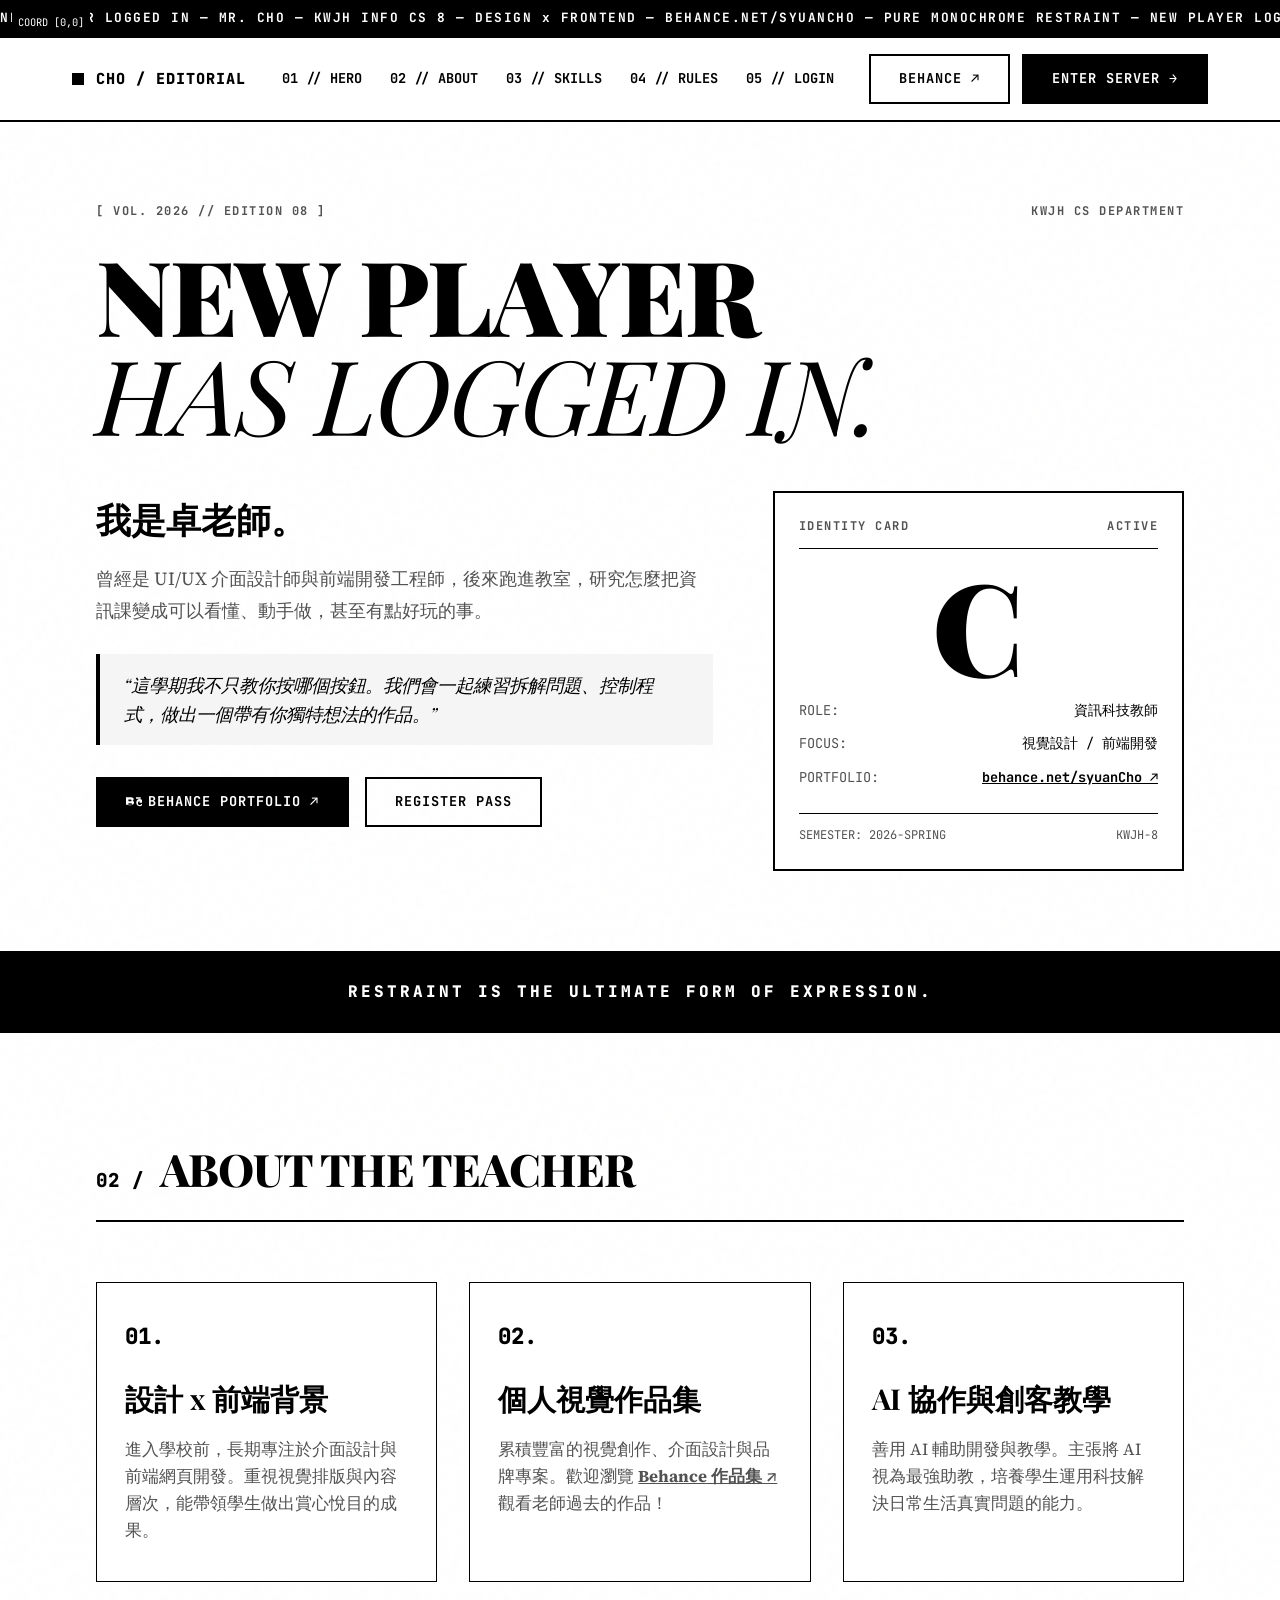
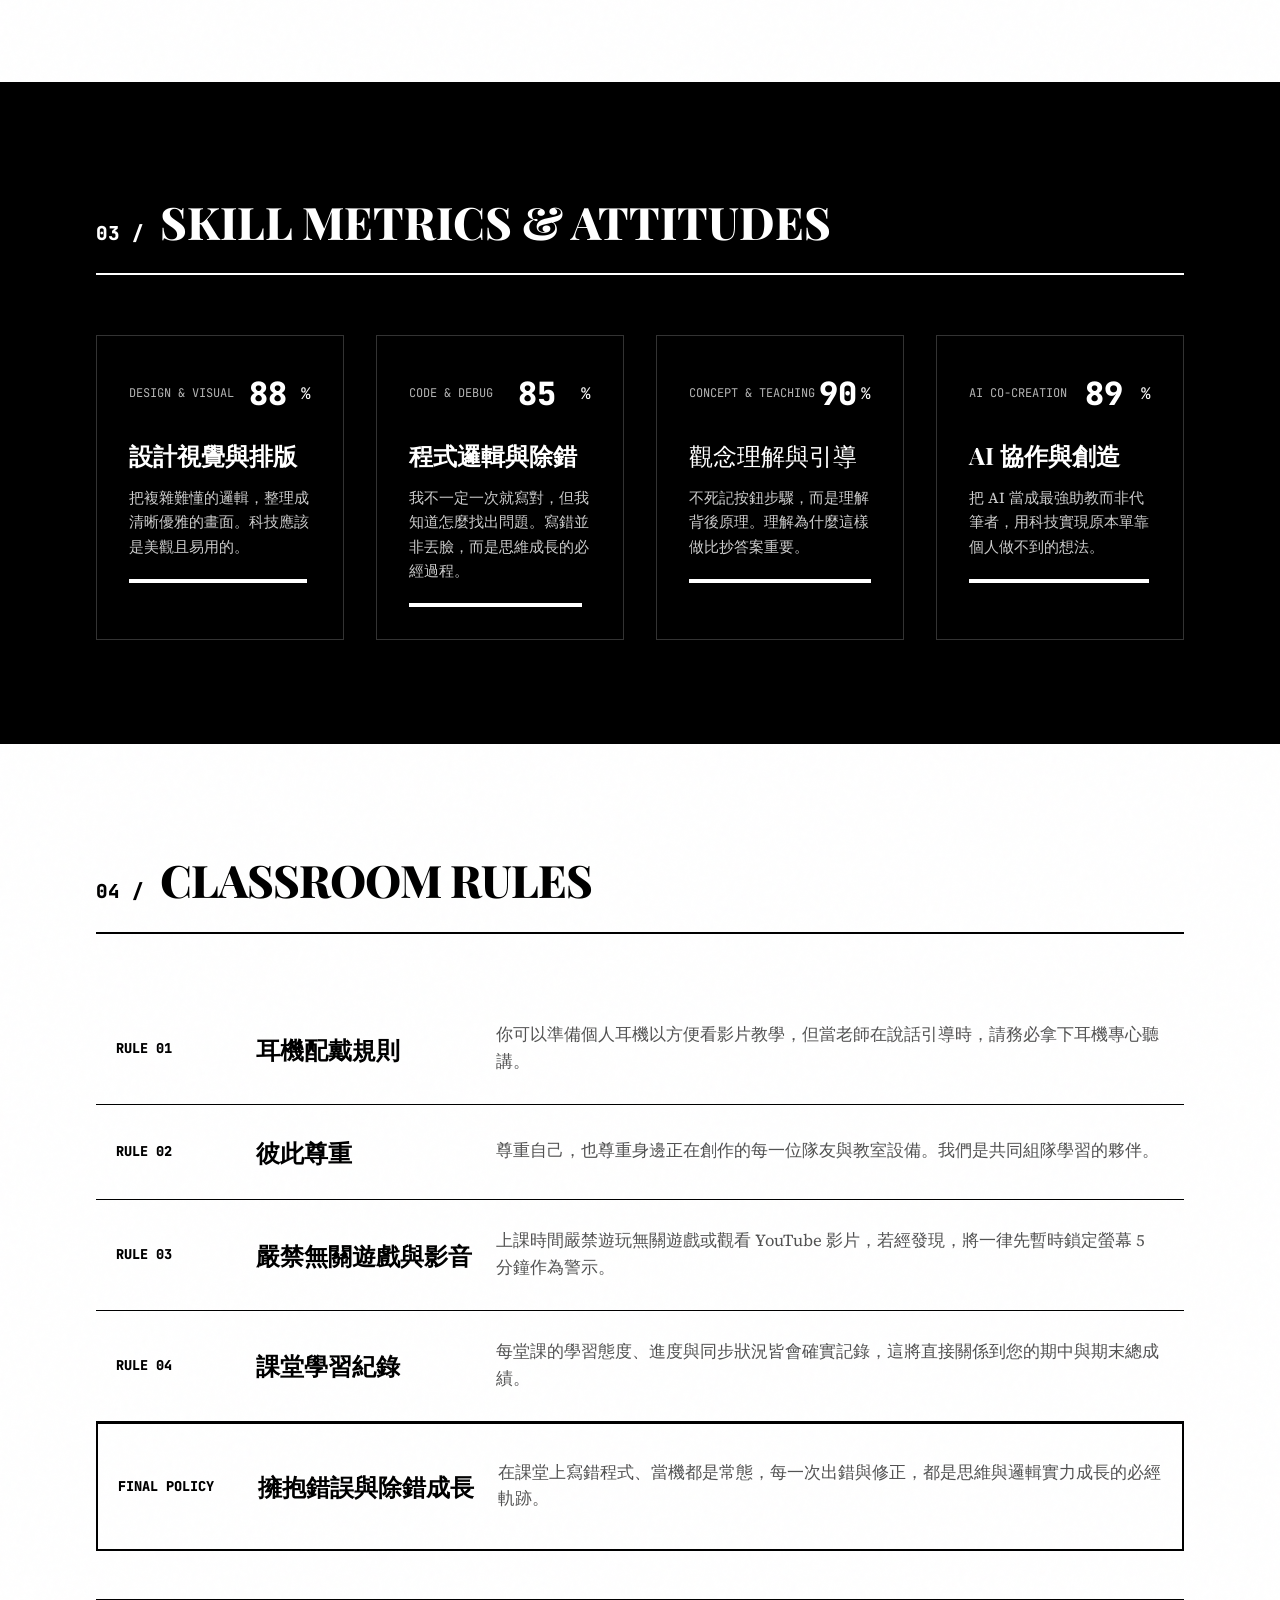
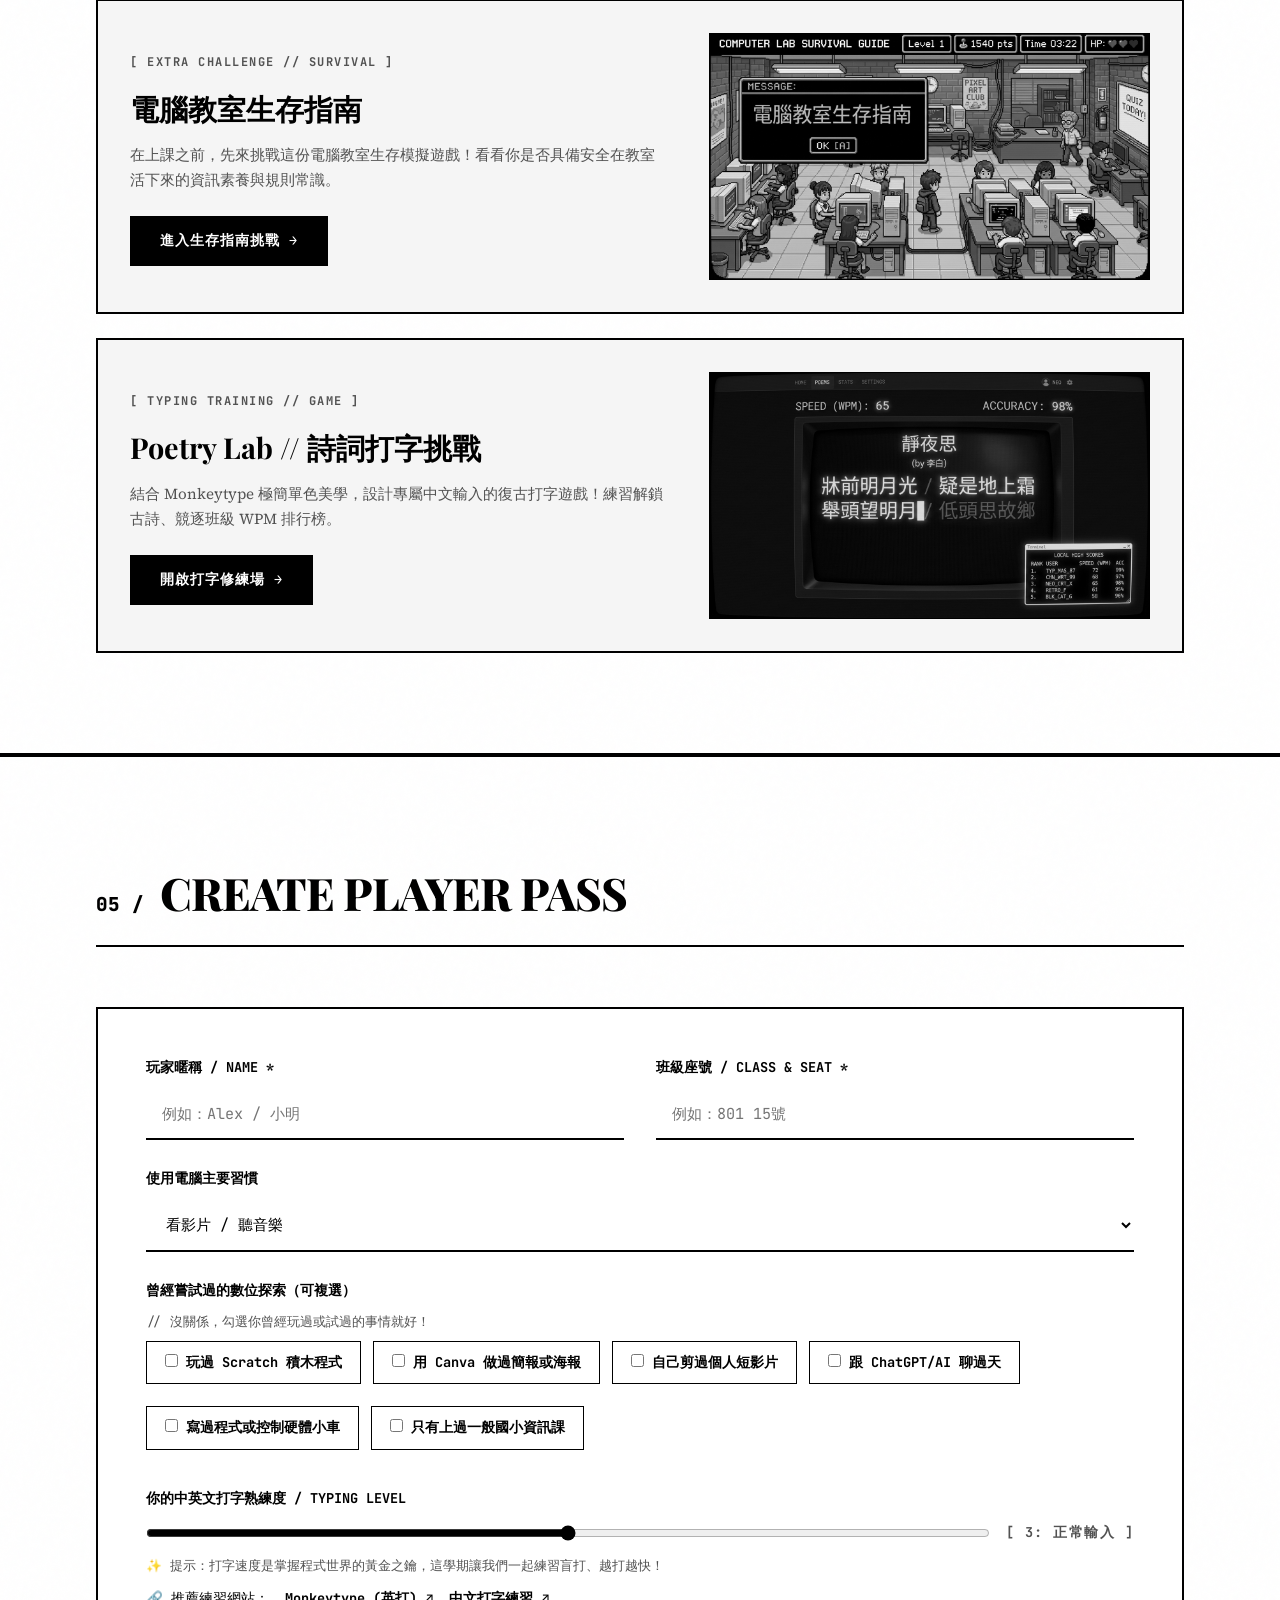
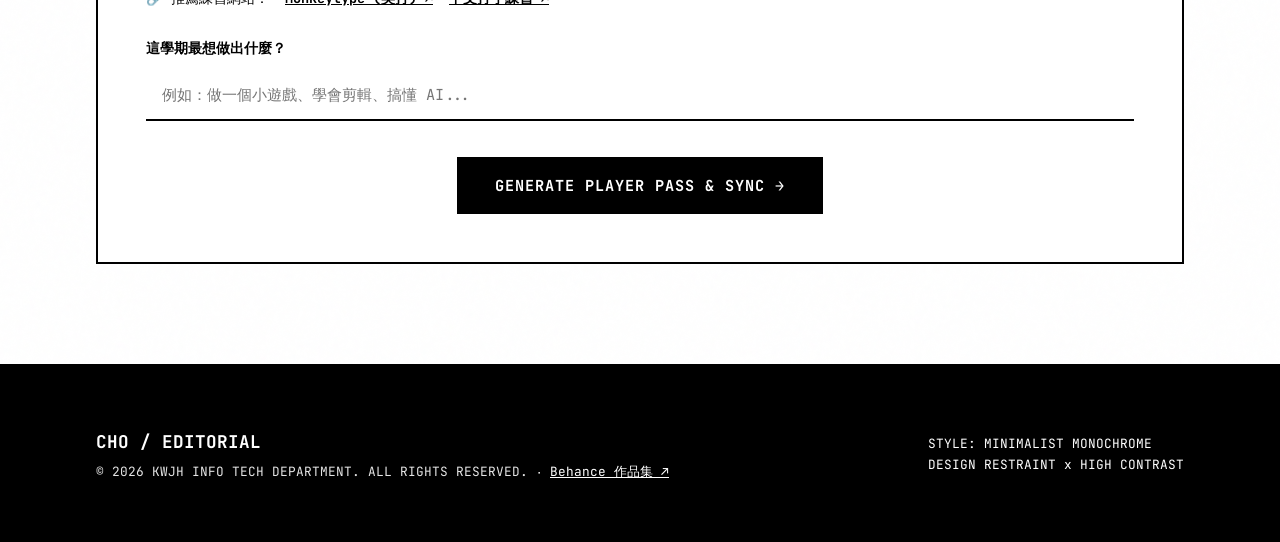
<file: index.html>
<!DOCTYPE html>
<html lang="zh-TW">
<head>
  <meta charset="UTF-8">
  <meta name="viewport" content="width=device-width, initial-scale=1.0">
  <title>CHO // MINIMALIST MONOCHROME PROFILE</title>
  <meta name="description" content="卓老師資訊科技課程極簡黑白雜誌風個人介紹頁面。">

  <!-- Google Fonts: Playfair Display + Source Serif 4 + JetBrains Mono -->
  <link rel="preconnect" href="https://fonts.googleapis.com">
  <link rel="preconnect" href="https://fonts.gstatic.com" crossorigin>
  <link href="https://fonts.googleapis.com/css2?family=JetBrains+Mono:wght@400;500;700;800&family=Playfair+Display:ital,wght@0,600;0,800;0,900;1,400;1,700;1,900&family=Source+Serif+4:ital,wght@0,400;0,600;0,700;1,400&family=Noto+Sans+TC:wght@400;500;700;900&display=swap" rel="stylesheet">

  <link rel="stylesheet" href="monochrome.css">
  <link rel="icon" type="image/x-icon" href="favicon.ico">
</head>
<body class="bg-noise-pattern">

  <!-- 十字準星游標跟隨器 -->
  <div id="crosshair-cursor" class="crosshair-cursor"></div>
  <div id="crosshair-label" class="crosshair-label">COORD [0,0]</div>

  <!-- 頂部跑馬燈公告條 -->
  <div class="marquee-strip">
    <div class="marquee-content">
      <span>NEW PLAYER LOGGED IN — MR. CHO — KWJH INFO CS 8 — DESIGN x FRONTEND — BEHANCE.NET/SYUANCHO — PURE MONOCHROME RESTRAINT — </span>
      <span>NEW PLAYER LOGGED IN — MR. CHO — KWJH INFO CS 8 — DESIGN x FRONTEND — BEHANCE.NET/SYUANCHO — PURE MONOCHROME RESTRAINT — </span>
    </div>
  </div>

  <!-- 頂部經典導覽列 -->
  <header class="mono-navbar">
    <div class="nav-inner">
      <div class="mono-brand">
        <span class="mono-square"></span>
        <span class="brand-text">CHO / EDITORIAL</span>
      </div>
      <nav class="mono-nav-links">
        <a href="#hero">01 // HERO</a>
        <a href="#about">02 // ABOUT</a>
        <a href="#skills">03 // SKILLS</a>
        <a href="#missions">04 // RULES</a>
        <a href="#student">05 // LOGIN</a>
      </nav>
      <div class="mono-nav-cta">
        <a href="https://www.behance.net/syuanCho" target="_blank" rel="noopener noreferrer" class="mono-btn btn-outline" title="BEHANCE PORTFOLIO" style="margin-right: 8px;">BEHANCE ↗</a>
        <a href="#student" class="mono-btn btn-primary">ENTER SERVER &rarr;</a>
      </div>
    </div>
  </header>

  <main>
    <!-- 第一幕：HERO 區塊 -->
    <section id="hero" class="hero-mono-section border-bottom-thick">
      <div class="container">
        <div class="mono-meta-header">
          <span class="mono-label">[ VOL. 2026 // EDITION 08 ]</span>
          <span class="mono-label">KWJH CS DEPARTMENT</span>
        </div>

        <h1 class="display-headline text-reveal">
          <span class="line-1">NEW PLAYER</span>
          <span class="line-2 italic-serif">HAS LOGGED IN.</span>
        </h1>

        <div class="hero-split-grid">
          <div class="hero-left-text">
            <h2 class="sub-serif-headline">我是卓老師。</h2>
            <p class="body-serif-text">
              曾經是 UI/UX 介面設計師與前端開發工程師，後來跑進教室，研究怎麼把資訊課變成可以看懂、動手做，甚至有點好玩的事。
            </p>
            <div class="quote-editorial-box">
              <p class="quote-text">
                &ldquo;這學期我不只教你按哪個按鈕。我們會一起練習拆解問題、控制程式，做出一個帶有你獨特想法的作品。&rdquo;
              </p>
            </div>
            <div class="hero-cta-group">
              <a href="https://www.behance.net/syuanCho" target="_blank" rel="noopener noreferrer" class="mono-btn btn-primary">
                <svg viewBox="0 0 24 24" width="16" height="16" fill="currentColor" style="margin-right:6px;"><path d="M22 7h-7V5h7v2zm-1.6 4c-1.3 0-2.4 1-2.4 2.8 0 1.9 1.1 2.8 2.5 2.8 1.1 0 2.1-.6 2.4-1.6h2.1c-.5 2.1-2.3 3.3-4.5 3.3-3.1 0-5.1-2.1-5.1-5.4 0-3.2 2-5.4 5.1-5.4 3 0 4.8 2.1 4.8 5.1v.7h-4.9zm0-1.8c.9 0 1.6.5 1.7 1.4h-3.4c.1-.9.8-1.4 1.7-1.4zM7.2 13.7H3.6v3.1h3.7c1 0 1.7-.5 1.7-1.5 0-1.1-.7-1.6-1.8-1.6zm-3.6-5.4v2.7h3.3c.9 0 1.5-.4 1.5-1.3 0-.9-.6-1.4-1.5-1.4H3.6zM0 5h7.6c2.4 0 3.9 1.1 3.9 2.7 0 1.2-.6 2.1-1.6 2.5 1.3.4 2.1 1.4 2.1 2.8 0 2-1.7 3.3-4.3 3.3H0V5z"/></svg>
                BEHANCE PORTFOLIO ↗
              </a>
              <a href="#student" class="mono-btn btn-outline">REGISTER PASS</a>
            </div>
          </div>

          <div class="hero-right-card">
            <div class="editorial-card-wrapper border-medium">
              <div class="card-tag-header border-bottom-thin">
                <span class="mono-label">IDENTITY CARD</span>
                <span class="mono-label">ACTIVE</span>
              </div>
              <div class="card-main-content">
                <div class="big-initial">C</div>
                <div class="card-details">
                  <div class="detail-row">
                    <span class="key">ROLE:</span>
                    <span class="val font-bold">資訊科技教師</span>
                  </div>
                  <div class="detail-row">
                    <span class="key">FOCUS:</span>
                    <span class="val">視覺設計 / 前端開發</span>
                  </div>
                  <div class="detail-row">
                    <span class="key">PORTFOLIO:</span>
                    <span class="val"><a href="https://www.behance.net/syuanCho" target="_blank" rel="noopener noreferrer" style="color:var(--fg-black); font-weight:700;">behance.net/syuanCho ↗</a></span>
                  </div>
                </div>
              </div>
              <div class="card-footer-bar border-top-thin">
                <span>SEMESTER: 2026-SPRING</span>
                <span>KWJH-8</span>
              </div>
            </div>
          </div>
        </div>
      </div>
    </section>

    <!-- 超大單行滿版橫幅 -->
    <div class="banner-statement border-bottom-thick bg-lines-pattern">
      <div class="container">
        <p class="banner-text">RESTRAINT IS THE ULTIMATE FORM OF EXPRESSION.</p>
      </div>
    </div>

    <!-- 第二幕：簡約經歷 (ABOUT ME) -->
    <section id="about" class="section-mono border-bottom-thick">
      <div class="container">
        <div class="section-title-wrapper border-bottom-medium">
          <span class="section-number">02 /</span>
          <h2 class="section-heading-serif">ABOUT THE TEACHER</h2>
        </div>

        <div class="about-cards-grid">
          <div class="mono-card border-thin draw-line-on-scroll">
            <span class="card-num">01.</span>
            <h3 class="card-heading-serif">設計 x 前端背景</h3>
            <p class="card-body-text">
              進入學校前，長期專注於介面設計與前端網頁開發。重視視覺排版與內容層次，能帶領學生做出賞心悅目的成果。
            </p>
          </div>

          <div class="mono-card border-thin draw-line-on-scroll">
            <span class="card-num">02.</span>
            <h3 class="card-heading-serif">個人視覺作品集</h3>
            <p class="card-body-text">
              累積豐富的視覺創作、介面設計與品牌專案。歡迎瀏覽 <a href="https://www.behance.net/syuanCho" target="_blank" rel="noopener noreferrer" style="color:inherit; font-weight:700; text-decoration:underline;">Behance 作品集 ↗</a> 觀看老師過去的作品！
            </p>
          </div>

          <div class="mono-card border-thin draw-line-on-scroll">
            <span class="card-num">03.</span>
            <h3 class="card-heading-serif">AI 協作與創客教學</h3>
            <p class="card-body-text">
              善用 AI 輔助開發與教學。主張將 AI 視為最強助教，培養學生運用科技解決日常生活真實問題的能力。
            </p>
          </div>
        </div>
      </div>
    </section>

    <!-- 第三幕：技能指標 (SKILL ATTRIBUTES - INVERTED SECTION) -->
    <section id="skills" class="section-mono section-inverted border-bottom-thick">
      <div class="container">
        <div class="section-title-wrapper border-bottom-medium-inverted">
          <span class="section-number-inverted">03 /</span>
          <h2 class="section-heading-serif-inverted">SKILL METRICS & ATTITUDES</h2>
        </div>

        <div class="skills-mono-grid">
          <!-- 技能卡片 1 -->
          <div class="mono-card-inverted border-thin-inverted">
            <div class="metric-header">
              <span class="metric-label">DESIGN & VISUAL</span>
              <span class="metric-val counter-num" data-target="98">0</span>%
            </div>
            <h3 class="metric-title-serif">設計視覺與排版</h3>
            <p class="metric-body">把複雜難懂的邏輯，整理成清晰優雅的畫面。科技應該是美觀且易用的。</p>
            <div class="rule-line-fill" data-width="98%"></div>
          </div>

          <!-- 技能卡片 2 -->
          <div class="mono-card-inverted border-thin-inverted">
            <div class="metric-header">
              <span class="metric-label">CODE & DEBUG</span>
              <span class="metric-val counter-num" data-target="95">0</span>%
            </div>
            <h3 class="metric-title-serif">程式邏輯與除錯</h3>
            <p class="metric-body">我不一定一次就寫對，但我知道怎麼找出問題。寫錯並非丟臉，而是思維成長的必經過程。</p>
            <div class="rule-line-fill" data-width="95%"></div>
          </div>

          <!-- 技能卡片 3 -->
          <div class="mono-card-inverted border-thin-inverted">
            <div class="metric-header">
              <span class="metric-label">CONCEPT & TEACHING</span>
              <span class="metric-val counter-num" data-target="100">0</span>%
            </div>
            <div class="metric-title-serif">觀念理解與引導</div>
            <p class="metric-body">不死記按鈕步驟，而是理解背後原理。理解為什麼這樣做比抄答案重要。</p>
            <div class="rule-line-fill" data-width="100%"></div>
          </div>

          <!-- 技能卡片 4 -->
          <div class="mono-card-inverted border-thin-inverted">
            <div class="metric-header">
              <span class="metric-label">AI CO-CREATION</span>
              <span class="metric-val counter-num" data-target="99">0</span>%
            </div>
            <h3 class="metric-title-serif">AI 協作與創造</h3>
            <p class="metric-body">把 AI 當成最強助教而非代筆者，用科技實現原本單靠個人做不到的想法。</p>
            <div class="rule-line-fill" data-width="99%"></div>
          </div>
        </div>
      </div>
    </section>

    <!-- 第四幕：上課注意事項 (CLASSROOM RULES) -->
    <section id="missions" class="section-mono border-bottom-thick">
      <div class="container">
        <div class="section-title-wrapper border-bottom-medium">
          <span class="section-number">04 /</span>
          <h2 class="section-heading-serif">CLASSROOM RULES</h2>
        </div>

        <div class="missions-editorial-list">
          <div class="mission-row border-bottom-thin hover-invert">
            <span class="m-code">RULE 01</span>
            <h3 class="m-title">耳機配戴規則</h3>
            <p class="m-desc">你可以準備個人耳機以方便看影片教學，但當老師在說話引導時，請務必拿下耳機專心聽講。</p>
          </div>

          <div class="mission-row border-bottom-thin hover-invert">
            <span class="m-code">RULE 02</span>
            <h3 class="m-title">彼此尊重</h3>
            <p class="m-desc">尊重自己，也尊重身邊正在創作的每一位隊友與教室設備。我們是共同組隊學習的夥伴。</p>
          </div>

          <div class="mission-row border-bottom-thin hover-invert">
            <span class="m-code">RULE 03</span>
            <h3 class="m-title">嚴禁無關遊戲與影音</h3>
            <p class="m-desc">上課時間嚴禁遊玩無關遊戲或觀看 YouTube 影片，若經發現，將一律先暫時鎖定螢幕 5 分鐘作為警示。</p>
          </div>

          <div class="mission-row border-bottom-thin hover-invert">
            <span class="m-code">RULE 04</span>
            <h3 class="m-title">課堂學習紀錄</h3>
            <p class="m-desc">每堂課的學習態度、進度與同步狀況皆會確實記錄，這將直接關係到您的期中與期末總成績。</p>
          </div>

          <div class="mission-row final-row border-medium hover-invert">
            <span class="m-code final-code">FINAL POLICY</span>
            <h3 class="m-title">擁抱錯誤與除錯成長</h3>
            <p class="m-desc">在課堂上寫錯程式、當機都是常態，每一次出錯與修正，都是思維與邏輯實力成長的必經軌跡。</p>
          </div>
        </div>

        <!-- 電腦教室生存指南挑戰區塊 -->
        <div class="lab-survival-block border-medium">
          <div class="survival-info">
            <span class="mono-label">[ EXTRA CHALLENGE // SURVIVAL ]</span>
            <h3 class="serif-headline" style="font-size: 1.8rem; margin: 12px 0; font-family: 'Playfair Display', serif;">電腦教室生存指南</h3>
            <p class="body-serif-text" style="font-size: 0.95rem; line-height: 1.6; margin-bottom: 24px;">
              在上課之前，先來挑戰這份電腦教室生存模擬遊戲！看看你是否具備安全在教室活下來的資訊素養與規則常識。
            </p>
            <a href="https://computer-lab-survival.camellia-ways1983.workers.dev/" target="_blank" rel="noopener noreferrer" class="mono-btn btn-primary" style="display: inline-flex; align-items: center;">
              進入生存指南挑戰 &rarr;
            </a>
          </div>
          <div class="survival-screenshot border-thin">
            <img src="lab_survival.jpg" alt="電腦教室生存指南">
          </div>
        </div>

        <!-- 古詩詞打字修練場區塊 -->
        <div class="lab-survival-block border-medium" style="margin-top: 24px;">
          <div class="survival-info">
            <span class="mono-label">[ TYPING TRAINING // GAME ]</span>
            <h3 class="serif-headline" style="font-size: 1.8rem; margin: 12px 0; font-family: 'Playfair Display', serif;">Poetry Lab // 詩詞打字挑戰</h3>
            <p class="body-serif-text" style="font-size: 0.95rem; line-height: 1.6; margin-bottom: 24px;">
              結合 Monkeytype 極簡單色美學，設計專屬中文輸入的復古打字遊戲！練習解鎖古詩、競逐班級 WPM 排行榜。
            </p>
            <a href="typing-game/index.html" class="mono-btn btn-primary" style="display: inline-flex; align-items: center;">
              開啟打字修練場 &rarr;
            </a>
          </div>
          <div class="survival-screenshot border-thin">
            <img src="typing_game_screenshot.jpg" alt="詩詞打字挑戰">
          </div>
        </div>

      </div>
    </section>

    <!-- 第五幕：學生玩家登記表單 (STUDENT LOGIN) -->
    <section id="student" class="section-mono border-bottom-thick">
      <div class="container">
        <div class="section-title-wrapper border-bottom-medium">
          <span class="section-number">05 /</span>
          <h2 class="section-heading-serif">CREATE PLAYER PASS</h2>
        </div>

        <div class="mono-form-wrapper border-medium">
          <form id="mono-player-form" onsubmit="return false;">
            <div class="form-grid-2">
              <div class="mono-form-group">
                <label for="m-name">玩家暱稱 / NAME <span class="req">*</span></label>
                <input type="text" id="m-name" class="mono-input" placeholder="例如：Alex / 小明" required>
              </div>

              <div class="mono-form-group">
                <label for="m-class">班級座號 / CLASS & SEAT <span class="req">*</span></label>
                <input type="text" id="m-class" class="mono-input" placeholder="例如：801 15號" required>
              </div>
            </div>

            <div class="mono-form-group">
              <label for="m-usage">使用電腦主要習慣</label>
              <select id="m-usage" class="mono-select">
                <option value="看影片 / 聽音樂">看影片 / 聽音樂</option>
                <option value="打遊戲 / 電競">打遊戲 / 電競</option>
                <option value="繪圖 / 創作者">繪圖 / 創作者</option>
                <option value="做報告 / 學習">做報告 / 學習</option>
                <option value="寫程式 / 探索科技">寫程式 / 探索科技</option>
                <option value="其他">其他...</option>
              </select>
              <div id="other-usage-group" class="mono-form-group" style="display: none; margin-top: 12px;">
                <label for="m-usage-other">請說明你的電腦習慣 / OTHER HABIT</label>
                <input type="text" id="m-usage-other" class="mono-input" placeholder="例如：寫音樂、做 3D 建模、看動畫...">
              </div>
            </div>

            <div class="mono-form-group">
              <label>曾經嘗試過的數位探索（可複選）</label>
              <span class="input-hint" style="display: block; font-family: var(--font-mono); font-size: 0.8rem; color: var(--fg-muted); margin-bottom: 8px;">// 沒關係，勾選你曾經玩過或試過的事情就好！</span>
              <div class="mono-checkbox-group">
                <label class="mono-chip"><input type="checkbox" name="m-tools" value="玩過 Scratch 積木程式"> 玩過 Scratch 積木程式</label>
                <label class="mono-chip"><input type="checkbox" name="m-tools" value="用 Canva 做過簡報或海報"> 用 Canva 做過簡報或海報</label>
                <label class="mono-chip"><input type="checkbox" name="m-tools" value="自己剪過個人短影片"> 自己剪過個人短影片</label>
                <label class="mono-chip"><input type="checkbox" name="m-tools" value="跟 ChatGPT/AI 聊過天"> 跟 ChatGPT/AI 聊過天</label>
                <label class="mono-chip"><input type="checkbox" name="m-tools" value="寫過程式或控制硬體小車"> 寫過程式或控制硬體小車</label>
                <label class="mono-chip"><input type="checkbox" name="m-tools" value="只有上過一般國小資訊課"> 只有上過一般國小資訊課</label>
              </div>
            </div>

            <div class="mono-form-group">
              <label for="m-typing">你的中英文打字熟練度 / TYPING LEVEL</label>
              <div class="typing-slider-wrapper" style="display: flex; align-items: center; gap: 16px; margin: 12px 0;">
                <input type="range" id="m-typing" min="1" max="5" value="3" class="mono-slider" style="flex-grow: 1; accent-color: var(--fg-black); cursor: pointer;">
                <span id="typing-level-badge" class="mono-label" style="min-width: 120px; text-align: right; font-size: 0.85rem;">[ 3: 正常輸入 ]</span>
              </div>
              <span class="input-hint" style="display: block; font-family: var(--font-mono); font-size: 0.8rem; color: var(--fg-muted); margin-top: 4px;">
                ✨ 提示：打字速度是掌握程式世界的黃金之鑰，這學期讓我們一起練習盲打、越打越快！
              </span>
              <div class="typing-practice-links" style="display: flex; gap: 16px; margin-top: 12px; font-family: var(--font-mono); font-size: 0.85rem;">
                <span>🔗 推薦練習網站：</span>
                <a href="https://monkeytype.com/" target="_blank" rel="noopener noreferrer" style="color: var(--fg-black); font-weight: 700; text-decoration: underline;">Monkeytype (英打) ↗</a>
                <a href="https://typing.tw/" target="_blank" rel="noopener noreferrer" style="color: var(--fg-black); font-weight: 700; text-decoration: underline;">中文打字練習 ↗</a>
              </div>
            </div>

            <div class="mono-form-group">
              <label for="m-wish">這學期最想做出什麼？</label>
              <input type="text" id="m-wish" class="mono-input" placeholder="例如：做一個小遊戲、學會剪輯、搞懂 AI...">
            </div>

            <div class="form-action-center">
              <button type="submit" id="generate-pass-btn" class="mono-btn btn-primary btn-large">
                GENERATE PLAYER PASS & SYNC &rarr;
              </button>
            </div>
          </form>

          <!-- 生成之黑白實體風格通行證 -->
          <div id="mono-pass-result" class="mono-pass-result" style="display:none;">
            <div class="pass-box border-thick" id="printable-pass">
              <div class="pass-top-bar border-bottom-thin">
                <span>KWJH INFO CS 8 // PLAYER PASS</span>
                <span class="pass-badge-label">[ VERIFIED ]</span>
              </div>
              <div class="pass-inner-grid">
                <div class="pass-photo-box border-thin">
                  <span id="pass-char">P</span>
                </div>
                <div class="pass-details-list">
                  <p><strong>NAME:</strong> <span id="res-name">--</span></p>
                  <p><strong>CLASS:</strong> <span id="res-class">--</span></p>
                  <p><strong>USAGE:</strong> <span id="res-usage">--</span></p>
                  <p><strong>TOOLS:</strong> <span id="res-tools">--</span></p>
                  <p><strong>WISH:</strong> <span id="res-wish">--</span></p>
                </div>
              </div>
              <div class="pass-bot-bar border-top-thin">
                <span>INSTRUCTOR: MR. CHO // PORTFOLIO: BEHANCE.NET/SYUANCHO</span>
                <span class="barcode">||||| ||| |||||| ||||</span>
              </div>
            </div>

            <div class="pass-btn-group">
              <button id="print-mono-btn" class="mono-btn btn-primary">PRINT / SAVE PASS</button>
              <button id="edit-mono-btn" class="mono-btn btn-outline">EDIT DATA</button>
            </div>
          </div>
        </div>
      </div>
    </section>
  </main>

  <footer class="mono-footer">
    <div class="container">
      <div class="footer-grid">
        <div class="footer-left">
          <h3>CHO / EDITORIAL</h3>
          <p>© 2026 KWJH INFO TECH DEPARTMENT. ALL RIGHTS RESERVED. 
            ‧ <a href="https://www.behance.net/syuanCho" target="_blank" rel="noopener noreferrer" style="color:var(--bg-white);">Behance 作品集 ↗</a>
          </p>
        </div>
        <div class="footer-right">
          <p class="font-mono">STYLE: MINIMALIST MONOCHROME</p>
          <p class="font-mono">DESIGN RESTRAINT x HIGH CONTRAST</p>
        </div>
      </div>
    </div>
  </footer>

  <script src="monochrome.js"></script>
</body>
</html>
</file>
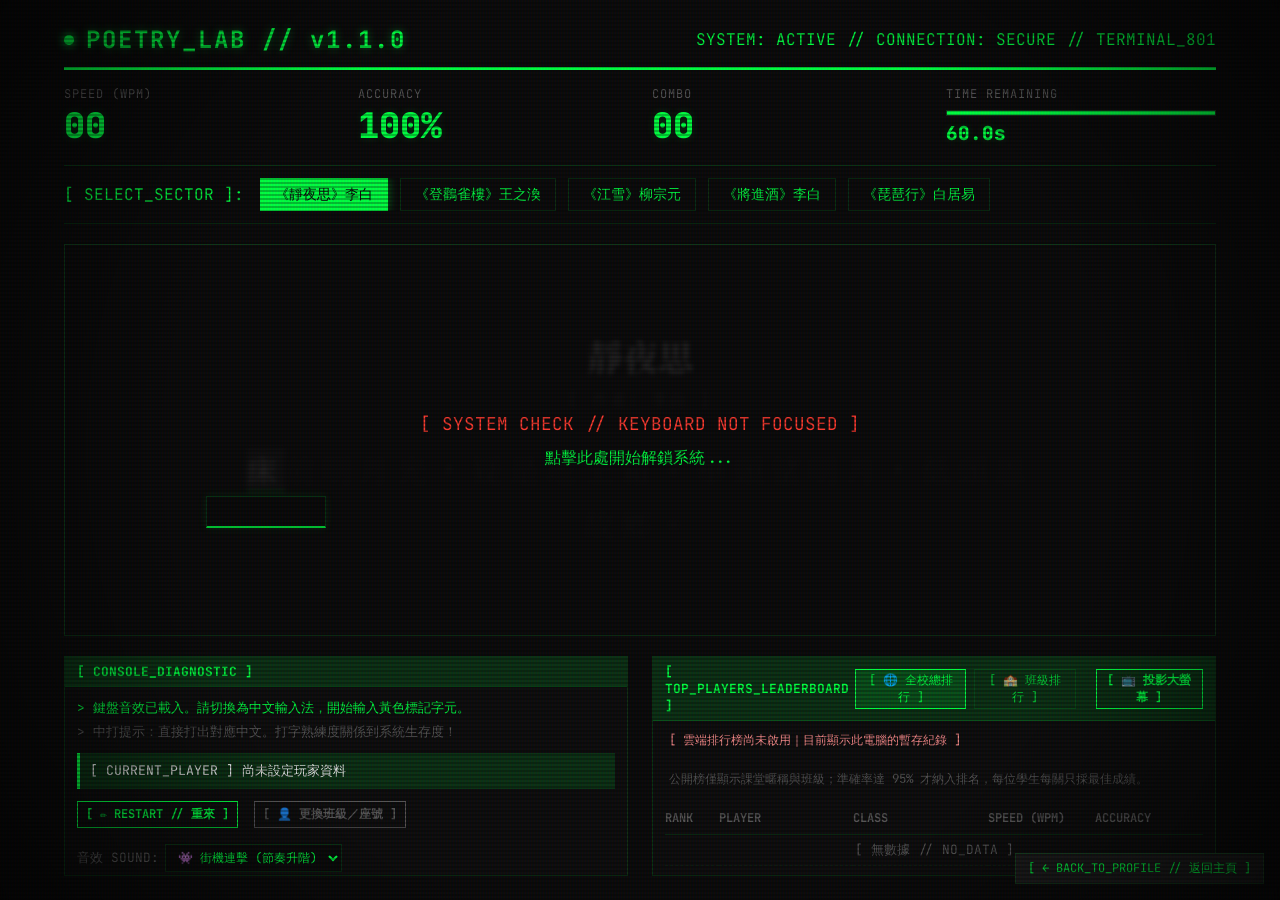
<file: typing-game/index.html>
<!DOCTYPE html>
<html lang="zh-Hant-TW">
<head>
  <meta charset="UTF-8">
  <meta name="viewport" content="width=device-width, initial-scale=1.0">
  <title>POETRY LAB // 復古詩詞打字生存挑戰</title>
  
  <!-- Google Fonts: Orbitron & JetBrains Mono -->
  <link rel="preconnect" href="https://fonts.googleapis.com">
  <link rel="preconnect" href="https://fonts.gstatic.com" crossorigin>
  <link href="https://fonts.googleapis.com/css2?family=JetBrains+Mono:wght@300;400;700&family=Orbitron:wght@400;700;900&family=Noto+Serif+TC:wght@400;700;900&display=swap" rel="stylesheet">
  
  <link rel="stylesheet" href="style.css">
  <link rel="icon" href="favicon.ico" type="image/x-icon">
</head>
<body class="retro-theme">
  <!-- CRT 掃描線效果疊加層 -->
  <div class="crt-overlay"></div>

  <div class="game-container">
    <!-- 頂部標題與主機狀態 -->
    <header class="game-header border-bottom-medium">
      <div class="brand">
        <span class="pulse-dot"></span>
        <h1 class="font-display">POETRY_LAB // v1.1.0</h1>
      </div>
      <div class="sys-status font-mono">
        SYSTEM: ACTIVE // CONNECTION: SECURE // TERMINAL_801
      </div>
    </header>

    <!-- 遊戲資訊 HUD 面板 -->
    <section class="hud-panel border-bottom-thin">
      <div class="hud-item">
        <span class="hud-label font-mono">SPEED (WPM)</span>
        <span id="stat-wpm" class="hud-val font-display">000</span>
      </div>
      <div class="hud-item">
        <span class="hud-label font-mono">ACCURACY</span>
        <span id="stat-acc" class="hud-val font-display">100%</span>
      </div>
      <div class="hud-item">
        <span class="hud-label font-mono">COMBO</span>
        <span id="stat-combo" class="hud-val font-display">00</span>
      </div>
      <div class="hud-item">
        <span class="hud-label font-mono">TIME REMAINING</span>
        <div class="progress-bar-wrapper">
          <div id="time-bar" class="progress-bar" style="width: 100%;"></div>
        </div>
        <span id="stat-time" class="hud-val font-display" style="font-size: 1.2rem; margin-top: 4px;">60.0s</span>
      </div>
    </section>

    <!-- 關卡與古詩選擇器 -->
    <section class="level-selector border-bottom-thin">
      <span class="mono-label font-mono">[ SELECT_SECTOR ]:</span>
      <div class="level-btns">
        <button class="level-btn active" data-id="0">《靜夜思》李白</button>
        <button class="level-btn" data-id="1">《登鸛雀樓》王之渙</button>
        <button class="level-btn" data-id="2">《江雪》柳宗元</button>
        <button class="level-btn" data-id="3">《將進酒》李白</button>
        <button class="level-btn" data-id="4">《琵琶行》白居易</button>
      </div>
    </section>

    <!-- 打字核心區塊 -->
    <main class="typing-arena" id="typing-trigger-zone">
      <!-- 提示點擊開始聚焦 -->
      <div id="focus-alert" class="focus-overlay">
        <div class="focus-alert-content font-mono">
          <p>[ SYSTEM CHECK // KEYBOARD NOT FOCUSED ]</p>
          <span class="pulse-text">點擊此處開始解鎖系統...</span>
        </div>
      </div>

      <!-- 詩詞渲染區，設為 position: relative 作為定位錨點 -->
      <div class="poem-wrapper" style="position: relative;">
        <h2 id="poem-title" class="poem-header"></h2>
        <div id="poem-author" class="poem-sub"></div>
        <div id="text-display" class="typing-text-display">
          <!-- 字元會動態在這裡生成 -->
        </div>
        <!-- 覆蓋型輸入框移到此處（與 text-display 是兄弟關係，不會被 initGame 清空） -->
        <input type="text" id="typing-input" autocomplete="off" autofocus>
      </div>
    </main>

    <!-- 下方控制台與排行榜 -->
    <footer class="game-footer grid-2">
      <!-- 控制按鈕與提示 -->
      <div class="console-box border-thin font-mono">
        <div class="box-title">[ CONSOLE_DIAGNOSTIC ]</div>
        <div class="console-body">
          <p class="status-msg">&gt; 鍵盤音效已載入。請切換為中文輸入法，開始輸入黃色標記字元。</p>
          <p class="status-msg text-dim">&gt; 中打提示：直接打出對應中文。打字熟練度關係到系統生存度！</p>
          <div id="current-player-profile" class="current-player-profile" role="status" aria-live="polite">
            [ CURRENT_PLAYER ] 尚未設定玩家資料
          </div>
          <div class="console-actions" style="display: flex; gap: 16px; align-items: center; flex-wrap: wrap;">
            <button id="reset-game-btn" class="retro-btn btn-sm">[ ✏️ RESTART // 重來 ]</button>
            <button id="edit-player-btn" class="retro-btn btn-sm btn-outline">[ 👤 更換班級／座號 ]</button>
            <div style="display: flex; align-items: center; gap: 6px;">
              <span class="text-dim">音效 SOUND:</span>
              <select id="sound-mode-select" class="class-select-mini" style="padding: 4px 8px; font-size: 0.75rem; cursor: pointer;">
                <option value="retro-beep" selected>👾 街機連擊 (節奏升階)</option>
                <option value="silent">🔇 靜音模式</option>
              </select>
            </div>
          </div>
        </div>
      </div>

      <!-- Google Sheets 雲端排行榜 -->
      <div id="leaderboard-container" class="leaderboard-box border-thin font-mono">
        <div class="box-title-container">
          <span class="box-title">[ TOP_PLAYERS_LEADERBOARD ]</span>
          <div class="leaderboard-tabs">
            <button id="tab-all-grade" class="tab-btn active">[ 🌐 全校總排行 ]</button>
            <button id="tab-class-only" class="tab-btn">[ 🏫 班級排行 ]</button>
            <select id="leaderboard-class-select" class="class-select-mini" style="display: none;">
              <option value="801">801 班</option>
              <option value="802">802 班</option>
              <option value="803">803 班</option>
              <option value="804">804 班</option>
              <option value="805">805 班</option>
              <option value="806">806 班</option>
              <option value="807">807 班</option>
              <option value="808">808 班</option>
              <option value="809">809 班</option>
              <option value="810">810 班</option>
              <option value="811">811 班</option>
              <option value="812">812 班</option>
              <option value="813">813 班</option>
              <option value="814">814 班</option>
              <option value="815">815 班</option>
              <option value="816">816 班</option>
              <option value="817">817 班</option>
              <option value="818">818 班</option>
            </select>
            <button id="toggle-fullscreen-btn" class="retro-btn btn-sm" style="margin-left: 12px; padding: 2px 6px;">[ 📺 投影大螢幕 ]</button>
          </div>
        </div>
        <p id="leaderboard-status" class="leaderboard-status" role="status" aria-live="polite">[ 正在載入排行榜… ]</p>
        <p class="leaderboard-note">公開榜僅顯示課堂暱稱與班級；準確率達 95% 才納入排名，每位學生每關只採最佳成績。</p>
        <div class="leaderboard-body">
          <table class="leaderboard-table">
            <thead>
              <tr>
                <th style="width: 10%;">RANK</th>
                <th style="width: 25%;">PLAYER</th>
                <th style="width: 25%;">CLASS</th>
                <th style="width: 20%;">SPEED (WPM)</th>
                <th style="width: 20%;">ACCURACY</th>
              </tr>
            </thead>
            <tbody id="leaderboard-rows">
              <!-- 排行榜資料動態生成 -->
            </tbody>
          </table>
        </div>
      </div>
    </footer>
  </div>

  <!-- 成績登記對話框 (Modal) -->
  <div id="score-modal" class="modal-overlay" role="dialog" aria-modal="true" aria-labelledby="score-modal-title" style="display: none;">
    <div class="modal-content border-medium font-mono">
      <h3 id="score-modal-title" class="modal-title font-display">[ QUEST_COMPLETED // 任務解鎖成功 ]</h3>
      <div class="modal-body">
        <p id="score-modal-intro">你已成功完成挑戰！請登記你的玩家資料：</p>
        <div class="form-row">
          <label for="player-name">呼號 NAME:</label>
          <input type="text" id="player-name" class="retro-input" placeholder="例如：PixelFox（請勿填真名）" maxlength="20" required>
        </div>
        <div class="form-row">
          <label for="player-class">班級座號 CLASS:</label>
          <input type="text" id="player-class" class="retro-input" placeholder="例如：801 15號" pattern="(80[1-9]|81[0-8])[^0-9]*[0-9]{1,2}號?" aria-describedby="score-form-hint" required>
        </div>
        <p id="score-form-hint" class="form-hint">班級限 801～818；完整座號只供教師紀錄，公開榜不顯示座號。</p>
        <div id="score-stats-summary" class="stats-summary border-thin">
          <p>打字速度 / SPEED: <strong id="modal-wpm">0</strong> WPM</p>
          <p>準確率 / ACCURACY: <strong id="modal-acc">100%</strong></p>
        </div>
      </div>
      <div class="modal-footer">
        <button id="submit-score-btn" class="retro-btn">[ 💾 儲存本次成績 ]</button>
        <button id="close-modal-btn" class="retro-btn btn-outline">[ DISMISS ]</button>
      </div>
      <p id="score-submit-status" class="form-hint" role="status" aria-live="polite"></p>
    </div>
  </div>

  <!-- 回首頁按鈕 -->
  <a href="../index.html" class="back-home-badge font-mono">[ &larr; BACK_TO_PROFILE // 返回主頁 ]</a>

  <script src="script.js?v=1.1.0"></script>
</body>
</html>
</file>
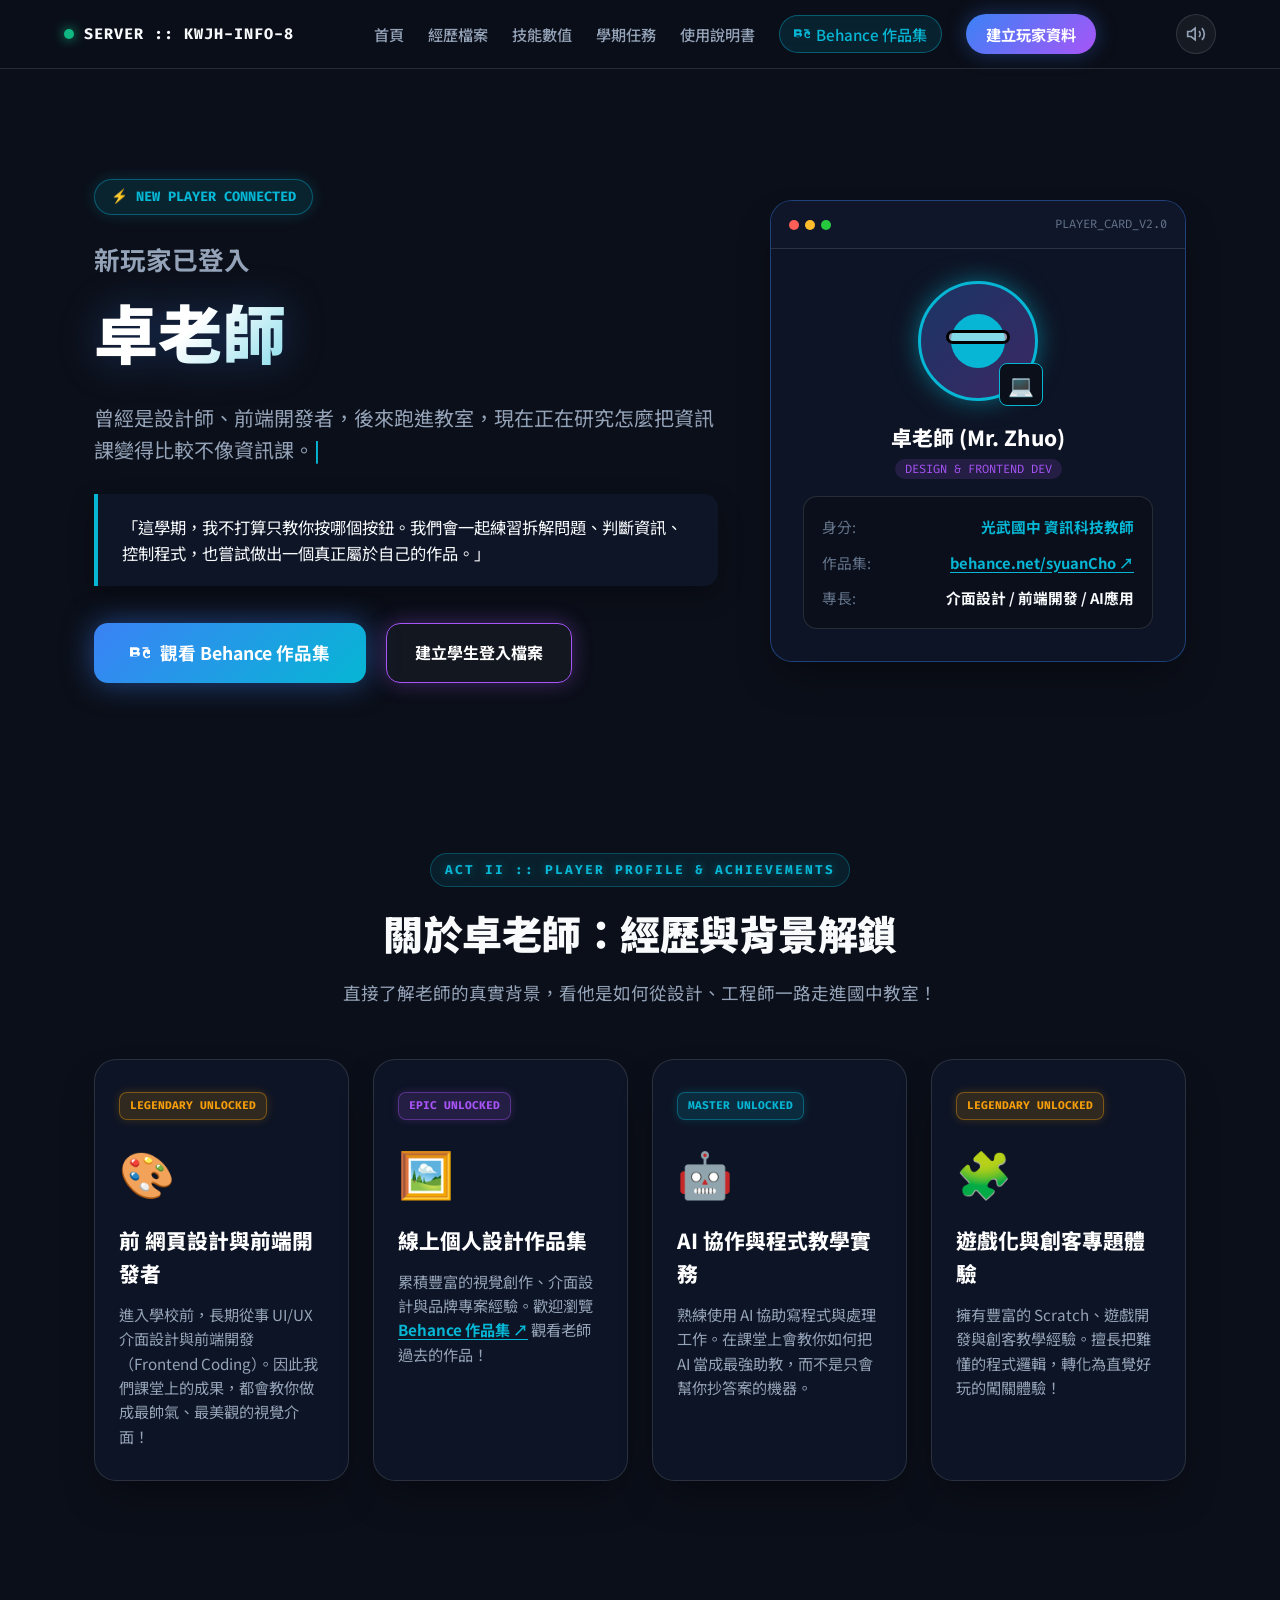
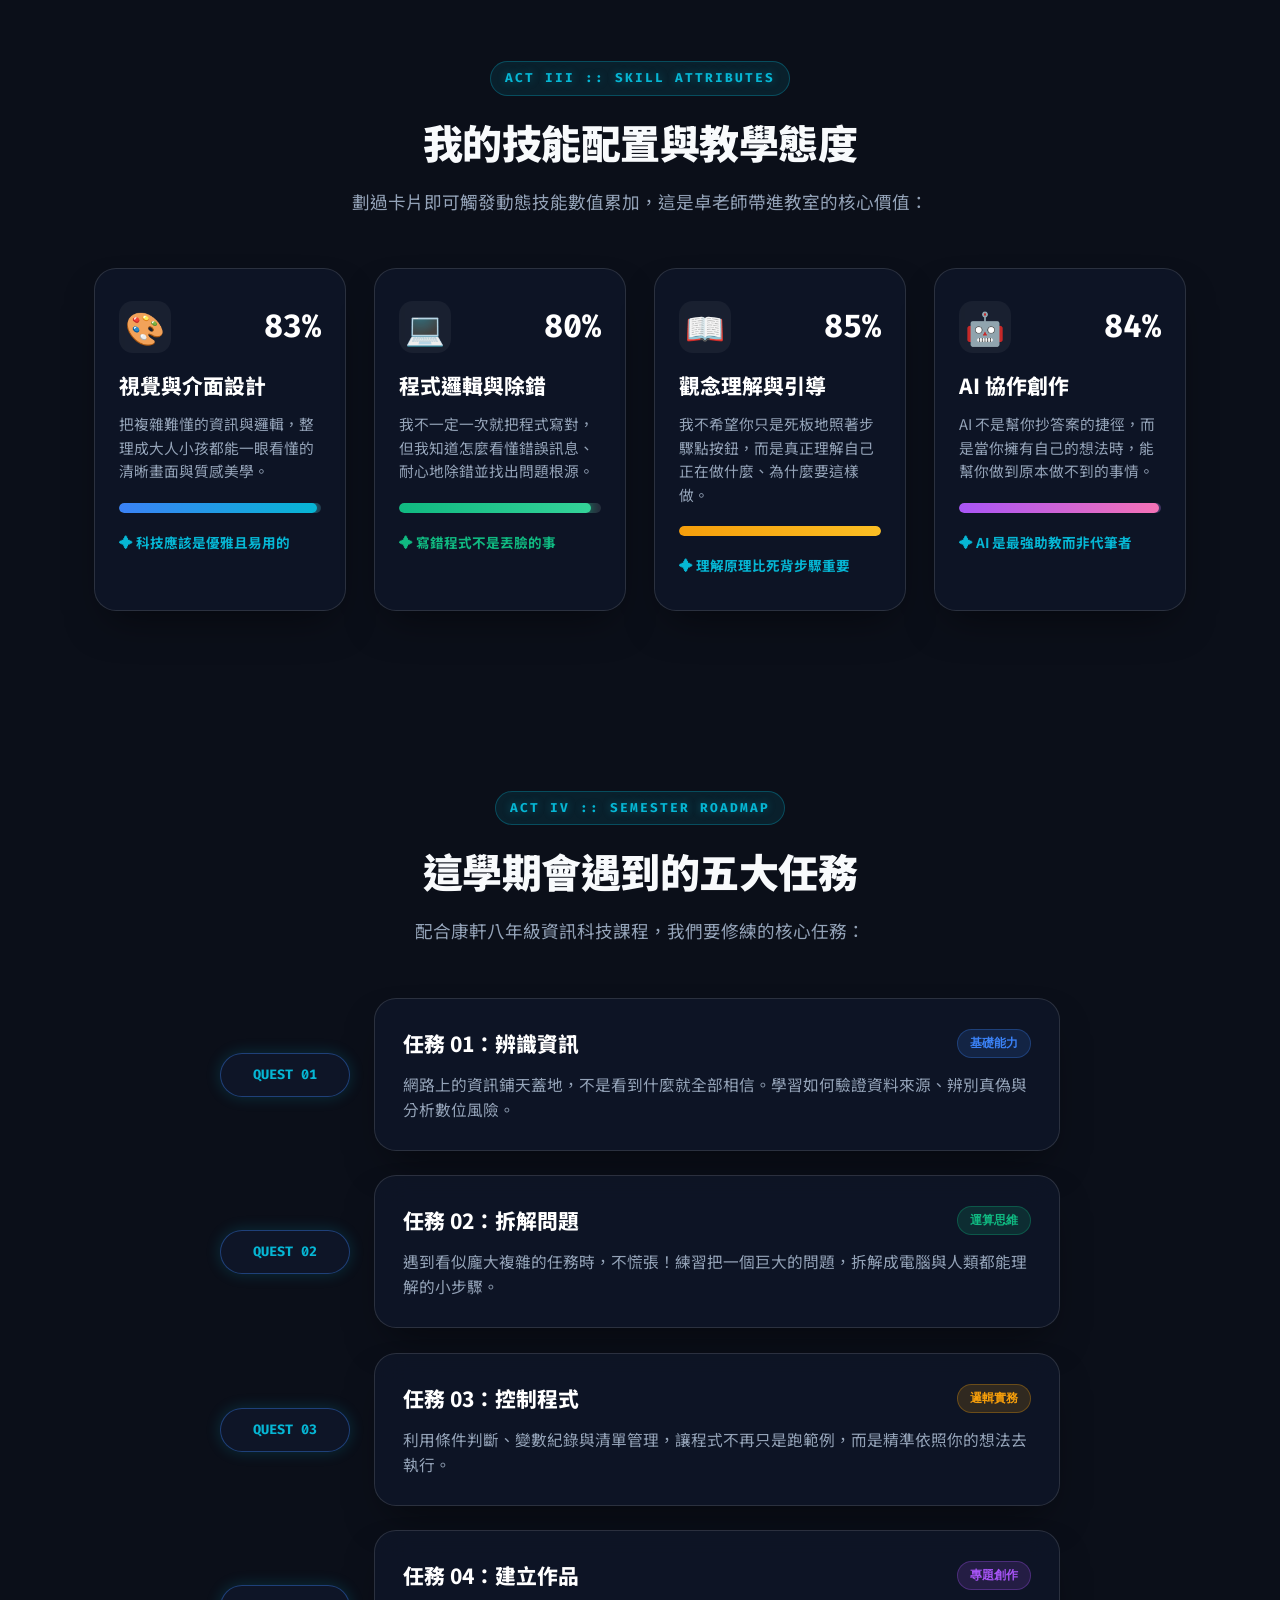
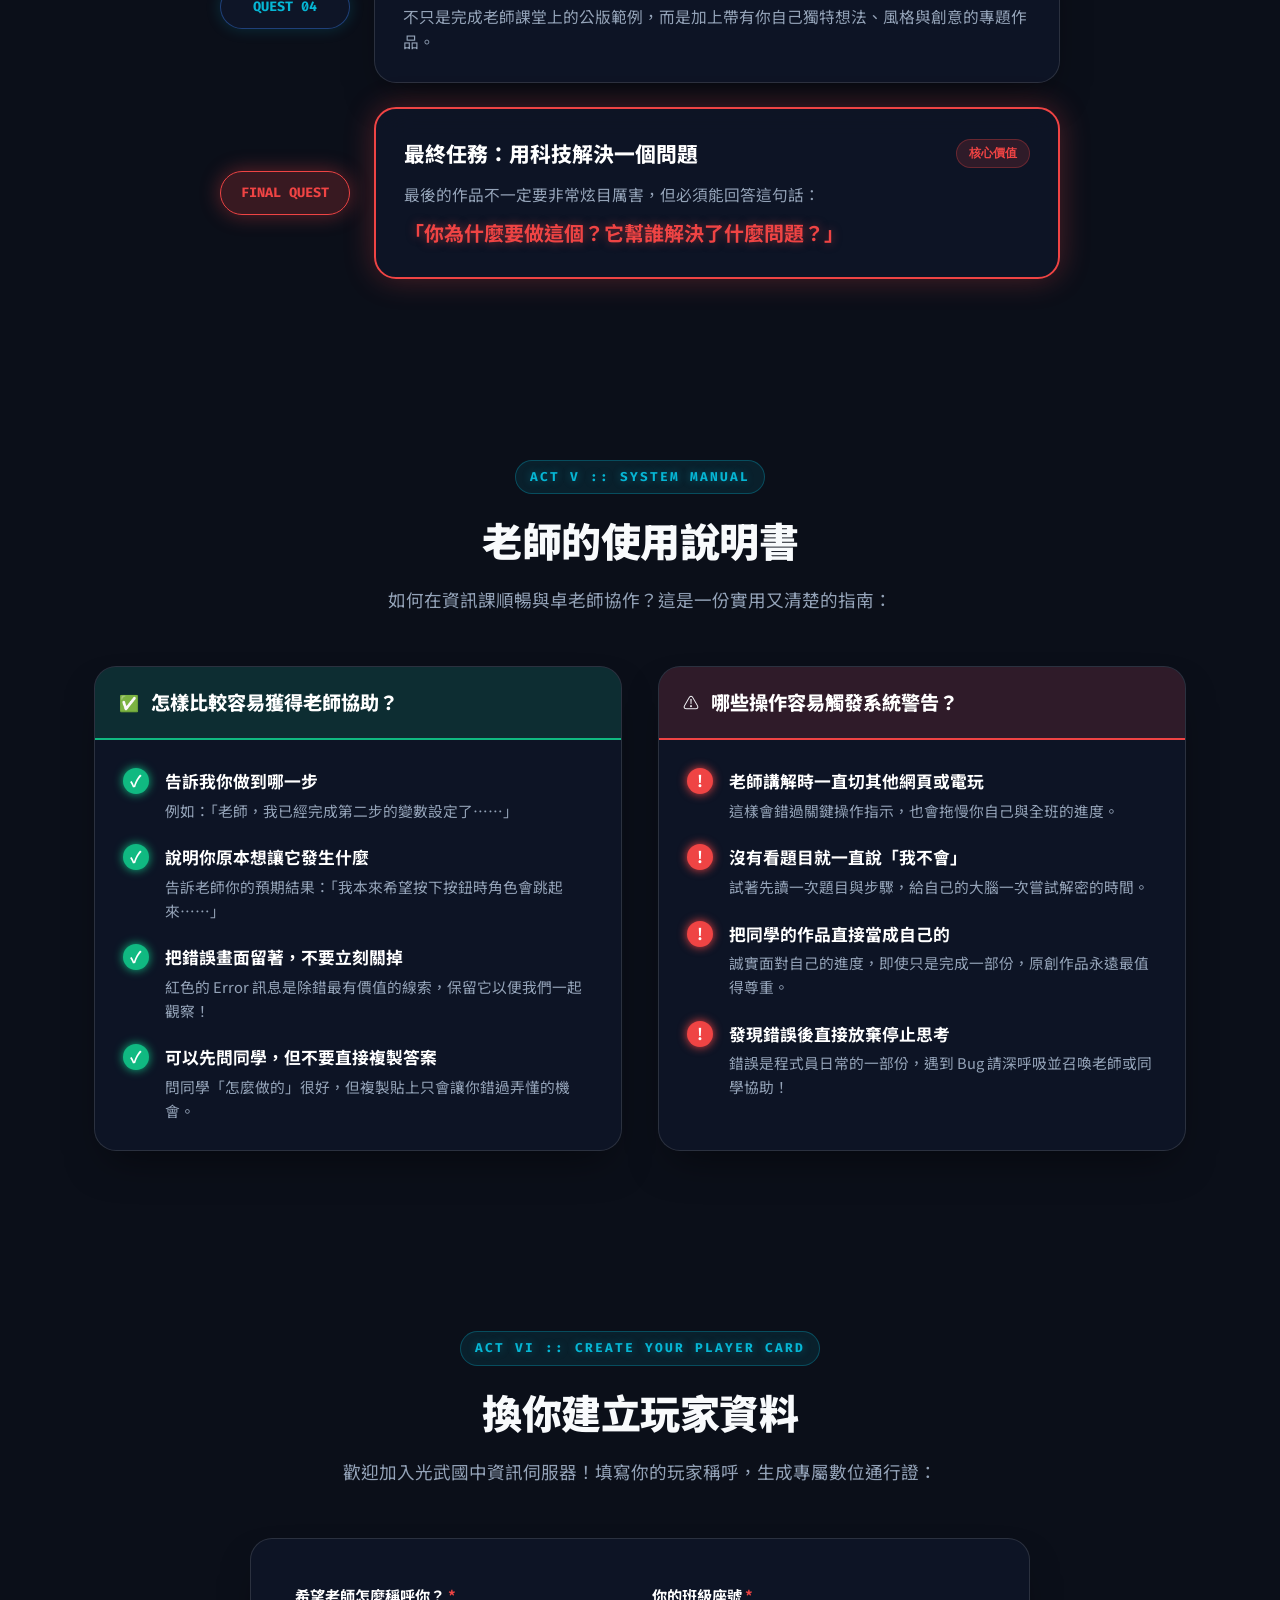
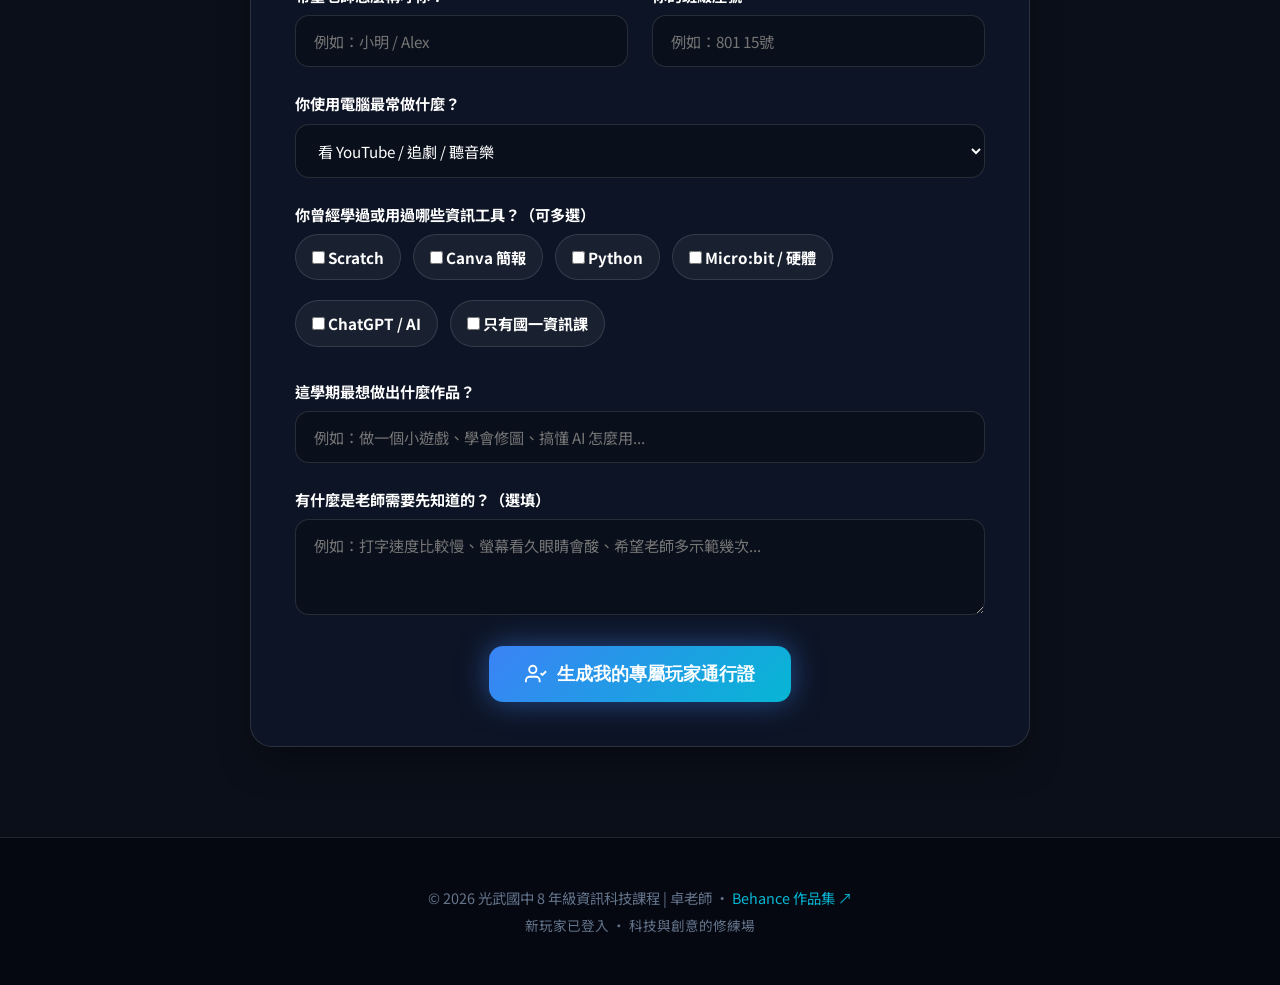
<file: index_cyber.html>
<!DOCTYPE html>
<html lang="zh-TW">
<head>
  <meta charset="UTF-8">
  <meta name="viewport" content="width=device-width, initial-scale=1.0">
  <title>新玩家已登入 | 光武國中 8年級資訊課 - 卓老師</title>
  <meta name="description" content="光武國中 8 年級資訊科技課程導引網站。新玩家已登入：卓老師，帶領你探索科技、拆解問題與建立屬於你的作品！">
  
  <!-- Google Fonts -->
  <link rel="preconnect" href="https://fonts.googleapis.com">
  <link rel="preconnect" href="https://fonts.gstatic.com" crossorigin>
  <link href="https://fonts.googleapis.com/css2?family=Fira+Code:wght@500;700&family=Noto+Sans+TC:wght@400;500;700;900&family=Plus+Jakarta+Sans:wght@600;800;900&display=swap" rel="stylesheet">
  
  <link rel="stylesheet" href="style.css">
</head>
<body>

  <!-- 互動動態 Canvas 粒子背景 -->
  <canvas id="bg-canvas"></canvas>

  <!-- 頂部導覽列 -->
  <header class="navbar">
    <div class="nav-container">
      <div class="brand-logo">
        <span class="status-dot online"></span>
        <span class="brand-title">SERVER :: KWJH-INFO-8</span>
      </div>
      <nav class="nav-links">
        <a href="#hero">首頁</a>
        <a href="#act-achieve">經歷檔案</a>
        <a href="#act-skills">技能數值</a>
        <a href="#act-missions">學期任務</a>
        <a href="#act-manual">使用說明書</a>
        <a href="https://www.behance.net/syuanCho" target="_blank" rel="noopener noreferrer" class="behance-nav-btn" title="瀏覽 Behance 個人作品集">
          <svg viewBox="0 0 24 24" width="16" height="16" fill="currentColor"><path d="M22 7h-7V5h7v2zm-1.6 4c-1.3 0-2.4 1-2.4 2.8 0 1.9 1.1 2.8 2.5 2.8 1.1 0 2.1-.6 2.4-1.6h2.1c-.5 2.1-2.3 3.3-4.5 3.3-3.1 0-5.1-2.1-5.1-5.4 0-3.2 2-5.4 5.1-5.4 3 0 4.8 2.1 4.8 5.1v.7h-4.9zm0-1.8c.9 0 1.6.5 1.7 1.4h-3.4c.1-.9.8-1.4 1.7-1.4zM7.2 13.7H3.6v3.1h3.7c1 0 1.7-.5 1.7-1.5 0-1.1-.7-1.6-1.8-1.6zm-3.6-5.4v2.7h3.3c.9 0 1.5-.4 1.5-1.3 0-.9-.6-1.4-1.5-1.4H3.6zM0 5h7.6c2.4 0 3.9 1.1 3.9 2.7 0 1.2-.6 2.1-1.6 2.5 1.3.4 2.1 1.4 2.1 2.8 0 2-1.7 3.3-4.3 3.3H0V5z"/></svg>
          Behance 作品集
        </a>
        <a href="#act-student" class="nav-btn glowing-btn">建立玩家資料</a>
      </nav>
      <button id="sound-toggle" class="sound-btn" aria-label="切換音效">
        <svg id="sound-icon-on" viewBox="0 0 24 24" width="20" height="20" fill="none" stroke="currentColor" stroke-width="2"><path d="M11 5L6 9H2v6h4l5 4V5z"></path><path d="M19.07 4.93a10 10 0 0 1 0 14.14M15.54 8.46a5 5 0 0 1 0 7.07"></path></svg>
        <svg id="sound-icon-off" viewBox="0 0 24 24" width="20" height="20" fill="none" stroke="currentColor" stroke-width="2" style="display:none;"><path d="M11 5L6 9H2v6h4l5 4V5z"></path><line x1="23" y1="9" x2="17" y2="15"></line><line x1="17" y1="9" x2="23" y2="15"></line></svg>
      </button>
    </div>
  </header>

  <main>
    <!-- 第一幕：英雄區塊 -->
    <section id="hero" class="section hero-section">
      <div class="container hero-grid">
        <div class="hero-content">
          <div class="tag-badge glowing-badge">
            <span class="badge-icon">⚡</span> NEW PLAYER CONNECTED
          </div>
          <h1 class="hero-title">
            <span class="sub-welcome">新玩家已登入</span>
            <span class="player-name gradient-text">卓老師</span>
          </h1>
          <p class="hero-subtitle">
            <span id="typewriter-text"></span><span class="cursor">|</span>
          </p>
          <div class="hero-quote-box tilt-element">
            <p>「這學期，我不打算只教你按哪個按鈕。我們會一起練習拆解問題、判斷資訊、控制程式，也嘗試做出一個真正屬於自己的作品。」</p>
          </div>
          <div class="hero-actions">
            <a href="https://www.behance.net/syuanCho" target="_blank" rel="noopener noreferrer" class="btn btn-primary glowing-btn-large">
              <svg viewBox="0 0 24 24" width="20" height="20" fill="currentColor"><path d="M22 7h-7V5h7v2zm-1.6 4c-1.3 0-2.4 1-2.4 2.8 0 1.9 1.1 2.8 2.5 2.8 1.1 0 2.1-.6 2.4-1.6h2.1c-.5 2.1-2.3 3.3-4.5 3.3-3.1 0-5.1-2.1-5.1-5.4 0-3.2 2-5.4 5.1-5.4 3 0 4.8 2.1 4.8 5.1v.7h-4.9zm0-1.8c.9 0 1.6.5 1.7 1.4h-3.4c.1-.9.8-1.4 1.7-1.4zM7.2 13.7H3.6v3.1h3.7c1 0 1.7-.5 1.7-1.5 0-1.1-.7-1.6-1.8-1.6zm-3.6-5.4v2.7h3.3c.9 0 1.5-.4 1.5-1.3 0-.9-.6-1.4-1.5-1.4H3.6zM0 5h7.6c2.4 0 3.9 1.1 3.9 2.7 0 1.2-.6 2.1-1.6 2.5 1.3.4 2.1 1.4 2.1 2.8 0 2-1.7 3.3-4.3 3.3H0V5z"/></svg>
              觀看 Behance 作品集
            </a>
            <a href="#act-student" class="btn btn-outline neon-border">
              建立學生登入檔案
            </a>
          </div>
        </div>

        <!-- 3D 浮動卡片展示區 -->
        <div class="hero-visual">
          <div class="avatar-card glass-card tilt-element" id="hero-tilt-card">
            <div class="avatar-header">
              <div class="window-controls">
                <span class="dot red"></span>
                <span class="dot yellow"></span>
                <span class="dot green"></span>
              </div>
              <span class="window-title">PLAYER_CARD_V2.0</span>
            </div>
            <div class="avatar-body">
              <div class="avatar-frame avatar-glow">
                <div class="avatar-illustration">
                  <div class="head"></div>
                  <div class="glasses"></div>
                  <div class="smile"></div>
                  <div class="laptop-icon">💻</div>
                </div>
              </div>
              <div class="player-info-meta">
                <h3 class="player-title">卓老師 (Mr. Zhuo)</h3>
                <span class="role-badge">DESIGN & FRONTEND DEV</span>
              </div>
              <div class="player-stats-mini">
                <div class="stat-row">
                  <span class="label">身分:</span>
                  <span class="val highlight">光武國中 資訊科技教師</span>
                </div>
                <div class="stat-row">
                  <span class="label">作品集:</span>
                  <span class="val"><a href="https://www.behance.net/syuanCho" target="_blank" rel="noopener noreferrer" class="link-highlight">behance.net/syuanCho ↗</a></span>
                </div>
                <div class="stat-row">
                  <span class="label">專長:</span>
                  <span class="val">介面設計 / 前端開發 / AI應用</span>
                </div>
              </div>
            </div>
          </div>
        </div>
      </div>
    </section>

    <!-- 第二幕：真實經歷檔案 -->
    <section id="act-achieve" class="section achieve-section">
      <div class="container">
        <div class="section-header text-center">
          <span class="section-tag">ACT II :: PLAYER PROFILE & ACHIEVEMENTS</span>
          <h2 class="section-title">關於卓老師：經歷與背景解鎖</h2>
          <p class="section-desc">直接了解老師的真實背景，看他是如何從設計、工程師一路走進國中教室！</p>
        </div>

        <div class="achieve-grid">
          <!-- 經歷卡片 1 -->
          <div class="achieve-card glass-card tilt-element">
            <div class="achieve-badge legendary">LEGENDARY UNLOCKED</div>
            <div class="achieve-icon">🎨</div>
            <h3>前 網頁設計與前端開發者</h3>
            <p>進入學校前，長期從事 UI/UX 介面設計與前端開發（Frontend Coding）。因此我們課堂上的成果，都會教你做成最帥氣、最美觀的視覺介面！</p>
          </div>

          <!-- 經歷卡片 2 -->
          <div class="achieve-card glass-card tilt-element">
            <div class="achieve-badge epic">EPIC UNLOCKED</div>
            <div class="achieve-icon">🖼️</div>
            <h3>線上個人設計作品集</h3>
            <p>累積豐富的視覺創作、介面設計與品牌專案經驗。歡迎瀏覽 <a href="https://www.behance.net/syuanCho" target="_blank" rel="noopener noreferrer" class="text-link">Behance 作品集 ↗</a> 觀看老師過去的作品！</p>
          </div>

          <!-- 經歷卡片 3 -->
          <div class="achieve-card glass-card tilt-element">
            <div class="achieve-badge master">MASTER UNLOCKED</div>
            <div class="achieve-icon">🤖</div>
            <h3>AI 協作與程式教學實務</h3>
            <p>熟練使用 AI 協助寫程式與處理工作。在課堂上會教你如何把 AI 當成最強助教，而不是只會幫你抄答案的機器。</p>
          </div>

          <!-- 經歷卡片 4 -->
          <div class="achieve-card glass-card tilt-element">
            <div class="achieve-badge legendary">LEGENDARY UNLOCKED</div>
            <div class="achieve-icon">🧩</div>
            <h3>遊戲化與創客專題體驗</h3>
            <p>擁有豐富的 Scratch、遊戲開發與創客教學經驗。擅長把難懂的程式邏輯，轉化為直覺好玩的闖關體驗！</p>
          </div>
        </div>
      </div>
    </section>

    <!-- 第三幕：技能數值與指標 -->
    <section id="act-skills" class="section skills-section">
      <div class="container">
        <div class="section-header text-center">
          <span class="section-tag">ACT III :: SKILL ATTRIBUTES</span>
          <h2 class="section-title">我的技能配置與教學態度</h2>
          <p class="section-desc">劃過卡片即可觸發動態技能數值累加，這是卓老師帶進教室的核心價值：</p>
        </div>

        <div class="skills-grid">
          <!-- 技能 1: 設計 -->
          <div class="skill-card glass-card tilt-element" data-percent="98">
            <div class="skill-header">
              <div class="skill-icon-wrapper blue">🎨</div>
              <div class="skill-value"><span class="counter-num" data-target="98">0</span>%</div>
            </div>
            <h3>視覺與介面設計</h3>
            <p>把複雜難懂的資訊與邏輯，整理成大人小孩都能一眼看懂的清晰畫面與質感美學。</p>
            <div class="meter-bar">
              <div class="meter-fill blue-fill"></div>
            </div>
            <span class="accent-text">✦ 科技應該是優雅且易用的</span>
          </div>

          <!-- 技能 2: 程式 -->
          <div class="skill-card glass-card tilt-element" data-percent="95">
            <div class="skill-header">
              <div class="skill-icon-wrapper green">💻</div>
              <div class="skill-value"><span class="counter-num" data-target="95">0</span>%</div>
            </div>
            <h3>程式邏輯與除錯</h3>
            <p>我不一定一次就把程式寫對，但我知道怎麼看懂錯誤訊息、耐心地除錯並找出問題根源。</p>
            <div class="meter-bar">
              <div class="meter-fill green-fill"></div>
            </div>
            <span class="accent-text badge-highlight">✦ 寫錯程式不是丟臉的事</span>
          </div>

          <!-- 技能 3: 教學 -->
          <div class="skill-card glass-card tilt-element" data-percent="100">
            <div class="skill-header">
              <div class="skill-icon-wrapper amber">📖</div>
              <div class="skill-value"><span class="counter-num" data-target="100">0</span>%</div>
            </div>
            <h3>觀念理解與引導</h3>
            <p>我不希望你只是死板地照著步驟點按鈕，而是真正理解自己正在做什麼、為什麼要這樣做。</p>
            <div class="meter-bar">
              <div class="meter-fill amber-fill"></div>
            </div>
            <span class="accent-text">✦ 理解原理比死背步驟重要</span>
          </div>

          <!-- 技能 4: AI -->
          <div class="skill-card glass-card tilt-element" data-percent="99">
            <div class="skill-header">
              <div class="skill-icon-wrapper purple">🤖</div>
              <div class="skill-value"><span class="counter-num" data-target="99">0</span>%</div>
            </div>
            <h3>AI 協作創作</h3>
            <p>AI 不是幫你抄答案的捷徑，而是當你擁有自己的想法時，能幫你做到原本做不到的事情。</p>
            <div class="meter-bar">
              <div class="meter-fill purple-fill"></div>
            </div>
            <span class="accent-text">✦ AI 是最強助教而非代筆者</span>
          </div>
        </div>
      </div>
    </section>

    <!-- 第四幕：這學期任務地圖 -->
    <section id="act-missions" class="section missions-section">
      <div class="container">
        <div class="section-header text-center">
          <span class="section-tag">ACT IV :: SEMESTER ROADMAP</span>
          <h2 class="section-title">這學期會遇到的五大任務</h2>
          <p class="section-desc">配合康軒八年級資訊科技課程，我們要修練的核心任務：</p>
        </div>

        <div class="missions-timeline">
          <!-- 任務 01 -->
          <div class="mission-item tilt-element">
            <div class="mission-badge">QUEST 01</div>
            <div class="mission-card glass-card">
              <div class="mission-header">
                <h3>任務 01：辨識資訊</h3>
                <span class="status-chip chip-blue">基礎能力</span>
              </div>
              <p>網路上的資訊鋪天蓋地，不是看到什麼就全部相信。學習如何驗證資料來源、辨別真偽與分析數位風險。</p>
            </div>
          </div>

          <!-- 任務 02 -->
          <div class="mission-item tilt-element">
            <div class="mission-badge">QUEST 02</div>
            <div class="mission-card glass-card">
              <div class="mission-header">
                <h3>任務 02：拆解問題</h3>
                <span class="status-chip chip-green">運算思維</span>
              </div>
              <p>遇到看似龐大複雜的任務時，不慌張！練習把一個巨大的問題，拆解成電腦與人類都能理解的小步驟。</p>
            </div>
          </div>

          <!-- 任務 03 -->
          <div class="mission-item tilt-element">
            <div class="mission-badge">QUEST 03</div>
            <div class="mission-card glass-card">
              <div class="mission-header">
                <h3>任務 03：控制程式</h3>
                <span class="status-chip chip-amber">邏輯實務</span>
              </div>
              <p>利用條件判斷、變數紀錄與清單管理，讓程式不再只是跑範例，而是精準依照你的想法去執行。</p>
            </div>
          </div>

          <!-- 任務 04 -->
          <div class="mission-item tilt-element">
            <div class="mission-badge">QUEST 04</div>
            <div class="mission-card glass-card">
              <div class="mission-header">
                <h3>任務 04：建立作品</h3>
                <span class="status-chip chip-purple">專題創作</span>
              </div>
              <p>不只是完成老師課堂上的公版範例，而是加上帶有你自己獨特想法、風格與創意的專題作品。</p>
            </div>
          </div>

          <!-- 最終任務 -->
          <div class="mission-item final tilt-element">
            <div class="mission-badge final-badge">FINAL QUEST</div>
            <div class="mission-card final-card glass-card">
              <div class="mission-header">
                <h3>最終任務：用科技解決一個問題</h3>
                <span class="status-chip chip-red">核心價值</span>
              </div>
              <p class="final-desc">
                最後的作品不一定要非常炫目厲害，但必須能回答這句話：<br>
                <strong class="highlight-text">「你為什麼要做這個？它幫誰解決了什麼問題？」</strong>
              </p>
            </div>
          </div>
        </div>
      </div>
    </section>

    <!-- 第五幕：老師的使用說明書 -->
    <section id="act-manual" class="section manual-section">
      <div class="container">
        <div class="section-header text-center">
          <span class="section-tag">ACT V :: SYSTEM MANUAL</span>
          <h2 class="section-title">老師的使用說明書</h2>
          <p class="section-desc">如何在資訊課順暢與卓老師協作？這是一份實用又清楚的指南：</p>
        </div>

        <div class="manual-columns">
          <!-- 綠色指南 -->
          <div class="manual-card success-card glass-card tilt-element">
            <div class="card-title-bar green-bar">
              <span class="icon">✅</span>
              <h3>怎樣比較容易獲得老師協助？</h3>
            </div>
            <ul class="manual-list">
              <li>
                <span class="check-icon">✓</span>
                <div>
                  <strong>告訴我你做到哪一步</strong>
                  <p>例如：「老師，我已經完成第二步的變數設定了……」</p>
                </div>
              </li>
              <li>
                <span class="check-icon">✓</span>
                <div>
                  <strong>說明你原本想讓它發生什麼</strong>
                  <p>告訴老師你的預期結果：「我本來希望按下按鈕時角色會跳起來……」</p>
                </div>
              </li>
              <li>
                <span class="check-icon">✓</span>
                <div>
                  <strong>把錯誤畫面留著，不要立刻關掉</strong>
                  <p>紅色的 Error 訊息是除錯最有價值的線索，保留它以便我們一起觀察！</p>
                </div>
              </li>
              <li>
                <span class="check-icon">✓</span>
                <div>
                  <strong>可以先問同學，但不要直接複製答案</strong>
                  <p>問同學「怎麼做的」很好，但複製貼上只會讓你錯過弄懂的機會。</p>
                </div>
              </li>
            </ul>
          </div>

          <!-- 警告指南 -->
          <div class="manual-card warning-card glass-card tilt-element">
            <div class="card-title-bar red-bar">
              <span class="icon">⚠️</span>
              <h3>哪些操作容易觸發系統警告？</h3>
            </div>
            <ul class="manual-list">
              <li>
                <span class="warn-icon">!</span>
                <div>
                  <strong>老師講解時一直切其他網頁或電玩</strong>
                  <p>這樣會錯過關鍵操作指示，也會拖慢你自己與全班的進度。</p>
                </div>
              </li>
              <li>
                <span class="warn-icon">!</span>
                <div>
                  <strong>沒有看題目就一直說「我不會」</strong>
                  <p>試著先讀一次題目與步驟，給自己的大腦一次嘗試解密的時間。</p>
                </div>
              </li>
              <li>
                <span class="warn-icon">!</span>
                <div>
                  <strong>把同學的作品直接當成自己的</strong>
                  <p>誠實面對自己的進度，即使只是完成一部份，原創作品永遠最值得尊重。</p>
                </div>
              </li>
              <li>
                <span class="warn-icon">!</span>
                <div>
                  <strong>發現錯誤後直接放棄停止思考</strong>
                  <p>錯誤是程式員日常的一部份，遇到 Bug 請深呼吸並召喚老師或同學協助！</p>
                </div>
              </li>
            </ul>
          </div>
        </div>
      </div>
    </section>

    <!-- 第六幕：學生登入資料與通行證生成 -->
    <section id="act-student" class="section student-section">
      <div class="container">
        <div class="section-header text-center">
          <span class="section-tag">ACT VI :: CREATE YOUR PLAYER CARD</span>
          <h2 class="section-title">換你建立玩家資料</h2>
          <p class="section-desc">歡迎加入光武國中資訊伺服器！填寫你的玩家稱呼，生成專屬數位通行證：</p>
        </div>

        <div class="student-container">
          <!-- 表單輸入區 -->
          <div class="form-card glass-card tilt-element">
            <form id="player-form" onsubmit="return false;">
              
              <div class="form-row grid-2">
                <div class="form-group">
                  <label for="student-name">希望老師怎麼稱呼你？ <span class="required">*</span></label>
                  <input type="text" id="student-name" class="form-input" placeholder="例如：小明 / Alex" required>
                </div>

                <div class="form-group">
                  <label for="student-class">你的班級座號 <span class="required">*</span></label>
                  <input type="text" id="student-class" class="form-input" placeholder="例如：801 15號" required>
                </div>
              </div>

              <div class="form-group">
                <label for="student-usage">你使用電腦最常做什麼？</label>
                <select id="student-usage" class="form-select">
                  <option value="看 YouTube / 追劇 / 聽音樂">看 YouTube / 追劇 / 聽音樂</option>
                  <option value="打玩遊戲 / 電競">打玩遊戲 / 電競</option>
                  <option value="繪圖 / 剪輯影片 / 創作者">繪圖 / 剪輯影片 / 創作者</option>
                  <option value="做報告 / 查資料 / 學習">做報告 / 查資料 / 學習</option>
                  <option value="寫程式 / 探索軟體">寫程式 / 探索軟體</option>
                </select>
              </div>

              <div class="form-group">
                <label>你曾經學過或用過哪些資訊工具？（可多選）</label>
                <div class="checkbox-group">
                  <label class="chip-checkbox"><input type="checkbox" name="tools" value="Scratch"> Scratch</label>
                  <label class="chip-checkbox"><input type="checkbox" name="tools" value="Canva 簡報"> Canva 簡報</label>
                  <label class="chip-checkbox"><input type="checkbox" name="tools" value="Python"> Python</label>
                  <label class="chip-checkbox"><input type="checkbox" name="tools" value="Micro:bit / 硬體"> Micro:bit / 硬體</label>
                  <label class="chip-checkbox"><input type="checkbox" name="tools" value="ChatGPT / AI"> ChatGPT / AI</label>
                  <label class="chip-checkbox"><input type="checkbox" name="tools" value="只有國一資訊課"> 只有國一資訊課</label>
                </div>
              </div>

              <div class="form-group">
                <label for="student-wish">這學期最想做出什麼作品？</label>
                <input type="text" id="student-wish" class="form-input" placeholder="例如：做一個小遊戲、學會修圖、搞懂 AI 怎麼用...">
              </div>

              <div class="form-group">
                <label for="student-note">有什麼是老師需要先知道的？（選填）</label>
                <textarea id="student-note" class="form-textarea" rows="3" placeholder="例如：打字速度比較慢、螢幕看久眼睛會酸、希望老師多示範幾次..."></textarea>
              </div>

              <div class="form-actions text-center">
                <button type="submit" id="submit-player-btn" class="btn btn-primary glowing-btn-large">
                  <svg viewBox="0 0 24 24" width="22" height="22" fill="none" stroke="currentColor" stroke-width="2"><path d="M16 21v-2a4 4 0 0 0-4-4H5a4 4 0 0 0-4 4v2"></path><circle cx="8.5" cy="7" r="4"></circle><polyline points="17 11 19 13 23 9"></polyline></svg>
                  生成我的專屬玩家通行證
                </button>
              </div>

            </form>
          </div>

          <!-- 生成之學生通行證展示區 -->
          <div id="player-pass-wrapper" class="player-pass-wrapper" style="display:none;">
            <div class="pass-card glowing-pass" id="pass-card">
              <div class="pass-header">
                <div class="pass-brand">
                  <span class="icon">🎟️</span> KWJH INFO CLASS :: PLAYER PASS
                </div>
                <span class="pass-status">STATUS: ONLINE & VERIFIED</span>
              </div>
              <div class="pass-body">
                <div class="pass-avatar">
                  <span id="pass-avatar-initial">P</span>
                </div>
                <div class="pass-info">
                  <div class="pass-row">
                    <span class="pass-label">玩家暱稱:</span>
                    <strong id="pass-name-val" class="pass-val">--</strong>
                  </div>
                  <div class="pass-row">
                    <span class="pass-label">班級座號:</span>
                    <span id="pass-class-val" class="pass-val">--</span>
                  </div>
                  <div class="pass-row">
                    <span class="pass-label">電腦主要習慣:</span>
                    <span id="pass-usage-val" class="pass-val">--</span>
                  </div>
                  <div class="pass-row">
                    <span class="pass-label">掌握工具:</span>
                    <span id="pass-tools-val" class="pass-val">--</span>
                  </div>
                  <div class="pass-row">
                    <span class="pass-label">本學期願望:</span>
                    <span id="pass-wish-val" class="pass-val">--</span>
                  </div>
                </div>
              </div>
              <div class="pass-footer">
                <span>導師：卓老師 | 伺服器：光武國中 8 年級資訊課</span>
                <span class="stamp">VERIFIED ✓</span>
              </div>
            </div>

            <div class="pass-actions text-center">
              <button id="print-pass-btn" class="btn btn-secondary glowing-btn">
                <svg viewBox="0 0 24 24" width="18" height="18" fill="none" stroke="currentColor" stroke-width="2"><polyline points="6 9 6 2 18 2 18 9"></polyline><path d="M6 18H4a2 2 0 0 1-2-2v-5a2 2 0 0 1 2-2h16a2 2 0 0 1 2 2v5a2 2 0 0 1-2 2h-2"></path><rect x="6" y="14" width="12" height="8"></rect></svg>
                列印 / 儲存通行證
              </button>
              <button id="edit-pass-btn" class="btn btn-outline">修改資料</button>
            </div>
          </div>
        </div>
      </div>
    </section>
  </main>

  <footer class="site-footer">
    <div class="container text-center">
      <p>© 2026 光武國中 8 年級資訊科技課程 | 卓老師 
        ‧ <a href="https://www.behance.net/syuanCho" target="_blank" rel="noopener noreferrer" style="color:var(--color-cyan); text-decoration:none;">Behance 作品集 ↗</a>
      </p>
      <p class="sub-footer">新玩家已登入 ‧ 科技與創意的修練場</p>
    </div>
  </footer>

  <script src="script.js"></script>
</body>
</html>
</file>
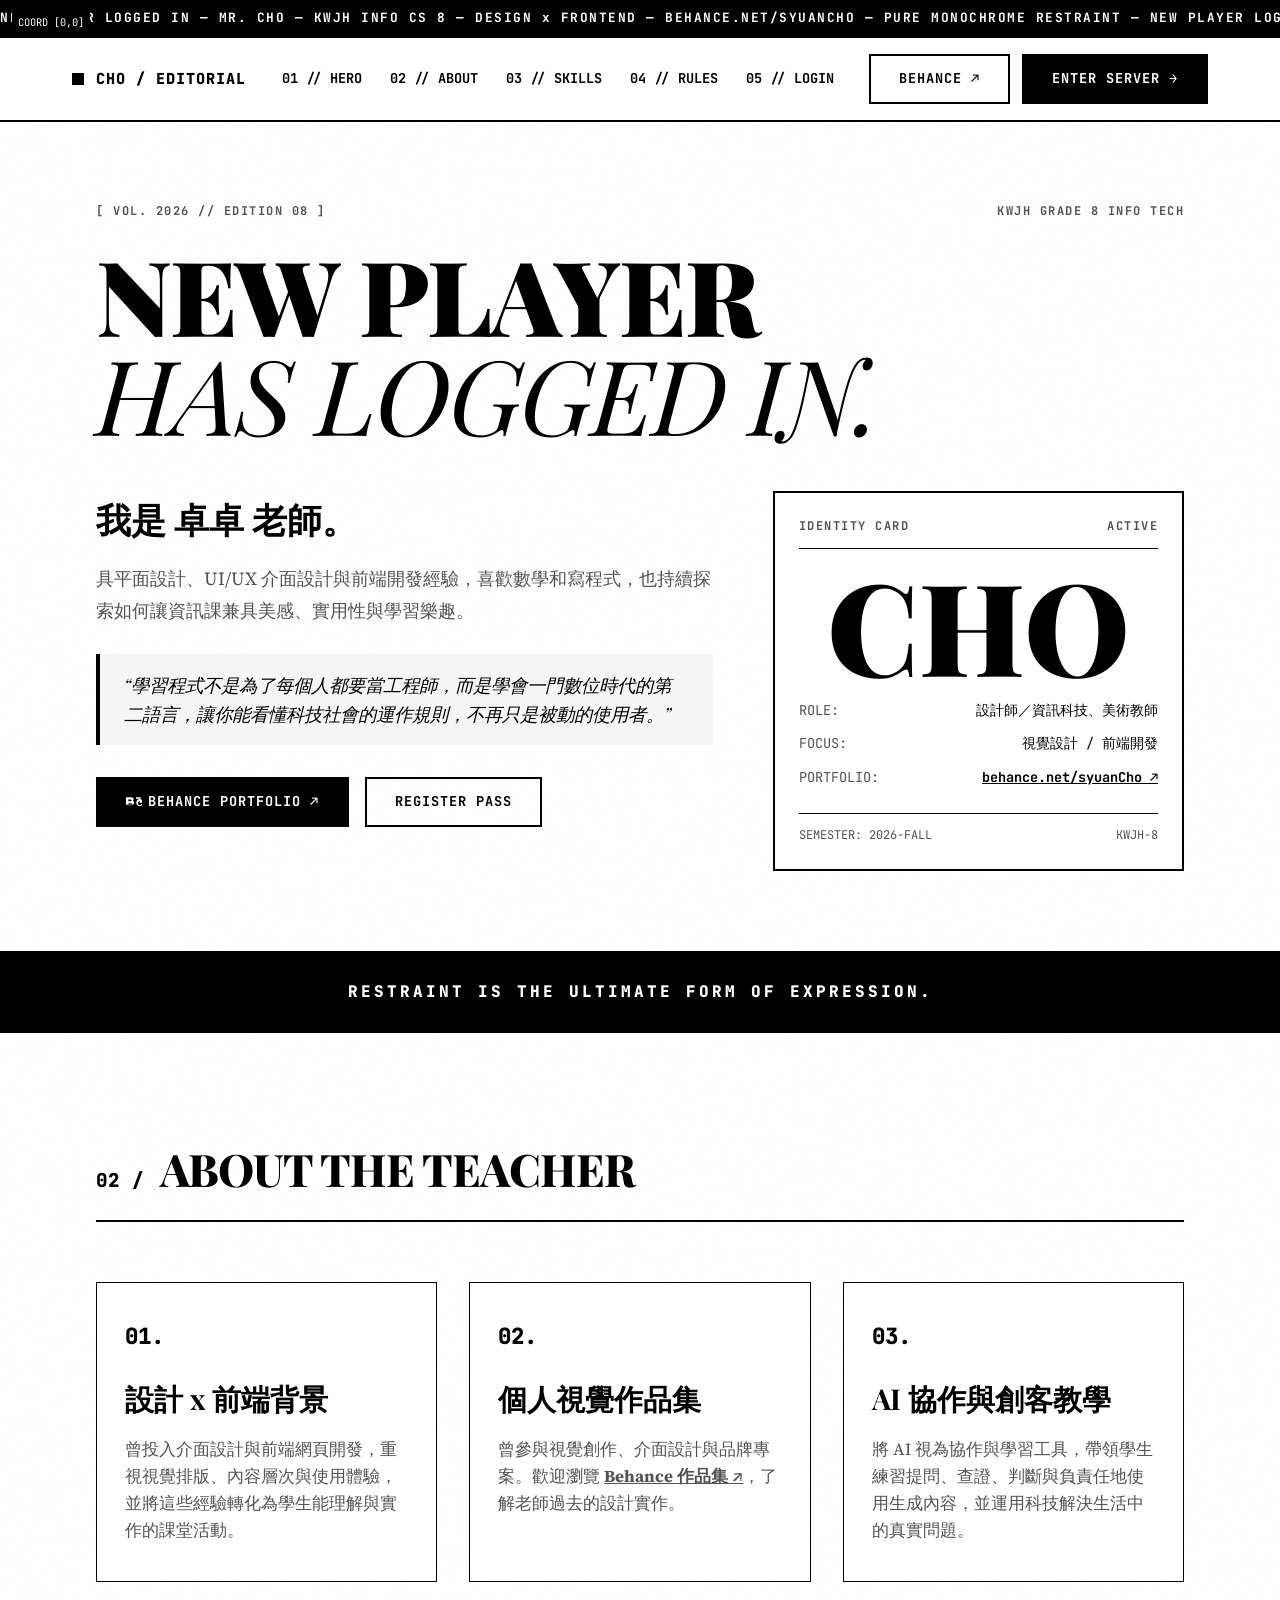
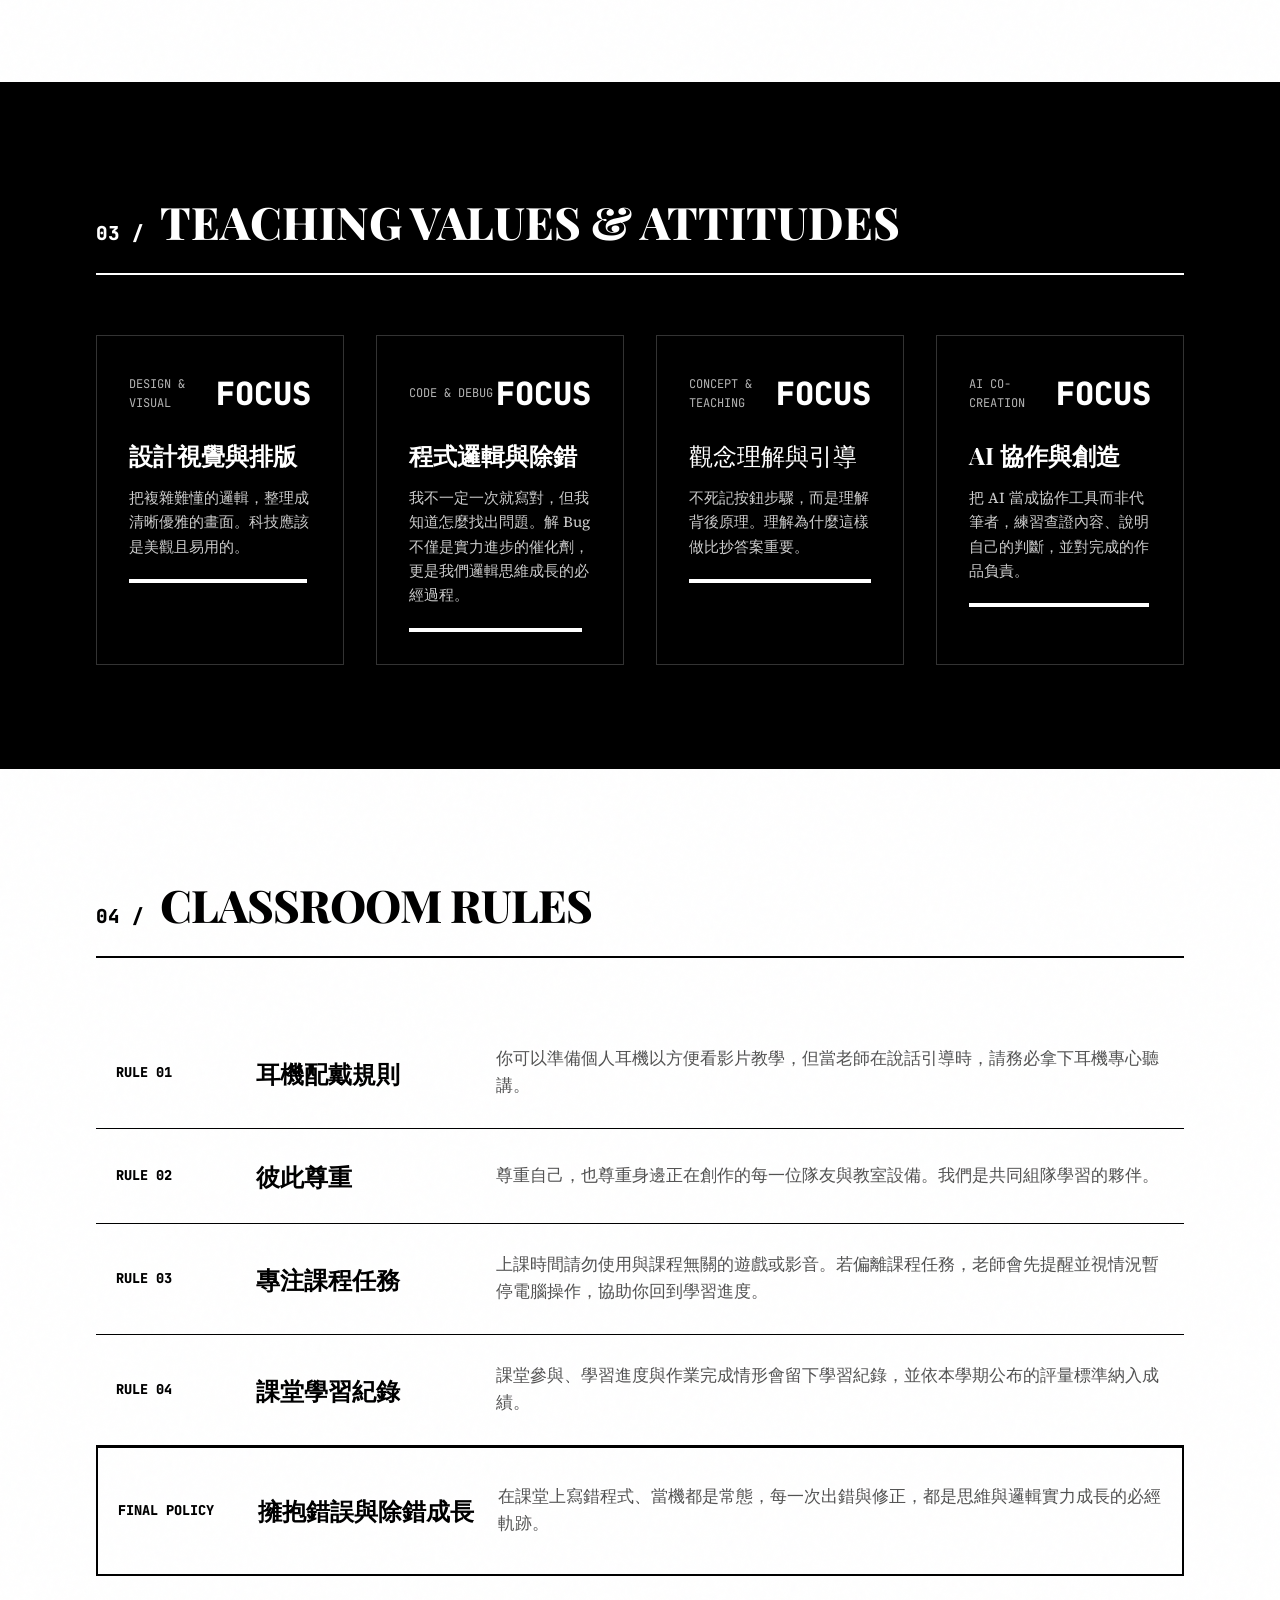
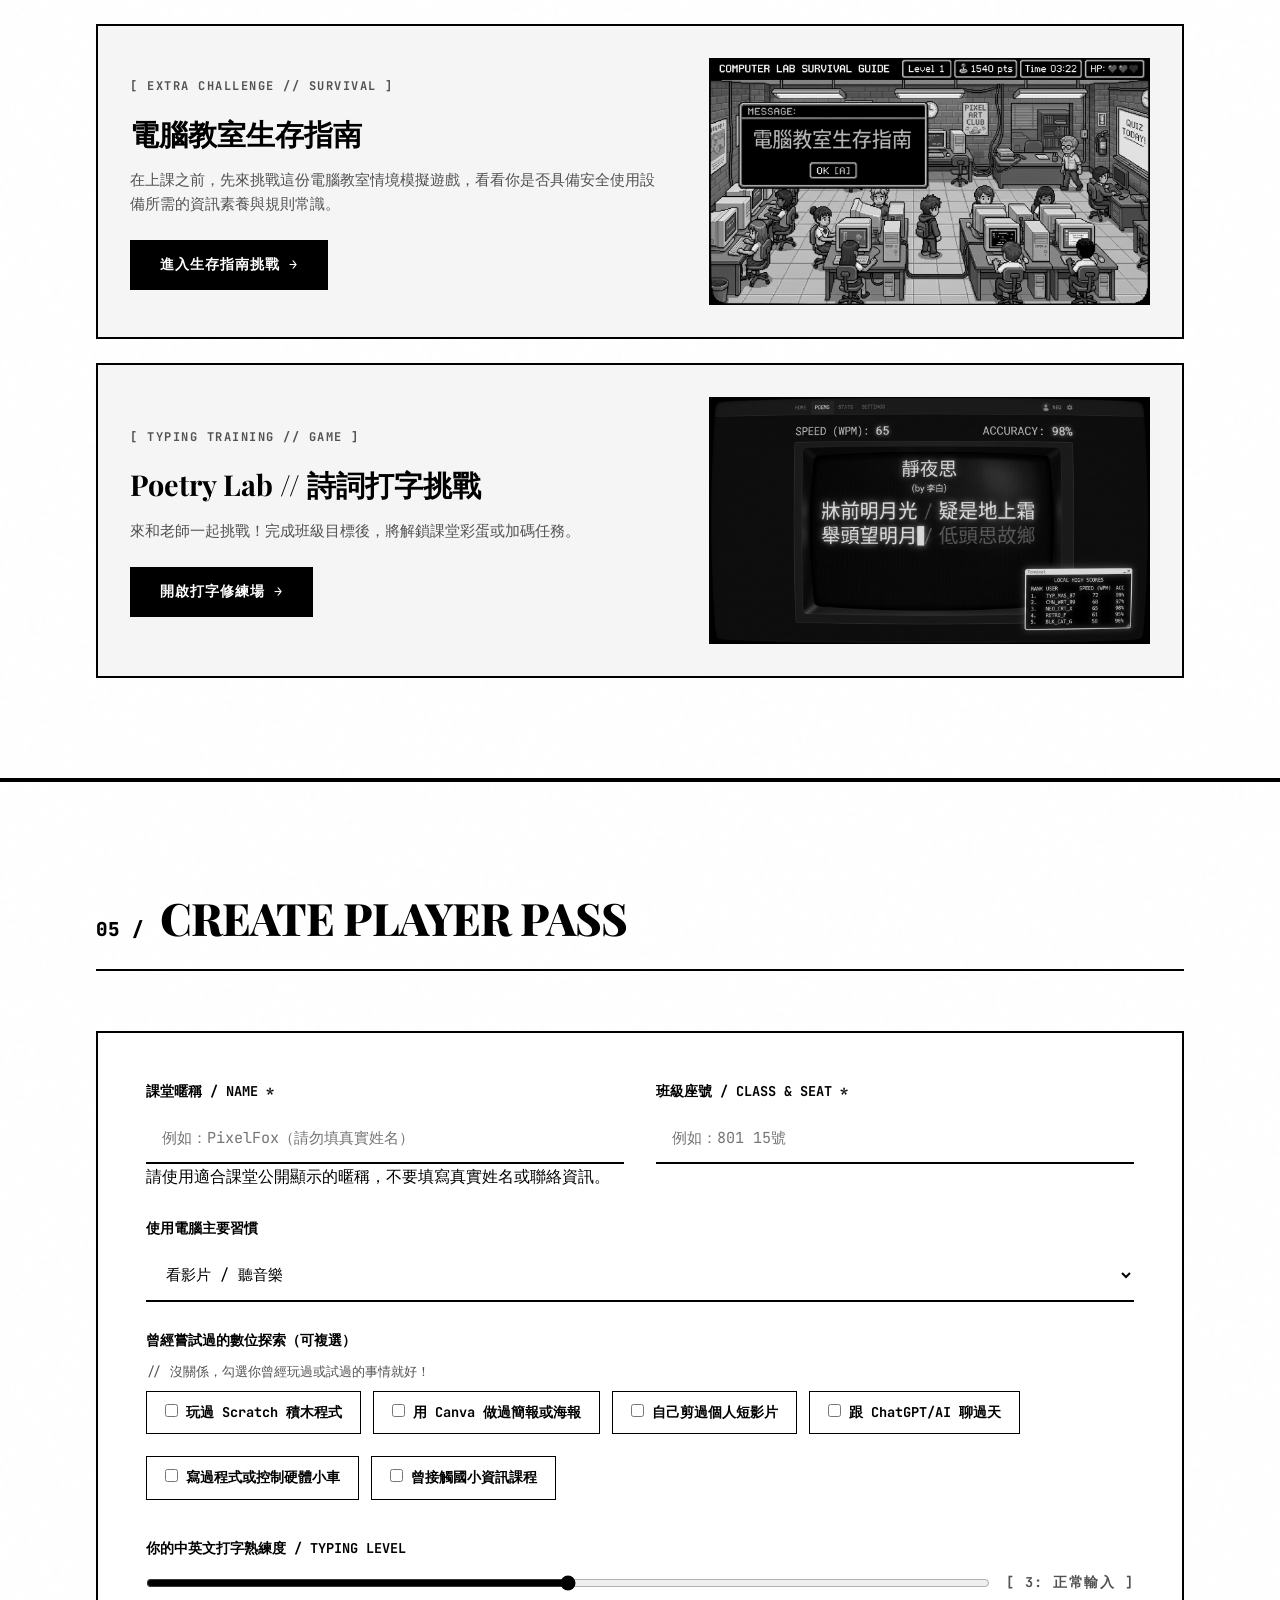
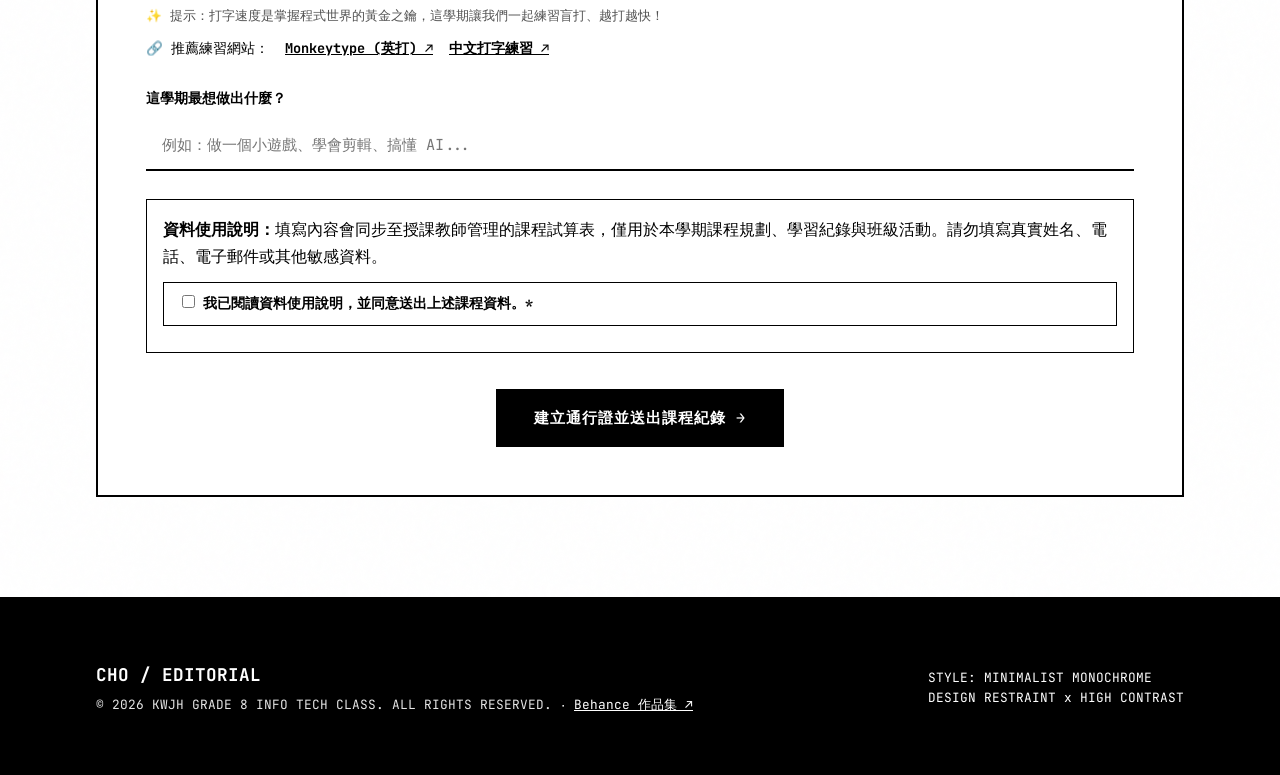
<file: monochrome.html>
<!DOCTYPE html>
<html lang="zh-TW">
<head>
  <meta charset="UTF-8">
  <meta name="viewport" content="width=device-width, initial-scale=1.0">
  <title>CHO // MINIMALIST MONOCHROME PROFILE</title>
  <meta name="description" content="卓老師資訊科技課程個人介紹頁面。">

  <!-- Google Fonts: Playfair Display + Source Serif 4 + JetBrains Mono -->
  <link rel="preconnect" href="https://fonts.googleapis.com">
  <link rel="preconnect" href="https://fonts.gstatic.com" crossorigin>
  <link href="https://fonts.googleapis.com/css2?family=JetBrains+Mono:wght@400;500;700;800&family=Playfair+Display:ital,wght@0,600;0,800;0,900;1,400;1,700;1,900&family=Source+Serif+4:ital,wght@0,400;0,600;0,700;1,400&family=Noto+Sans+TC:wght@400;500;700;900&display=swap" rel="stylesheet">

  <link rel="stylesheet" href="monochrome.css">
  <link rel="icon" type="image/x-icon" href="favicon.ico">
</head>
<body class="bg-noise-pattern">

  <!-- 十字準星游標跟隨器 -->
  <div id="crosshair-cursor" class="crosshair-cursor"></div>
  <div id="crosshair-label" class="crosshair-label">COORD [0,0]</div>

  <!-- 頂部跑馬燈公告條 -->
  <div class="marquee-strip">
    <div class="marquee-content">
      <span>NEW PLAYER LOGGED IN — MR. CHO — KWJH INFO CS 8 — DESIGN x FRONTEND — BEHANCE.NET/SYUANCHO — PURE MONOCHROME RESTRAINT — </span>
      <span>NEW PLAYER LOGGED IN — MR. CHO — KWJH INFO CS 8 — DESIGN x FRONTEND — BEHANCE.NET/SYUANCHO — PURE MONOCHROME RESTRAINT — </span>
    </div>
  </div>

  <!-- 頂部經典導覽列 -->
  <header class="mono-navbar">
    <div class="nav-inner">
      <div class="mono-brand">
        <span class="mono-square"></span>
        <span class="brand-text">CHO / EDITORIAL</span>
      </div>
      <nav class="mono-nav-links">
        <a href="#hero">01 // HERO</a>
        <a href="#about">02 // ABOUT</a>
        <a href="#skills">03 // SKILLS</a>
        <a href="#missions">04 // RULES</a>
        <a href="#student">05 // LOGIN</a>
      </nav>
      <div class="mono-nav-cta">
        <a href="https://www.behance.net/syuanCho" target="_blank" rel="noopener noreferrer" class="mono-btn btn-outline" title="BEHANCE PORTFOLIO" style="margin-right: 8px;">BEHANCE ↗</a>
        <a href="#student" class="mono-btn btn-primary">ENTER SERVER &rarr;</a>
      </div>
    </div>
  </header>

  <main>
    <!-- 第一幕：HERO 區塊 -->
    <section id="hero" class="hero-mono-section border-bottom-thick">
      <div class="container">
        <div class="mono-meta-header">
          <span class="mono-label">[ VOL. 2026 // EDITION 08 ]</span>
          <span class="mono-label">KWJH GRADE 8 INFO TECH</span>
        </div>

        <h1 class="display-headline text-reveal">
          <span class="line-1">NEW PLAYER</span>
          <span class="line-2 italic-serif">HAS LOGGED IN.</span>
        </h1>

        <div class="hero-split-grid">
          <div class="hero-left-text">
            <h2 class="sub-serif-headline">我是 卓卓 老師。</h2>
            <p class="body-serif-text">
              具平面設計、UI/UX 介面設計與前端開發經驗，喜歡數學和寫程式，也持續探索如何讓資訊課兼具美感、實用性與學習樂趣。
            </p>
            <div class="quote-editorial-box">
              <p class="quote-text">
                &ldquo;學習程式不是為了每個人都要當工程師，而是學會一門數位時代的第二語言，讓你能看懂科技社會的運作規則，不再只是被動的使用者。&rdquo;
              </p>
            </div>
            <div class="hero-cta-group">
              <a href="https://www.behance.net/syuanCho" target="_blank" rel="noopener noreferrer" class="mono-btn btn-primary">
                <svg viewBox="0 0 24 24" width="16" height="16" fill="currentColor" style="margin-right:6px;"><path d="M22 7h-7V5h7v2zm-1.6 4c-1.3 0-2.4 1-2.4 2.8 0 1.9 1.1 2.8 2.5 2.8 1.1 0 2.1-.6 2.4-1.6h2.1c-.5 2.1-2.3 3.3-4.5 3.3-3.1 0-5.1-2.1-5.1-5.4 0-3.2 2-5.4 5.1-5.4 3 0 4.8 2.1 4.8 5.1v.7h-4.9zm0-1.8c.9 0 1.6.5 1.7 1.4h-3.4c.1-.9.8-1.4 1.7-1.4zM7.2 13.7H3.6v3.1h3.7c1 0 1.7-.5 1.7-1.5 0-1.1-.7-1.6-1.8-1.6zm-3.6-5.4v2.7h3.3c.9 0 1.5-.4 1.5-1.3 0-.9-.6-1.4-1.5-1.4H3.6zM0 5h7.6c2.4 0 3.9 1.1 3.9 2.7 0 1.2-.6 2.1-1.6 2.5 1.3.4 2.1 1.4 2.1 2.8 0 2-1.7 3.3-4.3 3.3H0V5z"/></svg>
                BEHANCE PORTFOLIO ↗
              </a>
              <a href="#student" class="mono-btn btn-outline">REGISTER PASS</a>
            </div>
          </div>

          <div class="hero-right-card">
            <div class="editorial-card-wrapper border-medium">
              <div class="card-tag-header border-bottom-thin">
                <span class="mono-label">IDENTITY CARD</span>
                <span class="mono-label">ACTIVE</span>
              </div>
              <div class="card-main-content">
                <div class="big-initial">CHO</div>
                <div class="card-details">
                  <div class="detail-row">
                    <span class="key">ROLE:</span>
                    <span class="val font-bold">設計師／資訊科技、美術教師</span>
                  </div>
                  <div class="detail-row">
                    <span class="key">FOCUS:</span>
                    <span class="val">視覺設計 / 前端開發</span>
                  </div>
                  <div class="detail-row">
                    <span class="key">PORTFOLIO:</span>
                    <span class="val"><a href="https://www.behance.net/syuanCho" target="_blank" rel="noopener noreferrer" style="color:var(--fg-black); font-weight:700;">behance.net/syuanCho ↗</a></span>
                  </div>
                </div>
              </div>
              <div class="card-footer-bar border-top-thin">
                <span>SEMESTER: 2026-FALL</span>
                <span>KWJH-8</span>
              </div>
            </div>
          </div>
        </div>
      </div>
    </section>

    <!-- 超大單行滿版橫幅 -->
    <div class="banner-statement border-bottom-thick bg-lines-pattern">
      <div class="container">
        <p class="banner-text">RESTRAINT IS THE ULTIMATE FORM OF EXPRESSION.</p>
      </div>
    </div>

    <!-- 第二幕：簡約經歷 (ABOUT ME) -->
    <section id="about" class="section-mono border-bottom-thick">
      <div class="container">
        <div class="section-title-wrapper border-bottom-medium">
          <span class="section-number">02 /</span>
          <h2 class="section-heading-serif">ABOUT THE TEACHER</h2>
        </div>

        <div class="about-cards-grid">
          <div class="mono-card border-thin draw-line-on-scroll">
            <span class="card-num">01.</span>
            <h3 class="card-heading-serif">設計 x 前端背景</h3>
            <p class="card-body-text">
              曾投入介面設計與前端網頁開發，重視視覺排版、內容層次與使用體驗，並將這些經驗轉化為學生能理解與實作的課堂活動。
            </p>
          </div>

          <div class="mono-card border-thin draw-line-on-scroll">
            <span class="card-num">02.</span>
            <h3 class="card-heading-serif">個人視覺作品集</h3>
            <p class="card-body-text">
              曾參與視覺創作、介面設計與品牌專案。歡迎瀏覽 <a href="https://www.behance.net/syuanCho" target="_blank" rel="noopener noreferrer" style="color:inherit; font-weight:700; text-decoration:underline;">Behance 作品集 ↗</a>，了解老師過去的設計實作。
            </p>
          </div>

          <div class="mono-card border-thin draw-line-on-scroll">
            <span class="card-num">03.</span>
            <h3 class="card-heading-serif">AI 協作與創客教學</h3>
            <p class="card-body-text">
              將 AI 視為協作與學習工具，帶領學生練習提問、查證、判斷與負責任地使用生成內容，並運用科技解決生活中的真實問題。
            </p>
          </div>
        </div>
      </div>
    </section>

    <!-- 第三幕：技能指標 (SKILL ATTRIBUTES - INVERTED SECTION) -->
    <section id="skills" class="section-mono section-inverted border-bottom-thick">
      <div class="container">
        <div class="section-title-wrapper border-bottom-medium-inverted">
          <span class="section-number-inverted">03 /</span>
          <h2 class="section-heading-serif-inverted">TEACHING VALUES & ATTITUDES</h2>
        </div>

        <div class="skills-mono-grid">
          <!-- 技能卡片 1 -->
          <div class="mono-card-inverted border-thin-inverted">
            <div class="metric-header">
              <span class="metric-label">DESIGN & VISUAL</span>
              <span class="metric-val">FOCUS</span>
            </div>
            <h3 class="metric-title-serif">設計視覺與排版</h3>
            <p class="metric-body">把複雜難懂的邏輯，整理成清晰優雅的畫面。科技應該是美觀且易用的。</p>
            <div class="rule-line-fill" data-width="98%"></div>
          </div>

          <!-- 技能卡片 2 -->
          <div class="mono-card-inverted border-thin-inverted">
            <div class="metric-header">
              <span class="metric-label">CODE & DEBUG</span>
              <span class="metric-val">FOCUS</span>
            </div>
            <h3 class="metric-title-serif">程式邏輯與除錯</h3>
            <p class="metric-body">我不一定一次就寫對，但我知道怎麼找出問題。解 Bug 不僅是實力進步的催化劑，更是我們邏輯思維成長的必經過程。</p>
            <div class="rule-line-fill" data-width="95%"></div>
          </div>

          <!-- 技能卡片 3 -->
          <div class="mono-card-inverted border-thin-inverted">
            <div class="metric-header">
              <span class="metric-label">CONCEPT & TEACHING</span>
              <span class="metric-val">FOCUS</span>
            </div>
            <div class="metric-title-serif">觀念理解與引導</div>
            <p class="metric-body">不死記按鈕步驟，而是理解背後原理。理解為什麼這樣做比抄答案重要。</p>
            <div class="rule-line-fill" data-width="100%"></div>
          </div>

          <!-- 技能卡片 4 -->
          <div class="mono-card-inverted border-thin-inverted">
            <div class="metric-header">
              <span class="metric-label">AI CO-CREATION</span>
              <span class="metric-val">FOCUS</span>
            </div>
            <h3 class="metric-title-serif">AI 協作與創造</h3>
            <p class="metric-body">把 AI 當成協作工具而非代筆者，練習查證內容、說明自己的判斷，並對完成的作品負責。</p>
            <div class="rule-line-fill" data-width="99%"></div>
          </div>
        </div>
      </div>
    </section>

    <!-- 第四幕：上課注意事項 (CLASSROOM RULES) -->
    <section id="missions" class="section-mono border-bottom-thick">
      <div class="container">
        <div class="section-title-wrapper border-bottom-medium">
          <span class="section-number">04 /</span>
          <h2 class="section-heading-serif">CLASSROOM RULES</h2>
        </div>

        <div class="missions-editorial-list">
          <div class="mission-row border-bottom-thin hover-invert">
            <span class="m-code">RULE 01</span>
            <h3 class="m-title">耳機配戴規則</h3>
            <p class="m-desc">你可以準備個人耳機以方便看影片教學，但當老師在說話引導時，請務必拿下耳機專心聽講。</p>
          </div>

          <div class="mission-row border-bottom-thin hover-invert">
            <span class="m-code">RULE 02</span>
            <h3 class="m-title">彼此尊重</h3>
            <p class="m-desc">尊重自己，也尊重身邊正在創作的每一位隊友與教室設備。我們是共同組隊學習的夥伴。</p>
          </div>

          <div class="mission-row border-bottom-thin hover-invert">
            <span class="m-code">RULE 03</span>
            <h3 class="m-title">專注課程任務</h3>
            <p class="m-desc">上課時間請勿使用與課程無關的遊戲或影音。若偏離課程任務，老師會先提醒並視情況暫停電腦操作，協助你回到學習進度。</p>
          </div>

          <div class="mission-row border-bottom-thin hover-invert">
            <span class="m-code">RULE 04</span>
            <h3 class="m-title">課堂學習紀錄</h3>
            <p class="m-desc">課堂參與、學習進度與作業完成情形會留下學習紀錄，並依本學期公布的評量標準納入成績。</p>
          </div>

          <div class="mission-row final-row border-medium hover-invert">
            <span class="m-code final-code">FINAL POLICY</span>
            <h3 class="m-title">擁抱錯誤與除錯成長</h3>
            <p class="m-desc">在課堂上寫錯程式、當機都是常態，每一次出錯與修正，都是思維與邏輯實力成長的必經軌跡。</p>
          </div>
        </div>

        <!-- 電腦教室生存指南挑戰區塊 -->
        <div class="lab-survival-block border-medium">
          <div class="survival-info">
            <span class="mono-label">[ EXTRA CHALLENGE // SURVIVAL ]</span>
            <h3 class="serif-headline" style="font-size: 1.8rem; margin: 12px 0; font-family: 'Playfair Display', serif;">電腦教室生存指南</h3>
            <p class="body-serif-text" style="font-size: 0.95rem; line-height: 1.6; margin-bottom: 24px;">
              在上課之前，先來挑戰這份電腦教室情境模擬遊戲，看看你是否具備安全使用設備所需的資訊素養與規則常識。
            </p>
            <a href="https://computer-lab-survival.camellia-ways1983.workers.dev/" target="_blank" rel="noopener noreferrer" class="mono-btn btn-primary" style="display: inline-flex; align-items: center;">
              進入生存指南挑戰 &rarr;
            </a>
          </div>
          <div class="survival-screenshot border-thin">
            <img src="lab_survival.jpg" alt="電腦教室生存指南">
          </div>
        </div>

        <!-- 古詩詞打字修練場區塊 -->
        <div class="lab-survival-block border-medium" style="margin-top: 24px;">
          <div class="survival-info">
            <span class="mono-label">[ TYPING TRAINING // GAME ]</span>
            <h3 class="serif-headline" style="font-size: 1.8rem; margin: 12px 0; font-family: 'Playfair Display', serif;">Poetry Lab // 詩詞打字挑戰</h3>
            <p class="body-serif-text" style="font-size: 0.95rem; line-height: 1.6; margin-bottom: 24px;">
              來和老師一起挑戰！完成班級目標後，將解鎖課堂彩蛋或加碼任務。
            </p>
            <a href="typing-game/index.html" class="mono-btn btn-primary" style="display: inline-flex; align-items: center;">
              開啟打字修練場 &rarr;
            </a>
          </div>
          <div class="survival-screenshot border-thin">
            <img src="typing_game_screenshot.jpg" alt="詩詞打字挑戰">
          </div>
        </div>

      </div>
    </section>

    <!-- 第五幕：學生玩家登記表單 (STUDENT LOGIN) -->
    <section id="student" class="section-mono border-bottom-thick">
      <div class="container">
        <div class="section-title-wrapper border-bottom-medium">
          <span class="section-number">05 /</span>
          <h2 class="section-heading-serif">CREATE PLAYER PASS</h2>
        </div>

        <div class="mono-form-wrapper border-medium">
          <form id="mono-player-form" onsubmit="return false;">
            <div class="form-grid-2">
              <div class="mono-form-group">
                <label for="m-name">課堂暱稱 / NAME <span class="req">*</span></label>
                <input type="text" id="m-name" class="mono-input" placeholder="例如：PixelFox（請勿填真實姓名）" aria-describedby="m-name-hint" required>
                <span id="m-name-hint" class="input-hint">請使用適合課堂公開顯示的暱稱，不要填寫真實姓名或聯絡資訊。</span>
              </div>

              <div class="mono-form-group">
                <label for="m-class">班級座號 / CLASS & SEAT <span class="req">*</span></label>
                <input type="text" id="m-class" class="mono-input" placeholder="例如：801 15號" required>
              </div>
            </div>

            <div class="mono-form-group">
              <label for="m-usage">使用電腦主要習慣</label>
              <select id="m-usage" class="mono-select">
                <option value="看影片 / 聽音樂">看影片 / 聽音樂</option>
                <option value="打遊戲 / 電競">打遊戲 / 電競</option>
                <option value="繪圖 / 創作者">繪圖 / 創作者</option>
                <option value="做報告 / 學習">做報告 / 學習</option>
                <option value="寫程式 / 探索科技">寫程式 / 探索科技</option>
                <option value="其他">其他...</option>
              </select>
              <div id="other-usage-group" class="mono-form-group" style="display: none; margin-top: 12px;">
                <label for="m-usage-other">請說明你的電腦習慣 / OTHER HABIT</label>
                <input type="text" id="m-usage-other" class="mono-input" placeholder="例如：寫音樂、做 3D 建模、看動畫...">
              </div>
            </div>

            <div class="mono-form-group">
              <label>曾經嘗試過的數位探索（可複選）</label>
              <span class="input-hint" style="display: block; font-family: var(--font-mono); font-size: 0.8rem; color: var(--fg-muted); margin-bottom: 8px;">// 沒關係，勾選你曾經玩過或試過的事情就好！</span>
              <div class="mono-checkbox-group">
                <label class="mono-chip"><input type="checkbox" name="m-tools" value="玩過 Scratch 積木程式"> 玩過 Scratch 積木程式</label>
                <label class="mono-chip"><input type="checkbox" name="m-tools" value="用 Canva 做過簡報或海報"> 用 Canva 做過簡報或海報</label>
                <label class="mono-chip"><input type="checkbox" name="m-tools" value="自己剪過個人短影片"> 自己剪過個人短影片</label>
                <label class="mono-chip"><input type="checkbox" name="m-tools" value="跟 ChatGPT/AI 聊過天"> 跟 ChatGPT/AI 聊過天</label>
                <label class="mono-chip"><input type="checkbox" name="m-tools" value="寫過程式或控制硬體小車"> 寫過程式或控制硬體小車</label>
                <label class="mono-chip"><input type="checkbox" name="m-tools" value="曾接觸國小資訊課程"> 曾接觸國小資訊課程</label>
              </div>
            </div>

            <div class="mono-form-group">
              <label for="m-typing">你的中英文打字熟練度 / TYPING LEVEL</label>
              <div class="typing-slider-wrapper" style="display: flex; align-items: center; gap: 16px; margin: 12px 0;">
                <input type="range" id="m-typing" min="1" max="5" value="3" class="mono-slider" style="flex-grow: 1; accent-color: var(--fg-black); cursor: pointer;">
                <span id="typing-level-badge" class="mono-label" style="min-width: 120px; text-align: right; font-size: 0.85rem;">[ 3: 正常輸入 ]</span>
              </div>
              <span class="input-hint" style="display: block; font-family: var(--font-mono); font-size: 0.8rem; color: var(--fg-muted); margin-top: 4px;">
                ✨ 提示：打字速度是掌握程式世界的黃金之鑰，這學期讓我們一起練習盲打、越打越快！
              </span>
              <div class="typing-practice-links" style="display: flex; gap: 16px; margin-top: 12px; font-family: var(--font-mono); font-size: 0.85rem;">
                <span>🔗 推薦練習網站：</span>
                <a href="https://monkeytype.com/" target="_blank" rel="noopener noreferrer" style="color: var(--fg-black); font-weight: 700; text-decoration: underline;">Monkeytype (英打) ↗</a>
                <a href="https://typing.tw/" target="_blank" rel="noopener noreferrer" style="color: var(--fg-black); font-weight: 700; text-decoration: underline;">中文打字練習 ↗</a>
              </div>
            </div>

            <div class="mono-form-group">
              <label for="m-wish">這學期最想做出什麼？</label>
              <input type="text" id="m-wish" class="mono-input" placeholder="例如：做一個小遊戲、學會剪輯、搞懂 AI...">
            </div>

            <div class="mono-form-group border-thin" role="note" style="padding: 16px;">
              <p id="data-use-note" class="input-hint" style="display: block; margin: 0 0 12px; line-height: 1.7;">
                <strong>資料使用說明：</strong>填寫內容會同步至授課教師管理的課程試算表，僅用於本學期課程規劃、學習紀錄與班級活動。請勿填寫真實姓名、電話、電子郵件或其他敏感資料。
              </p>
              <label class="mono-chip" for="m-data-consent">
                <input type="checkbox" id="m-data-consent" aria-describedby="data-use-note" required>
                我已閱讀資料使用說明，並同意送出上述課程資料。<span class="req">*</span>
              </label>
            </div>

            <div class="form-action-center">
              <button type="submit" id="generate-pass-btn" class="mono-btn btn-primary btn-large">
                建立通行證並送出課程紀錄 &rarr;
              </button>
            </div>
          </form>

          <!-- 生成之黑白實體風格通行證 -->
          <div id="mono-pass-result" class="mono-pass-result" style="display:none;">
            <div class="pass-box border-thick" id="printable-pass">
              <div class="pass-top-bar border-bottom-thin">
                <span>KWJH INFO CS 8 // PLAYER PASS</span>
                <span class="pass-badge-label">[ VERIFIED ]</span>
              </div>
              <div class="pass-inner-grid">
                <div class="pass-photo-box border-thin">
                  <span id="pass-char">P</span>
                </div>
                <div class="pass-details-list">
                  <p><strong>NAME:</strong> <span id="res-name">--</span></p>
                  <p><strong>CLASS:</strong> <span id="res-class">--</span></p>
                  <p><strong>USAGE:</strong> <span id="res-usage">--</span></p>
                  <p><strong>TOOLS:</strong> <span id="res-tools">--</span></p>
                  <p><strong>WISH:</strong> <span id="res-wish">--</span></p>
                  <p><strong>RECORD ID:</strong> <span id="res-record-id">--</span></p>
                </div>
              </div>
              <div class="pass-bot-bar border-top-thin">
                <span>INSTRUCTOR: MR. CHO // PORTFOLIO: BEHANCE.NET/SYUANCHO</span>
                <span class="barcode">||||| ||| |||||| ||||</span>
              </div>
            </div>

            <div class="pass-btn-group">
              <button id="download-mono-btn" class="mono-btn btn-primary">下載卡片 PNG（上傳 Classroom）</button>
              <button id="print-mono-btn" class="mono-btn btn-outline">列印 / 另存 PDF</button>
              <button id="edit-mono-btn" class="mono-btn btn-outline">EDIT DATA</button>
            </div>
            <p id="sync-status" class="sync-status" role="status" aria-live="polite"></p>
            <div class="submission-guide border-thin">
              <strong>GOOGLE CLASSROOM 上傳步驟</strong>
              <ol>
                <li>按下「下載卡片 PNG（上傳 Classroom）」，確認檔案已存入電腦。</li>
                <li>開啟老師指定的 Google Classroom 作業。</li>
                <li>新增或建立 → 檔案 → 選取剛下載的 PNG，完成後按「繳交」。</li>
              </ol>
              <a href="https://classroom.google.com/" target="_blank" rel="noopener noreferrer" class="mono-btn btn-outline">開啟 GOOGLE CLASSROOM ↗</a>
            </div>
          </div>
        </div>
      </div>
    </section>
  </main>

  <footer class="mono-footer">
    <div class="container">
      <div class="footer-grid">
        <div class="footer-left">
          <h3>CHO / EDITORIAL</h3>
          <p>© 2026 KWJH GRADE 8 INFO TECH CLASS. ALL RIGHTS RESERVED. 
            ‧ <a href="https://www.behance.net/syuanCho" target="_blank" rel="noopener noreferrer" style="color:var(--bg-white);">Behance 作品集 ↗</a>
          </p>
        </div>
        <div class="footer-right">
          <p class="font-mono">STYLE: MINIMALIST MONOCHROME</p>
          <p class="font-mono">DESIGN RESTRAINT x HIGH CONTRAST</p>
        </div>
      </div>
    </div>
  </footer>

  <script src="vendor/html2canvas.min.js"></script>
  <script src="monochrome.js"></script>
</body>
</html>
</file>
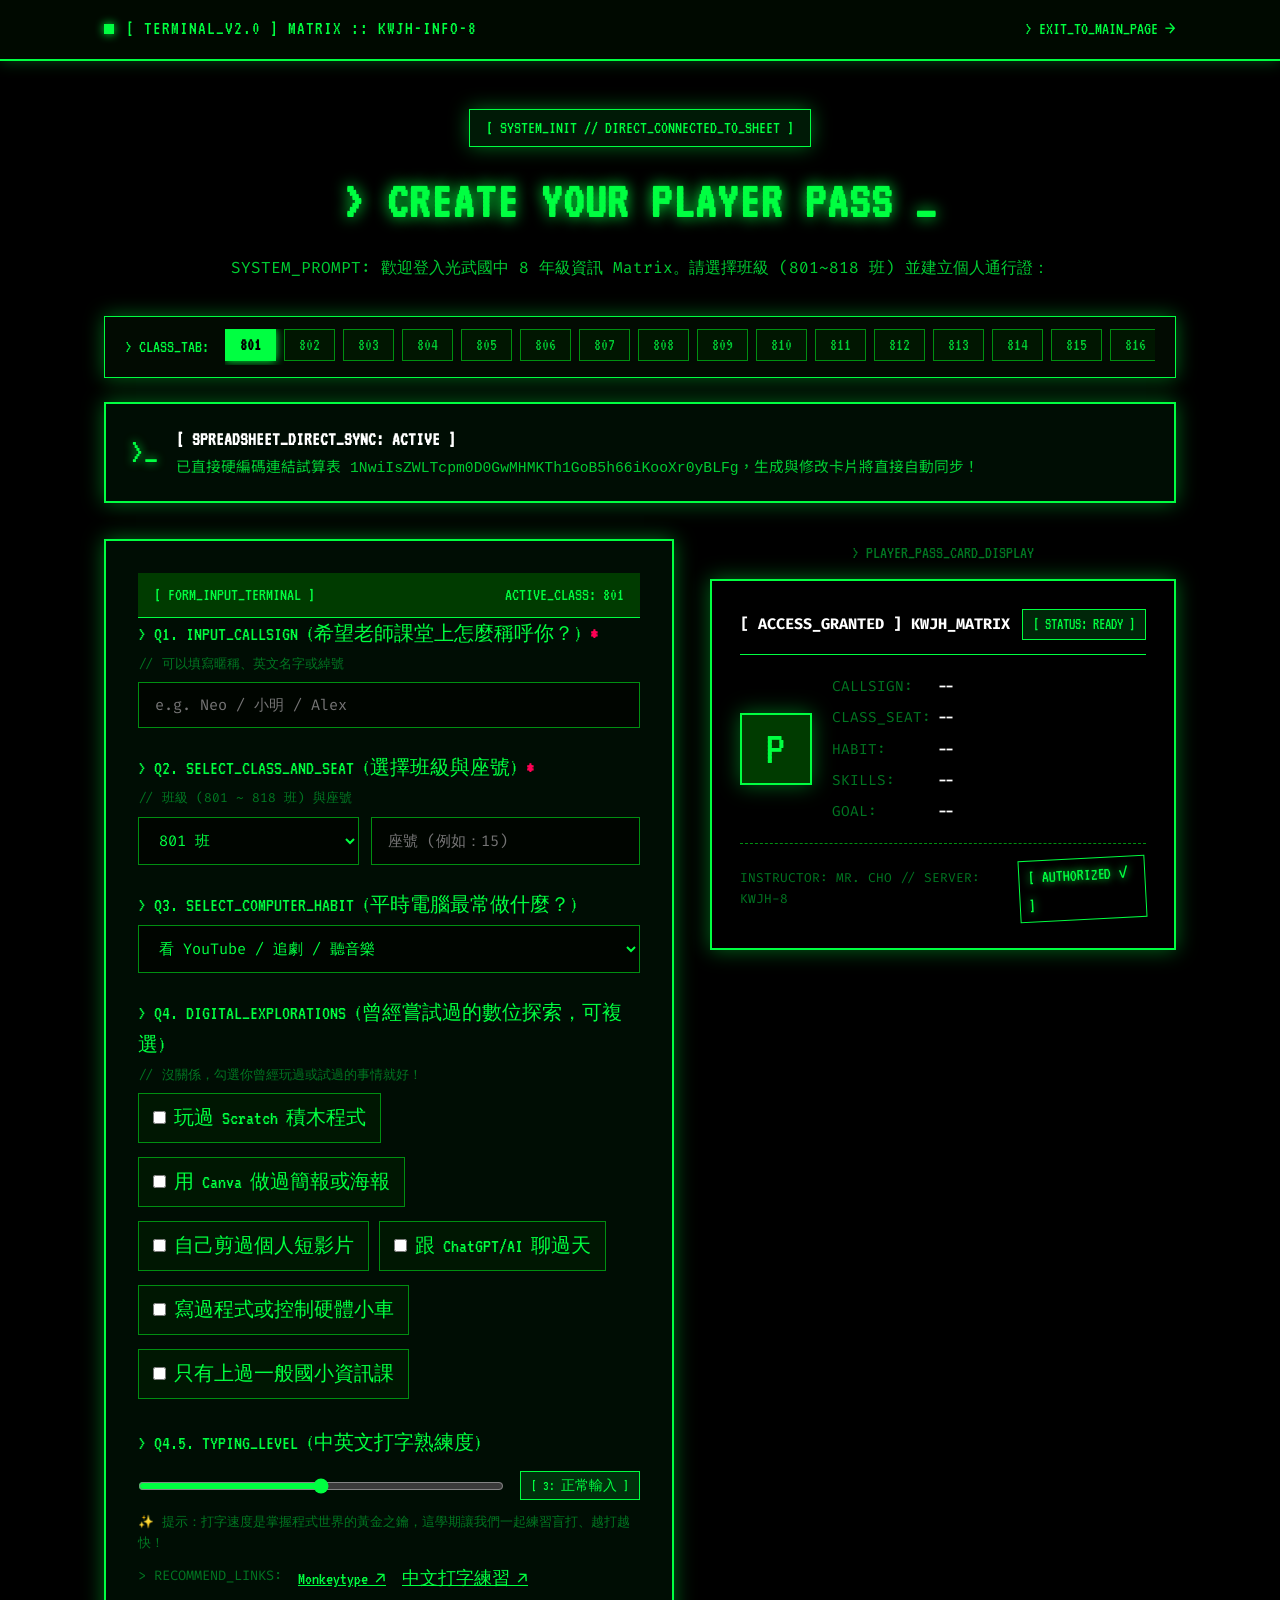
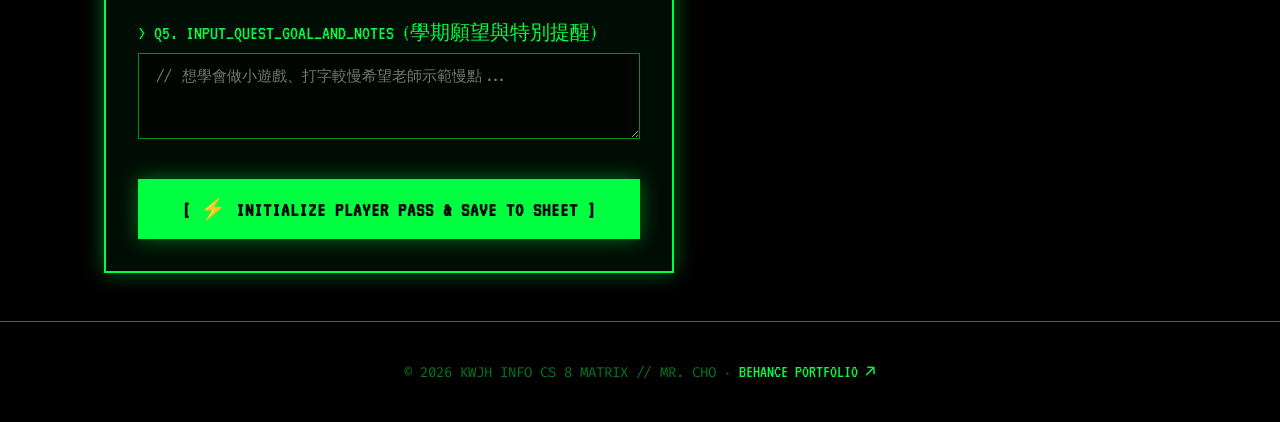
<file: pass.html>
<!DOCTYPE html>
<html lang="zh-TW">
<head>
  <meta charset="UTF-8">
  <meta name="viewport" content="width=device-width, initial-scale=1.0">
  <title>KWJH-8 // MATRIX PLAYER PASS SYSTEM</title>
  <meta name="description" content="光武國中 8 年級資訊科技課程 駭客任務風格學生玩家通行證建立系統。">
  
  <!-- Google Fonts: VT323 / Fira Code / JetBrains Mono -->
  <link rel="preconnect" href="https://fonts.googleapis.com">
  <link rel="preconnect" href="https://fonts.gstatic.com" crossorigin>
  <link href="https://fonts.googleapis.com/css2?family=Fira+Code:wght@400;500;700&family=JetBrains+Mono:wght@500;700;800&family=Share+Tech+Mono&family=VT323&family=Noto+Sans+TC:wght@400;700;900&display=swap" rel="stylesheet">
  
  <link rel="stylesheet" href="pass.css">
  <link rel="icon" type="image/x-icon" href="favicon.ico">
</head>
<body class="matrix-theme">

  <!-- 駭客任務綠色代碼雨 Canvas 背景 -->
  <canvas id="matrix-canvas"></canvas>

  <!-- CRT 掃描線濾鏡遮罩 -->
  <div class="crt-overlay"></div>

  <!-- 駭客任務 Terminal 啟動 LOADING 動畫 Overlay -->
  <div id="matrix-loader-overlay" class="matrix-loader-overlay">
    <div class="matrix-loader-card matrix-box">
      <div class="box-header-bar">
        <span>[ BOOT_SEQUENCE // MATRIX_v2.0 ]</span>
        <span class="matrix-blink-dot"></span>
      </div>
      <div class="loader-body-content">
        <h2 class="loader-title">&gt; INITIALIZING_PLAYER_PROFILE...</h2>
        <div class="matrix-terminal-logs">
          <div class="m-log" data-delay="200">&gt; CONNECTING TO SERVER: KWJH_CS_8 [OK]</div>
          <div class="m-log" data-delay="600">&gt; DECRYPTING NEURAL PROTOCOLS... [OK]</div>
          <div class="m-log" data-delay="1000">&gt; AUTHENTICATING PLAYER CALLSIGN... [OK]</div>
          <div class="m-log" data-delay="1400">&gt; ALLOCATING DIGITIZED PASS CARD... [OK]</div>
          <div class="m-log highlight" data-delay="1800">&gt; STATUS: ACCESS_GRANTED 100%</div>
        </div>
        <div class="matrix-progress-container">
          <div id="matrix-progress-fill" class="matrix-progress-fill"></div>
        </div>
        <div class="loader-status-text">
          <span>PROGRESS: <strong id="matrix-percent-text">0</strong>%</span>
          <button id="skip-matrix-loader" class="matrix-btn sm-btn">[ SKIP_BOOT ]</button>
        </div>
      </div>
    </div>
  </div>

  <!-- 頂部終端機導覽列 -->
  <header class="matrix-header">
    <div class="container header-inner">
      <div class="matrix-brand">
        <span class="matrix-blink-dot"></span>
        <span class="brand-text">[ TERMINAL_V2.0 ] MATRIX :: KWJH-INFO-8</span>
      </div>
      <div class="nav-extra">
        <a href="index.html" class="matrix-link">&gt; EXIT_TO_MAIN_PAGE &rarr;</a>
      </div>
    </div>
  </header>

  <main class="main-wrapper">
    <div class="container">
      
      <!-- 駭客終端機標題區 -->
      <div class="hero-title-box text-center">
        <div class="matrix-badge">[ SYSTEM_INIT // DIRECT_CONNECTED_TO_SHEET ]</div>
        <h1 class="main-title matrix-glitch" data-text="> CREATE YOUR PLAYER PASS _">
          &gt; CREATE YOUR PLAYER PASS <span class="blink-cursor">_</span>
        </h1>
        <p class="main-desc font-tech">
          SYSTEM_PROMPT: 歡迎登入光武國中 8 年級資訊 Matrix。請選擇班級 (801~818 班) 並建立個人通行證：
        </p>
      </div>

      <!-- 8 年級 18 個班級快速分頁列 (801 ~ 818 班) -->
      <div class="class-tab-bar border-matrix" id="class-tab-bar">
        <span class="tab-label">&gt; CLASS_TAB:</span>
        <div class="tab-scroll-wrapper">
          <button class="class-tab-btn active" data-class="801">801</button>
          <button class="class-tab-btn" data-class="802">802</button>
          <button class="class-tab-btn" data-class="803">803</button>
          <button class="class-tab-btn" data-class="804">804</button>
          <button class="class-tab-btn" data-class="805">805</button>
          <button class="class-tab-btn" data-class="806">806</button>
          <button class="class-tab-btn" data-class="807">807</button>
          <button class="class-tab-btn" data-class="808">808</button>
          <button class="class-tab-btn" data-class="809">809</button>
          <button class="class-tab-btn" data-class="810">810</button>
          <button class="class-tab-btn" data-class="811">811</button>
          <button class="class-tab-btn" data-class="812">812</button>
          <button class="class-tab-btn" data-class="813">813</button>
          <button class="class-tab-btn" data-class="814">814</button>
          <button class="class-tab-btn" data-class="815">815</button>
          <button class="class-tab-btn" data-class="816">816</button>
          <button class="class-tab-btn" data-class="817">817</button>
          <button class="class-tab-btn" data-class="818">818</button>
        </div>
      </div>

      <!-- 背景自動同步 status bar (零設定，直接直連) -->
      <div class="matrix-box gform-notice-box" id="gform-notice">
        <div class="gform-notice-inner">
          <span class="icon-terminal">&gt;_</span>
          <div class="notice-text">
            <strong>[ SPREADSHEET_DIRECT_SYNC: ACTIVE ]</strong>
            <p>已直接硬編碼連結試算表 <code>1NwiIsZWLTcpm0D0GwMHMKTh1GoB5h66iKooXr0yBLFg</code>，生成與修改卡片將直接自動同步！</p>
          </div>
        </div>
      </div>

      <div class="form-pass-grid">
        <!-- 左側：終端機表單區 -->
        <div class="matrix-box form-container-card">
          <div class="box-header-bar">
            <span>[ FORM_INPUT_TERMINAL ]</span>
            <span id="current-class-tag">ACTIVE_CLASS: 801</span>
          </div>

          <form id="student-pass-form" onsubmit="return false;">
            
            <!-- Q1: 暱稱稱呼 -->
            <div class="form-group">
              <label for="p-name">&gt; Q1. INPUT_CALLSIGN (希望老師課堂上怎麼稱呼你？) <span class="req">*</span></label>
              <span class="input-hint">// 可以填寫暱稱、英文名字或綽號</span>
              <input type="text" id="p-name" class="matrix-input" placeholder="e.g. Neo / 小明 / Alex" required>
            </div>

            <!-- Q2: 班級座號 -->
            <div class="form-group">
              <label for="p-class-select">&gt; Q2. SELECT_CLASS_AND_SEAT (選擇班級與座號) <span class="req">*</span></label>
              <span class="input-hint">// 班級 (801 ~ 818 班) 與座號</span>
              <div class="input-inline">
                <select id="p-class-select" class="matrix-select" style="width: 45%;">
                  <option value="801 班">801 班</option>
                  <option value="802 班">802 班</option>
                  <option value="803 班">803 班</option>
                  <option value="804 班">804 班</option>
                  <option value="805 班">805 班</option>
                  <option value="806 班">806 班</option>
                  <option value="807 班">807 班</option>
                  <option value="808 班">808 班</option>
                  <option value="809 班">809 班</option>
                  <option value="810 班">810 班</option>
                  <option value="811 班">811 班</option>
                  <option value="812 班">812 班</option>
                  <option value="813 班">813 班</option>
                  <option value="814 班">814 班</option>
                  <option value="815 班">815 班</option>
                  <option value="816 班">816 班</option>
                  <option value="817 班">817 班</option>
                  <option value="818 班">818 班</option>
                </select>
                <input type="number" id="p-seat-input" class="matrix-input" min="1" max="50" placeholder="座號 (例如：15)" style="width: 55%;" required>
              </div>
            </div>

            <!-- Q3: 平時電腦習慣 -->
            <div class="form-group">
              <label for="p-usage">&gt; Q3. SELECT_COMPUTER_HABIT (平時電腦最常做什麼？)</label>
              <select id="p-usage" class="matrix-select">
                <option value="看 YouTube / 追劇 / 聽音樂">看 YouTube / 追劇 / 聽音樂</option>
                <option value="打電競 / 玩電腦遊戲">打電競 / 玩電腦遊戲</option>
                <option value="繪圖 / 剪輯影片 / 創作者">繪圖 / 剪輯影片 / 創作者</option>
                <option value="做報告 / 查資料 / 學習">做報告 / 查資料 / 學習</option>
                <option value="寫程式 / 探索軟體">寫程式 / 探索軟體</option>
                <option value="其他">其他...</option>
              </select>
              <div id="other-usage-group" class="form-group" style="display: none; margin-top: 12px;">
                <label for="p-usage-other">&gt; INPUT_OTHER_HABIT (請說明你的電腦習慣):</label>
                <input type="text" id="p-usage-other" class="matrix-input" placeholder="例如：寫音樂、做 3D 建模、看動畫...">
              </div>
            </div>

            <!-- Q4: 資訊技能解鎖 -->
            <div class="form-group">
              <label>&gt; Q4. DIGITAL_EXPLORATIONS (曾經嘗試過的數位探索，可複選)</label>
              <span class="input-hint">// 沒關係，勾選你曾經玩過或試過的事情就好！</span>
              <div class="chip-group">
                <label class="matrix-chip"><input type="checkbox" name="p-tools" value="玩過 Scratch 積木程式"> 玩過 Scratch 積木程式</label>
                <label class="matrix-chip"><input type="checkbox" name="p-tools" value="用 Canva 做過簡報或海報"> 用 Canva 做過簡報或海報</label>
                <label class="matrix-chip"><input type="checkbox" name="p-tools" value="自己剪過個人短影片"> 自己剪過個人短影片</label>
                <label class="matrix-chip"><input type="checkbox" name="p-tools" value="跟 ChatGPT/AI 聊過天"> 跟 ChatGPT/AI 聊過天</label>
                <label class="matrix-chip"><input type="checkbox" name="p-tools" value="寫過程式或控制硬體小車"> 寫過程式或控制硬體小車</label>
                <label class="matrix-chip"><input type="checkbox" name="p-tools" value="只有上過一般國小資訊課"> 只有上過一般國小資訊課</label>
              </div>
            </div>

            <!-- Q4.5: 打字熟練度 -->
            <div class="form-group">
              <label for="p-typing">&gt; Q4.5. TYPING_LEVEL (中英文打字熟練度)</label>
              <div class="typing-slider-wrapper" style="display: flex; align-items: center; gap: 16px; margin: 12px 0;">
                <input type="range" id="p-typing" min="1" max="5" value="3" class="matrix-input" style="flex-grow: 1; accent-color: var(--matrix-green); cursor: pointer; padding: 0;">
                <span id="typing-level-badge" class="pass-status-badge" style="min-width: 120px; text-align: center; font-size: 0.9rem;">[ 3: 正常輸入 ]</span>
              </div>
              <span class="input-hint" style="display: block; font-family: var(--font-tech); font-size: 0.8rem; color: var(--matrix-text-muted); margin-top: 4px;">
                ✨ 提示：打字速度是掌握程式世界的黃金之鑰，這學期讓我們一起練習盲打、越打越快！
              </span>
              <div class="typing-practice-links" style="display: flex; gap: 16px; margin-top: 12px; font-family: var(--font-tech); font-size: 0.85rem;">
                <span style="color: var(--matrix-text-muted);">&gt; RECOMMEND_LINKS:</span>
                <a href="https://monkeytype.com/" target="_blank" rel="noopener noreferrer" class="matrix-link" style="text-decoration: underline;">Monkeytype ↗</a>
                <a href="https://typing.tw/" target="_blank" rel="noopener noreferrer" class="matrix-link" style="text-decoration: underline;">中文打字練習 ↗</a>
              </div>
            </div>

            <!-- Q5: 學期願望與特別提醒 -->
            <div class="form-group">
              <label for="p-wish">&gt; Q5. INPUT_QUEST_GOAL_AND_NOTES (學期願望與特別提醒)</label>
              <textarea id="p-wish" class="matrix-textarea" rows="3" placeholder="// 想學會做小遊戲、打字較慢希望老師示範慢點..."></textarea>
            </div>

            <!-- 表單按鈕區 -->
            <div class="action-buttons">
              <button type="submit" id="generate-pass-btn" class="matrix-btn btn-primary btn-large">
                [ ⚡ INITIALIZE PLAYER PASS & SAVE TO SHEET ]
              </button>
            </div>

          </form>
        </div>

        <!-- 右側：駭客卡片預覽區 -->
        <div class="card-preview-wrapper">
          <div class="preview-header text-center">
            <span class="preview-label">&gt; PLAYER_PASS_CARD_DISPLAY</span>
          </div>

          <!-- 駭客任務卡片本體 -->
          <div id="pass-card" class="matrix-box pass-card-box">
            <div class="pass-card-top">
              <div class="pass-brand-title font-tech">
                [ ACCESS_GRANTED ] KWJH_MATRIX
              </div>
              <span class="pass-status-badge" id="pass-status-tag">[ STATUS: READY ]</span>
            </div>

            <div class="pass-card-body">
              <div class="pass-avatar-matrix" id="pass-avatar-bg">
                <span id="pass-avatar-letter">P</span>
              </div>
              <div class="pass-details font-tech">
                <div class="pass-row">
                  <span class="p-label">CALLSIGN:</span>
                  <strong id="card-name" class="p-val">--</strong>
                </div>
                <div class="pass-row">
                  <span class="p-label">CLASS_SEAT:</span>
                  <span id="card-class" class="p-val">--</span>
                </div>
                <div class="pass-row">
                  <span class="p-label">HABIT:</span>
                  <span id="card-usage" class="p-val">--</span>
                </div>
                <div class="pass-row">
                  <span class="p-label">SKILLS:</span>
                  <span id="card-tools" class="p-val">--</span>
                </div>
                <div class="pass-row">
                  <span class="p-label">GOAL:</span>
                  <span id="card-wish" class="p-val">--</span>
                </div>
              </div>
            </div>

            <div class="pass-card-bottom font-tech">
              <span>INSTRUCTOR: MR. CHO // SERVER: KWJH-8</span>
              <span class="stamp-verified">[ AUTHORIZED ✓ ]</span>
            </div>
          </div>

          <!-- 卡片動作列 -->
          <div class="card-actions-box text-center" id="card-actions" style="display: none;">
            <button id="print-card-btn" class="matrix-btn btn-primary btn-sm">
              [ 🖨️ PRINT / SAVE PASS ]
            </button>
            <button id="reset-card-btn" class="matrix-btn btn-outline btn-sm">
              [ ✏️ EDIT PARAMETERS ]
            </button>
          </div>
        </div>

      </div>

    </div>
  </main>

  <footer class="matrix-footer text-center font-tech">
    <p>© 2026 KWJH INFO CS 8 MATRIX // MR. CHO 
      ‧ <a href="https://www.behance.net/syuanCho" target="_blank" rel="noopener noreferrer" class="matrix-link">BEHANCE PORTFOLIO ↗</a>
    </p>
  </footer>

  <script src="pass.js"></script>
</body>
</html>
</file>
<file: monochrome.css>
/* ==========================================================================
   MINIMALIST MONOCHROME DESIGN SYSTEM (純黑白極簡雜誌風格)
   ========================================================================== */

:root {
  /* 絕對單色 Token 系統 (Strictly Monochrome) */
  --bg-white: #FFFFFF;
  --fg-black: #000000;
  --bg-muted: #F5F5F5;
  --fg-muted: #525252;
  
  --border-black: #000000;
  --border-light: #E5E5E5;
  
  /* 字體系統 */
  --font-display: "Playfair Display", Georgia, serif;
  --font-body: "Source Serif 4", Georgia, serif;
  --font-mono: "JetBrains Mono", monospace;
  --font-sans: "Noto Sans TC", sans-serif;
  
  /* 圓角：絕對 0px */
  --radius-none: 0px;
  
  /* 轉場：極速與瞬間 (0-100ms) */
  --transition-instant: all 100ms cubic-bezier(0, 0, 0.2, 1);
}

/* 全域重設 */
*, *::before, *::after {
  box-sizing: border-box;
  margin: 0;
  padding: 0;
  border-radius: 0px !important; /* 絕對無圓角 */
}

html {
  scroll-behavior: smooth;
  font-family: var(--font-body);
  background-color: var(--bg-white);
  color: var(--fg-black);
  line-height: 1.6;
}

body {
  overflow-x: hidden;
  position: relative;
  cursor: crosshair;
}

/* 紋理：紙張噪點 (Noise Texture) */
.bg-noise-pattern {
  background-image: url("data:image/svg+xml,%3Csvg viewBox='0 0 256 256' xmlns='http://www.w3.org/2000/svg'%3E%3Cfilter id='noise'%3E%3CfeTurbulence type='fractalNoise' baseFrequency='0.8' numOctaves='4' stitchTiles='stitch'/%3E%3C/filter%3E%3Crect width='100%25' height='100%25' filter='url(%23noise)' opacity='0.02'/%3E%3C/svg%3E");
}

/* 紋理：細水平掃描線 (Horizontal Lines Pattern) */
.bg-lines-pattern {
  background-image: repeating-linear-gradient(
    0deg,
    transparent,
    transparent 1px,
    #000000 1px,
    #000000 2px
  );
  background-size: 100% 4px;
}

/* 容器與邊框系統 */
.container {
  max-width: 1152px;
  margin: 0 auto;
  padding: 0 32px;
}

.border-bottom-thin { border-bottom: 1px solid var(--border-black); }
.border-bottom-medium { border-bottom: 2px solid var(--border-black); }
.border-bottom-thick { border-bottom: 4px solid var(--border-black); }

.border-thin { border: 1px solid var(--border-black); }
.border-medium { border: 2px solid var(--border-black); }
.border-thick { border: 4px solid var(--border-black); }

.border-top-thin { border-top: 1px solid var(--border-black); }

/* 無障礙高對比 Focus 狀態 (Accessibility Requirement) */
:focus-visible {
  outline: 3px solid var(--fg-black) !important;
  outline-offset: 3px !important;
}

/* 跑馬燈走字 (Infinite Marquee Ticker) */
.marquee-strip {
  background: var(--fg-black);
  color: var(--bg-white);
  padding: 8px 0;
  overflow: hidden;
  white-space: nowrap;
  font-family: var(--font-mono);
  font-size: 0.8rem;
  font-weight: 700;
  letter-spacing: 1.5px;
  border-bottom: 2px solid var(--fg-black);
}

.marquee-content {
  display: inline-block;
  animation: marquee 25s linear infinite;
}

@keyframes marquee {
  0% { transform: translateX(0); }
  100% { transform: translateX(-50%); }
}

/* 十字準星跟隨器 */
.crosshair-cursor {
  position: fixed;
  width: 20px;
  height: 20px;
  pointer-events: none;
  z-index: 9999;
  transform: translate(-50%, -50%);
  display: flex;
  align-items: center;
  justify-content: center;
}

.crosshair-cursor::before, .crosshair-cursor::after {
  content: '';
  position: absolute;
  background: var(--fg-black);
}

.crosshair-cursor::before { width: 100%; height: 1px; }
.crosshair-cursor::after { width: 1px; height: 100%; }

.crosshair-label {
  position: fixed;
  font-family: var(--font-mono);
  font-size: 0.65rem;
  background: var(--fg-black);
  color: var(--bg-white);
  padding: 2px 6px;
  pointer-events: none;
  z-index: 9999;
  transform: translate(12px, 12px);
}

/* 導覽列 */
.mono-navbar {
  background: var(--bg-white);
  border-bottom: 2px solid var(--fg-black);
  position: sticky;
  top: 0;
  z-index: 500;
}

.nav-inner {
  display: flex;
  align-items: center;
  justify-content: space-between;
  padding: 16px 32px;
  max-width: 1200px;
  margin: 0 auto;
}

.mono-brand {
  display: flex;
  align-items: center;
  gap: 12px;
  font-family: var(--font-mono);
  font-weight: 800;
  font-size: 0.95rem;
  letter-spacing: 1px;
}

.mono-square {
  width: 12px;
  height: 12px;
  background: var(--fg-black);
}

.mono-nav-links {
  display: flex;
  gap: 28px;
}

.mono-nav-links a {
  font-family: var(--font-mono);
  font-size: 0.85rem;
  font-weight: 700;
  color: var(--fg-black);
  text-decoration: none;
  transition: var(--transition-instant);
}

.mono-nav-links a:hover {
  text-decoration: underline;
  text-underline-offset: 4px;
}

/* 按鈕系統 */
.mono-btn {
  display: inline-flex;
  align-items: center;
  justify-content: center;
  padding: 12px 28px;
  font-family: var(--font-mono);
  font-size: 0.85rem;
  font-weight: 700;
  letter-spacing: 1px;
  text-transform: uppercase;
  text-decoration: none;
  cursor: pointer;
  transition: var(--transition-instant);
}

.btn-primary {
  background: var(--fg-black);
  color: var(--bg-white);
  border: 2px solid var(--fg-black);
}

.btn-primary:hover {
  background: var(--bg-white);
  color: var(--fg-black);
}

.btn-outline {
  background: transparent;
  color: var(--fg-black);
  border: 2px solid var(--fg-black);
}

.btn-outline:hover {
  background: var(--fg-black);
  color: var(--bg-white);
}

.btn-large {
  padding: 16px 36px;
  font-size: 0.95rem;
}

/* 第一幕 HERO 區塊 */
.hero-mono-section {
  padding: 80px 0;
}

.mono-meta-header {
  display: flex;
  justify-content: space-between;
  margin-bottom: 24px;
}

.mono-label {
  font-family: var(--font-mono);
  font-size: 0.75rem;
  font-weight: 700;
  letter-spacing: 1.5px;
  color: var(--fg-muted);
}

.display-headline {
  font-family: var(--font-display);
  font-size: 6.5rem;
  font-weight: 900;
  line-height: 0.95;
  letter-spacing: -2px;
  margin-bottom: 48px;
  display: flex;
  flex-direction: column;
}

.italic-serif {
  font-style: italic;
  font-weight: 400;
}

.hero-split-grid {
  display: grid;
  grid-template-columns: 1.2fr 0.8fr;
  gap: 60px;
  align-items: start;
}

.sub-serif-headline {
  font-family: var(--font-display);
  font-size: 2.2rem;
  margin-bottom: 16px;
}

.body-serif-text {
  font-family: var(--font-body);
  font-size: 1.15rem;
  color: var(--fg-muted);
  margin-bottom: 28px;
  line-height: 1.7;
}

.quote-editorial-box {
  border-left: 4px solid var(--fg-black);
  padding: 16px 24px;
  margin-bottom: 32px;
  background: var(--bg-muted);
}

.quote-text {
  font-family: var(--font-display);
  font-size: 1.15rem;
  font-style: italic;
  color: var(--fg-black);
}

.hero-cta-group {
  display: flex;
  gap: 16px;
}

/* 右側實體編輯風卡片 */
.editorial-card-wrapper {
  background: var(--bg-white);
  padding: 24px;
}

.card-tag-header {
  display: flex;
  justify-content: space-between;
  padding-bottom: 12px;
  margin-bottom: 24px;
}

.big-initial {
  font-family: var(--font-display);
  font-size: 8rem;
  font-weight: 900;
  line-height: 0.8;
  text-align: center;
  margin-bottom: 24px;
}

.card-details {
  display: flex;
  flex-direction: column;
  gap: 12px;
  font-family: var(--font-mono);
  font-size: 0.85rem;
  margin-bottom: 24px;
}

.detail-row {
  display: flex;
  justify-content: space-between;
}

.detail-row .key { color: var(--fg-muted); }

.card-footer-bar {
  display: flex;
  justify-content: space-between;
  padding-top: 12px;
  font-family: var(--font-mono);
  font-size: 0.75rem;
  color: var(--fg-muted);
}

/* 橫幅大字體標語 */
.banner-statement {
  padding: 24px 0;
  text-align: center;
  background-color: var(--fg-black);
  color: var(--bg-white);
}

.banner-text {
  font-family: var(--font-mono);
  font-size: 1rem;
  font-weight: 800;
  letter-spacing: 3px;
}

/* 通用區塊 */
.section-mono {
  padding: 100px 0;
}

.section-title-wrapper {
  display: flex;
  align-items: baseline;
  gap: 16px;
  padding-bottom: 16px;
  margin-bottom: 60px;
}

.section-number {
  font-family: var(--font-mono);
  font-size: 1.2rem;
  font-weight: 800;
}

.section-heading-serif {
  font-family: var(--font-display);
  font-size: 2.8rem;
  font-weight: 800;
  letter-spacing: -1px;
}

/* 第二幕 ABOUT 卡片 Grid */
.about-cards-grid {
  display: grid;
  grid-template-columns: repeat(auto-fit, minmax(300px, 1fr));
  gap: 32px;
}

.mono-card {
  padding: 36px 28px;
  background: var(--bg-white);
  transition: var(--transition-instant);
}

.mono-card:hover {
  background: var(--fg-black);
  color: var(--bg-white);
}

.mono-card:hover .card-num,
.mono-card:hover .card-heading-serif,
.mono-card:hover .card-body-text {
  color: var(--bg-white);
}

.card-num {
  font-family: var(--font-mono);
  font-size: 1.4rem;
  font-weight: 800;
  margin-bottom: 20px;
  display: block;
}

.card-heading-serif {
  font-family: var(--font-display);
  font-size: 1.8rem;
  font-weight: 700;
  margin-bottom: 16px;
}

.card-body-text {
  font-family: var(--font-body);
  font-size: 1.05rem;
  color: var(--fg-muted);
}

/* 第三幕 反轉區塊 (INVERTED BLACK SECTION) */
.section-inverted {
  background: var(--fg-black);
  color: var(--bg-white);
}

.section-number-inverted {
  font-family: var(--font-mono);
  font-size: 1.2rem;
  font-weight: 800;
  color: var(--bg-white);
}

.section-heading-serif-inverted {
  font-family: var(--font-display);
  font-size: 2.8rem;
  font-weight: 800;
  color: var(--bg-white);
}

.border-bottom-medium-inverted {
  border-bottom: 2px solid var(--bg-white);
}

.skills-mono-grid {
  display: grid;
  grid-template-columns: repeat(auto-fit, minmax(240px, 1fr));
  gap: 32px;
}

.mono-card-inverted {
  padding: 32px;
  background: var(--fg-black);
  border: 1px solid rgba(255, 255, 255, 0.2);
  transition: var(--transition-instant);
}

.mono-card-inverted:hover {
  background: var(--bg-white);
  color: var(--fg-black);
  border-color: var(--bg-white);
}

.mono-card-inverted:hover .metric-label,
.mono-card-inverted:hover .metric-val,
.mono-card-inverted:hover .metric-title-serif,
.mono-card-inverted:hover .metric-body {
  color: var(--fg-black);
}

.mono-card-inverted:hover .rule-line-fill {
  background: var(--fg-black);
}

.metric-header {
  display: flex;
  justify-content: space-between;
  align-items: center;
  font-family: var(--font-mono);
  margin-bottom: 16px;
}

.metric-label { font-size: 0.75rem; color: rgba(255, 255, 255, 0.7); }
.metric-val { font-size: 2rem; font-weight: 800; }
.metric-title-serif { font-family: var(--font-display); font-size: 1.5rem; margin-bottom: 12px; }
.metric-body { font-family: var(--font-body); font-size: 0.95rem; color: rgba(255, 255, 255, 0.8); margin-bottom: 20px; }

.rule-line-fill {
  height: 4px;
  background: var(--bg-white);
  width: 0%;
  transition: width 1.2s cubic-bezier(0.1, 0.8, 0.3, 1);
}

/* 第四幕 任務清單 (Missions Editorial List) */
.missions-editorial-list {
  display: flex;
  flex-direction: column;
}

.mission-row {
  display: grid;
  grid-template-columns: 140px 240px 1fr;
  padding: 28px 20px;
  align-items: center;
  transition: var(--transition-instant);
}

.hover-invert:hover {
  background: var(--fg-black);
  color: var(--bg-white);
}

.hover-invert:hover .m-code,
.hover-invert:hover .m-title,
.hover-invert:hover .m-desc {
  color: var(--bg-white);
}

.m-code { font-family: var(--font-mono); font-size: 0.85rem; font-weight: 800; }
.m-title { font-family: var(--font-display); font-size: 1.5rem; font-weight: 700; }
.m-desc { font-family: var(--font-body); font-size: 1.05rem; color: var(--fg-muted); }

.final-row { padding: 36px 20px; }
.final-code { color: var(--fg-black); font-weight: 900; }

/* 第五幕 表單與通行證 (Student Login) */
.mono-form-wrapper {
  padding: 48px;
  background: var(--bg-white);
}

.form-grid-2 {
  display: grid;
  grid-template-columns: 1fr 1fr;
  gap: 32px;
}

.mono-form-group {
  margin-bottom: 28px;
}

.mono-form-group label {
  display: block;
  font-family: var(--font-mono);
  font-size: 0.85rem;
  font-weight: 700;
  margin-bottom: 10px;
}

.req { color: var(--fg-black); font-weight: bold; }

.mono-input, .mono-select {
  width: 100%;
  padding: 14px 16px;
  border: none;
  border-bottom: 2px solid var(--border-black);
  font-family: var(--font-mono);
  font-size: 0.95rem;
  background: var(--bg-white);
  color: var(--fg-black);
  transition: var(--transition-instant);
}

.mono-input:focus, .mono-select:focus {
  border-bottom-width: 4px;
}

.mono-checkbox-group {
  display: flex;
  flex-wrap: wrap;
  gap: 12px;
}

.mono-chip {
  display: inline-flex;
  align-items: center;
  gap: 8px;
  border: 1px solid var(--border-black);
  padding: 10px 18px;
  font-family: var(--font-mono);
  font-size: 0.85rem;
  cursor: pointer;
  transition: var(--transition-instant);
}

.mono-chip:hover {
  background: var(--fg-black);
  color: var(--bg-white);
}

.mono-chip:has(input:checked) {
  background: var(--fg-black);
  color: var(--bg-white);
  font-weight: 700;
}

.form-action-center {
  text-align: center;
  margin-top: 36px;
}

/* 生成之黑白實體卡片 */
.mono-pass-result {
  margin-top: 48px;
}

.sync-status {
  min-height: 1.5em;
  margin: 14px 0;
  font-family: var(--font-mono);
  font-size: 0.85rem;
  font-weight: 700;
}

.sync-status[data-state="sending"] { color: var(--fg-muted); }
.sync-status[data-state="success"] { color: var(--fg-black); }
.sync-status[data-state="error"] { color: #9b1c1c; }

.submission-guide {
  margin-top: 22px;
  padding: 18px;
  font-family: var(--font-mono);
}

.submission-guide ol {
  margin: 12px 0 18px;
  padding-left: 1.5rem;
  line-height: 1.8;
}

.pass-box {
  background: var(--bg-white);
  padding: 32px;
  margin-bottom: 24px;
}

.pass-top-bar {
  display: flex;
  justify-content: space-between;
  font-family: var(--font-mono);
  font-weight: 800;
  font-size: 0.85rem;
  padding-bottom: 14px;
  margin-bottom: 24px;
}

.pass-inner-grid {
  display: grid;
  grid-template-columns: 110px 1fr;
  gap: 32px;
  align-items: center;
  margin-bottom: 24px;
}

.pass-photo-box {
  width: 110px;
  height: 110px;
  display: flex;
  align-items: center;
  justify-content: center;
  font-family: var(--font-display);
  font-size: 4rem;
  font-weight: 900;
  background: var(--fg-black);
  color: var(--bg-white);
}

.pass-details-list {
  font-family: var(--font-mono);
  font-size: 0.9rem;
  display: flex;
  flex-direction: column;
  gap: 8px;
}

.pass-bot-bar {
  display: flex;
  justify-content: space-between;
  padding-top: 14px;
  font-family: var(--font-mono);
  font-size: 0.8rem;
}

.pass-btn-group {
  display: flex;
  gap: 16px;
  justify-content: center;
}

.mono-footer {
  background: var(--fg-black);
  color: var(--bg-white);
  padding: 60px 0;
}

.footer-grid {
  display: flex;
  justify-content: space-between;
  align-items: center;
}

.footer-left h3 {
  font-family: var(--font-mono);
  font-size: 1.1rem;
  margin-bottom: 6px;
}

.footer-left p {
  font-family: var(--font-mono);
  font-size: 0.8rem;
  color: var(--border-light);
}

.font-mono { font-family: var(--font-mono); font-size: 0.8rem; }

/* 響應式佈局微調 */
@media (max-width: 768px) {
  .display-headline { font-size: 3.8rem; }
  .hero-split-grid { grid-template-columns: 1fr; }
  .mission-row { grid-template-columns: 1fr; gap: 8px; }
  .form-grid-2 { grid-template-columns: 1fr; }
  .pass-inner-grid { grid-template-columns: 1fr; text-align: center; }
  .pass-photo-box { margin: 0 auto; }
}

@media print {
  body * { visibility: hidden; }
  #printable-pass, #printable-pass * { visibility: visible; }
  #printable-pass { position: absolute; left: 0; top: 0; width: 100%; }
}

/* 電腦教室生存指南區塊 */
.lab-survival-block {
  margin-top: 48px;
  padding: 32px;
  background: var(--bg-muted);
  display: grid;
  grid-template-columns: 1.1fr 0.9fr;
  gap: 40px;
  align-items: center;
}

.survival-screenshot img {
  width: 100%;
  height: auto;
  display: block;
  filter: grayscale(100%);
  transition: filter 0.3s ease;
}

.survival-screenshot img:hover {
  filter: grayscale(0%);
}

@media (max-width: 768px) {
  .lab-survival-block {
    grid-template-columns: 1fr;
    gap: 24px;
    padding: 20px;
  }
}
</file>
<file: typing-game/style.css>
/* ==========================================================================
   POETRY LAB // RETRO TYPING CHALLENGE STYLESHEET
   ========================================================================== */

:root {
  --neon-green: #00ff41;
  --neon-green-dim: rgba(0, 255, 65, 0.15);
  --neon-green-glow: rgba(0, 255, 65, 0.4);
  --retro-black: #0a0a0a;
  --retro-gray: #1b1b1b;
  --retro-text-muted: #555;
  --retro-text-bright: #eee;
  --retro-error: #ff3b30;
  --font-mono: 'JetBrains Mono', monospace;
  --font-display: 'Orbitron', sans-serif;
  --font-serif: 'Noto Serif TC', serif;
}

* {
  box-sizing: border-box;
  margin: 0;
  padding: 0;
}

body.retro-theme {
  background-color: var(--retro-black);
  color: var(--neon-green);
  font-family: var(--font-mono);
  overflow-x: hidden;
  height: 100vh;
  position: relative;
}

/* CRT 螢幕掃描線與弧度特效 */
.crt-overlay {
  pointer-events: none;
  position: fixed;
  top: 0;
  left: 0;
  width: 100%;
  height: 100%;
  background: linear-gradient(rgba(18, 16, 16, 0) 50%, rgba(0, 0, 0, 0.25) 50%), linear-gradient(90deg, rgba(255, 0, 0, 0.06), rgba(0, 255, 0, 0.02), rgba(0, 0, 255, 0.06));
  background-size: 100% 4px, 3px 100%;
  z-index: 9999;
}

.crt-overlay::after {
  content: " ";
  display: block;
  position: fixed;
  top: 0; left: 0; bottom: 0; right: 0;
  background: radial-gradient(circle, rgba(18, 16, 16, 0) 60%, rgba(0, 0, 0, 0.6) 100%);
  z-index: 10000;
  pointer-events: none;
}

/* 遊戲主版面結構 */
.game-container {
  max-width: 1200px;
  margin: 0 auto;
  padding: 24px;
  display: flex;
  flex-direction: column;
  height: 100vh;
  justify-content: space-between;
}

.border-bottom-medium {
  border-bottom: 3px solid var(--neon-green);
}
.border-bottom-thin {
  border-bottom: 1px solid var(--neon-green-dim);
}
.border-thin {
  border: 1px solid var(--neon-green-dim);
}
.border-medium {
  border: 2px solid var(--neon-green);
}

/* Header */
.game-header {
  display: flex;
  justify-content: space-between;
  align-items: center;
  padding-bottom: 12px;
}

.brand {
  display: flex;
  align-items: center;
  gap: 12px;
}

.brand h1 {
  font-size: 1.5rem;
  letter-spacing: 2px;
  text-shadow: 0 0 10px var(--neon-green-glow);
}

.pulse-dot {
  width: 10px;
  height: 10px;
  background-color: var(--neon-green);
  border-radius: 50%;
  box-shadow: 0 0 10px var(--neon-green);
  animation: pulse 1.5s infinite;
}

@keyframes pulse {
  0% { transform: scale(0.9); opacity: 0.6; }
  50% { transform: scale(1.2); opacity: 1; box-shadow: 0 0 15px var(--neon-green); }
  100% { transform: scale(0.9); opacity: 0.6; }
}

/* HUD 面板 */
.hud-panel {
  display: grid;
  grid-template-columns: repeat(4, 1fr);
  gap: 24px;
  padding: 16px 0;
}

.hud-item {
  display: flex;
  flex-direction: column;
}

.hud-label {
  font-size: 0.75rem;
  color: var(--retro-text-muted);
  letter-spacing: 1px;
}

.hud-val {
  font-size: 2.2rem;
  font-weight: 900;
  text-shadow: 0 0 10px var(--neon-green-dim);
}

.current-player-profile {
  margin: 12px 0;
  padding: 8px 10px;
  border-left: 3px solid var(--neon-green);
  background: var(--neon-green-dim);
  color: var(--retro-text-bright);
  font-size: 0.82rem;
  line-height: 1.5;
}

.progress-bar-wrapper {
  background-color: var(--retro-gray);
  height: 6px;
  border: 1px solid var(--neon-green-dim);
  margin-top: 8px;
  width: 100%;
  overflow: hidden;
}

.progress-bar {
  background-color: var(--neon-green);
  height: 100%;
  box-shadow: 0 0 8px var(--neon-green);
  transition: width 0.1s linear;
}

/* 關卡選擇器 */
.level-selector {
  display: flex;
  align-items: center;
  gap: 16px;
  padding: 12px 0;
}

.level-btns {
  display: flex;
  gap: 12px;
  overflow-x: auto;
}

.level-btn {
  background: none;
  border: 1px solid var(--neon-green-dim);
  color: var(--neon-green);
  padding: 6px 14px;
  font-family: var(--font-mono);
  font-size: 0.85rem;
  cursor: pointer;
  transition: all 0.2s ease;
}

.level-btn:hover, .level-btn.active {
  background-color: var(--neon-green);
  color: var(--retro-black);
  box-shadow: 0 0 10px var(--neon-green-glow);
  border-color: var(--neon-green);
}

/* 打字核心區塊 */
.typing-arena {
  position: relative;
  flex-grow: 1;
  background-color: rgba(27, 27, 27, 0.4);
  border: 1px solid var(--neon-green-dim);
  margin: 20px 0;
  display: flex;
  align-items: center;
  justify-content: center;
  padding: 40px;
  overflow: hidden;
}

/* 絕對定位的輸入框，會動態吸附並懸浮在當前字元的正下方，使注音/拼音字根完全可見 */
#typing-input {
  position: absolute;
  background: rgba(10, 10, 10, 0.95);
  border: 1px solid var(--neon-green-dim);
  border-bottom: 2px solid var(--neon-green);
  outline: none;
  color: var(--neon-green); /* 讓正在打的注音字根清晰可見 */
  caret-color: var(--neon-green); /* 閃爍的綠色游標 */
  font-family: var(--font-mono);
  font-size: 1rem;
  width: 120px;
  height: 32px;
  z-index: 20;
  padding: 4px 8px;
  margin: 0;
  text-align: center;
  box-shadow: 0 0 10px rgba(0, 255, 65, 0.1);
  transform: translate(-50%, 48px); /* 精確定位在當前字元水平中央，且垂直偏下方 */
  transition: left 0.15s ease, top 0.15s ease;
}

/* 未聚焦警告遮罩 */
.focus-overlay {
  position: absolute;
  top: 0; left: 0; right: 0; bottom: 0;
  background-color: rgba(10, 10, 10, 0.9);
  z-index: 10;
  display: flex;
  align-items: center;
  justify-content: center;
  cursor: pointer;
  backdrop-filter: blur(2px);
}

.focus-alert-content {
  text-align: center;
}

.focus-alert-content p {
  font-size: 1.1rem;
  margin-bottom: 12px;
  color: var(--retro-error);
}

.pulse-text {
  animation: textPulse 1s infinite alternate;
}

@keyframes textPulse {
  from { opacity: 0.4; }
  to { opacity: 1; text-shadow: 0 0 10px var(--neon-green); }
}

/* 詩詞與文字渲染 */
.poem-wrapper {
  max-width: 800px;
  width: 100%;
  text-align: center;
}

.poem-header {
  font-family: var(--font-serif);
  font-size: 2.2rem;
  font-weight: 900;
  color: var(--retro-text-bright);
  margin-bottom: 8px;
}

.poem-sub {
  font-family: var(--font-mono);
  font-size: 1rem;
  color: var(--retro-text-muted);
  margin-bottom: 32px;
  letter-spacing: 2px;
}

.typing-text-display {
  font-family: var(--font-serif);
  font-size: 1.85rem;
  line-height: 1.8;
  letter-spacing: 0.25em;
  color: var(--retro-text-muted);
  white-space: pre-wrap;
  user-select: none;
}

/* 字元狀態 */
.char {
  position: relative;
  transition: all 0.15s ease;
}

.char.pending {
  color: #333;
}

.char.current {
  color: #fff;
  background-color: rgba(255, 255, 255, 0.15);
  border-bottom: 2px solid var(--neon-green);
  text-shadow: 0 0 8px #fff;
}

.char.correct {
  color: var(--neon-green);
  text-shadow: 0 0 12px var(--neon-green-glow);
}

.char.incorrect {
  color: var(--retro-error);
  background-color: rgba(255, 59, 48, 0.15);
  text-shadow: 0 0 8px var(--retro-error);
  animation: shake 0.15s linear;
}

@keyframes shake {
  0% { transform: translateX(-2px); }
  25% { transform: translateX(2px); }
  50% { transform: translateX(-2px); }
  75% { transform: translateX(2px); }
  100% { transform: translateX(0); }
}

/* Footer 控制台與排行榜 */
.grid-2 {
  display: grid;
  grid-template-columns: 1fr 1fr;
  gap: 24px;
  height: 220px;
}

.console-box, .leaderboard-box {
  background-color: rgba(27, 27, 27, 0.2);
  display: flex;
  flex-direction: column;
  overflow: hidden;
}

.box-title {
  background-color: var(--neon-green-dim);
  padding: 6px 12px;
  font-size: 0.8rem;
  font-weight: 700;
  border-bottom: 1px solid var(--neon-green-dim);
}

.console-body, .leaderboard-body {
  padding: 12px;
  flex-grow: 1;
  overflow-y: auto;
  font-size: 0.8rem;
}

.leaderboard-status,
.leaderboard-note,
.form-hint {
  margin: 10px 16px;
  color: var(--retro-text-muted);
  font-size: 0.78rem;
  line-height: 1.5;
}

.leaderboard-status[data-state="error"],
.form-hint[data-state="error"] {
  color: #ff8f8f;
}

.leaderboard-status[data-state="success"],
.form-hint[data-state="success"] {
  color: var(--neon-green);
}

.console-body p {
  margin-bottom: 6px;
  line-height: 1.4;
}

.text-dim {
  color: var(--retro-text-muted);
}

.console-actions {
  display: flex;
  gap: 12px;
  margin-top: 12px;
}

.retro-btn {
  background: none;
  border: 1px solid var(--neon-green);
  color: var(--neon-green);
  padding: 6px 12px;
  font-family: var(--font-mono);
  cursor: pointer;
  font-weight: 700;
}

.retro-btn:hover {
  background-color: var(--neon-green);
  color: var(--retro-black);
  box-shadow: 0 0 8px var(--neon-green-glow);
}

.retro-btn.btn-outline {
  border-color: var(--retro-text-muted);
  color: var(--retro-text-muted);
}

.retro-btn.btn-outline:hover {
  background-color: var(--retro-text-muted);
  color: var(--retro-black);
}

.btn-sm {
  font-size: 0.75rem;
  padding: 4px 8px;
}

/* 排行榜表格 */
.leaderboard-table {
  width: 100%;
  border-collapse: collapse;
  text-align: left;
}

.leaderboard-table th {
  color: var(--retro-text-muted);
  font-size: 0.75rem;
  padding-bottom: 8px;
  border-bottom: 1px solid var(--neon-green-dim);
}

.leaderboard-table td {
  padding: 6px 0;
  border-bottom: 1px dashed rgba(0, 255, 65, 0.05);
}

/* 登錄彈出視窗 */
.modal-overlay {
  position: fixed;
  top: 0; left: 0; right: 0; bottom: 0;
  background-color: rgba(10, 10, 10, 0.85);
  backdrop-filter: blur(4px);
  z-index: 100;
  display: flex;
  align-items: center;
  justify-content: center;
}

.modal-content {
  background-color: var(--retro-gray);
  padding: 32px;
  width: 450px;
  max-width: 90%;
  border: 2px solid var(--neon-green);
  box-shadow: 0 0 20px var(--neon-green-glow);
}

.modal-title {
  margin-bottom: 16px;
  text-shadow: 0 0 10px var(--neon-green-glow);
}

.form-row {
  display: flex;
  flex-direction: column;
  margin-bottom: 16px;
}

.form-row label {
  font-size: 0.8rem;
  color: var(--retro-text-muted);
  margin-bottom: 6px;
}

.retro-input {
  background-color: var(--retro-black);
  border: 1px solid var(--neon-green-dim);
  color: var(--neon-green);
  padding: 8px;
  font-family: var(--font-mono);
  font-size: 0.95rem;
}

.retro-input:focus {
  outline: none;
  border-color: var(--neon-green);
  box-shadow: 0 0 8px var(--neon-green-glow);
}

.stats-summary {
  padding: 12px;
  background-color: rgba(10, 10, 10, 0.5);
  margin-bottom: 24px;
}

.stats-summary p {
  margin-bottom: 6px;
}

.modal-footer {
  display: flex;
  justify-content: flex-end;
  gap: 12px;
}

/* 底部回首頁標誌 */
.back-home-badge {
  position: fixed;
  bottom: 16px;
  right: 16px;
  background-color: var(--retro-gray);
  border: 1px solid var(--neon-green-dim);
  padding: 6px 12px;
  color: var(--neon-green);
  text-decoration: none;
  font-size: 0.75rem;
  z-index: 1000;
  transition: all 0.2s;
}

.back-home-badge:hover {
  background-color: var(--neon-green);
  color: var(--retro-black);
  border-color: var(--neon-green);
  box-shadow: 0 0 8px var(--neon-green-glow);
}

/* 響應式佈局 */
@media (max-width: 768px) {
  .hud-panel {
    grid-template-columns: repeat(2, 1fr);
  }
  .grid-2 {
    grid-template-columns: 1fr;
    height: auto;
  }
}

/* 排行榜切換標籤與按鈕樣式 */
.leaderboard-tabs {
  display: flex;
  gap: 8px;
}

.tab-btn {
  background: none;
  border: 1px solid var(--neon-green-dim);
  color: var(--neon-green);
  font-family: var(--font-mono);
  font-size: 0.75rem;
  padding: 2px 8px;
  cursor: pointer;
  opacity: 0.8;
}

.tab-btn.active {
  background-color: var(--neon-green-dim);
  border-color: var(--neon-green);
  opacity: 1;
}

.class-select-mini {
  background: var(--retro-black);
  border: 1px solid var(--neon-green-dim);
  color: var(--neon-green);
  font-family: var(--font-mono);
  font-size: 0.75rem;
  padding: 0 4px;
}

.box-title-container {
  display: flex;
  justify-content: space-between;
  align-items: center;
  background-color: var(--neon-green-dim);
  padding: 6px 12px;
  border-bottom: 1px solid var(--neon-green-dim);
}

.box-title-container .box-title {
  background: none;
  border: none;
  padding: 0;
}

/* 廣播模式 / 投影大螢幕排行樣式 */
.leaderboard-box.fullscreen-mode {
  position: fixed;
  top: 0;
  left: 0;
  width: 100vw;
  height: 100vh;
  z-index: 99999;
  background-color: var(--retro-black);
  padding: 40px;
  display: flex;
  flex-direction: column;
}

.leaderboard-box.fullscreen-mode .box-title-container {
  padding: 20px;
  margin-bottom: 24px;
  border: 2px solid var(--neon-green);
}

.leaderboard-box.fullscreen-mode .box-title {
  font-size: 1.8rem !important;
  text-shadow: 0 0 15px var(--neon-green);
}

.leaderboard-box.fullscreen-mode .tab-btn,
.leaderboard-box.fullscreen-mode .class-select-mini,
.leaderboard-box.fullscreen-mode .retro-btn {
  font-size: 1.2rem;
  padding: 6px 16px;
}

.leaderboard-box.fullscreen-mode .leaderboard-body {
  flex-grow: 1;
  display: flex;
  align-items: center;
  justify-content: center;
}

.leaderboard-box.fullscreen-mode .leaderboard-table {
  max-width: 1000px;
  width: 100%;
}

.leaderboard-box.fullscreen-mode .leaderboard-table th {
  font-size: 1.3rem;
  padding-bottom: 16px;
  border-bottom: 3px double var(--neon-green);
}

.leaderboard-box.fullscreen-mode .leaderboard-table td {
  font-size: 1.8rem;
  padding: 20px 0;
  border-bottom: 1px dashed var(--neon-green-dim);
  text-shadow: 0 0 8px var(--neon-green-glow);
}
</file>
<file: style.css>
/* ==========================================================================
   《新玩家已登入》 - 炫彩酷炫特效版 CSS 設計系統
   ========================================================================== */

:root {
  /* 科技感與炫彩霓虹配色 */
  --bg-dark: #0B0F19;
  --bg-card: rgba(15, 23, 42, 0.75);
  --bg-card-hover: rgba(30, 41, 59, 0.85);
  
  --text-primary: #F8FAFC;
  --text-secondary: #94A3B8;
  --text-muted: #64748B;
  
  --color-blue: #3B82F6;
  --color-cyan: #06B6D4;
  --color-purple: #A855F7;
  --color-green: #10B981;
  --color-amber: #F59E0B;
  --color-red: #EF4444;
  
  --border-glow: rgba(59, 130, 246, 0.4);
  --border-color: rgba(255, 255, 255, 0.12);
  
  --radius-sm: 8px;
  --radius-md: 14px;
  --radius-lg: 22px;
  --radius-full: 9999px;
  
  --shadow-neon-blue: 0 0 20px rgba(59, 130, 246, 0.35);
  --shadow-neon-purple: 0 0 20px rgba(168, 85, 247, 0.35);
  --shadow-neon-green: 0 0 20px rgba(16, 185, 129, 0.35);
  --shadow-card: 0 20px 40px -15px rgba(0, 0, 0, 0.5);

  --transition-fast: all 0.2s cubic-bezier(0.4, 0, 0.2, 1);
  --transition-smooth: all 0.35s cubic-bezier(0.34, 1.56, 0.64, 1);
}

* {
  box-sizing: border-box;
  margin: 0;
  padding: 0;
}

html {
  scroll-behavior: smooth;
  font-family: 'Noto Sans TC', 'Plus Jakarta Sans', sans-serif;
  background-color: var(--bg-dark);
  color: var(--text-primary);
  line-height: 1.6;
}

body {
  overflow-x: hidden;
  background: var(--bg-dark);
}

/* 靜態 / 動態 Canvas 背景網格 */
#bg-canvas {
  position: fixed;
  top: 0;
  left: 0;
  width: 100vw;
  height: 100vh;
  z-index: -1;
  pointer-events: none;
}

.container {
  max-width: 1140px;
  margin: 0 auto;
  padding: 0 24px;
}

/* 頂部導覽列 */
.navbar {
  position: sticky;
  top: 0;
  z-index: 100;
  background: rgba(11, 15, 25, 0.85);
  backdrop-filter: blur(16px);
  border-bottom: 1px solid var(--border-color);
  padding: 14px 0;
}

.nav-container {
  display: flex;
  align-items: center;
  justify-content: space-between;
  max-width: 1200px;
  margin: 0 auto;
  padding: 0 24px;
}

.brand-logo {
  display: flex;
  align-items: center;
  gap: 10px;
  font-family: 'Fira Code', 'Plus Jakarta Sans', monospace;
  font-weight: 700;
  font-size: 0.95rem;
  letter-spacing: 1px;
  color: var(--text-primary);
}

.status-dot {
  width: 10px;
  height: 10px;
  border-radius: 50%;
  background: var(--color-green);
  box-shadow: 0 0 12px var(--color-green);
  animation: pulse-green 1.8s infinite;
}

@keyframes pulse-green {
  0% { transform: scale(0.95); box-shadow: 0 0 0 0 rgba(16, 185, 129, 0.7); }
  70% { transform: scale(1.1); box-shadow: 0 0 0 10px rgba(16, 185, 129, 0); }
  100% { transform: scale(0.95); box-shadow: 0 0 0 0 rgba(16, 185, 129, 0); }
}

.nav-links {
  display: flex;
  align-items: center;
  gap: 24px;
}

.nav-links a {
  text-decoration: none;
  color: var(--text-secondary);
  font-size: 0.95rem;
  font-weight: 500;
  transition: var(--transition-fast);
}

.nav-links a:hover {
  color: var(--color-cyan);
  text-shadow: 0 0 8px rgba(6, 182, 212, 0.6);
}

.glowing-btn {
  background: linear-gradient(135deg, var(--color-blue), var(--color-purple)) !important;
  color: #FFFFFF !important;
  padding: 8px 20px !important;
  border-radius: var(--radius-full) !important;
  font-weight: 700 !important;
  box-shadow: var(--shadow-neon-blue);
  transition: var(--transition-smooth) !important;
}

.glowing-btn:hover {
  transform: translateY(-2px) scale(1.04);
  box-shadow: 0 0 25px rgba(168, 85, 247, 0.6) !important;
}

.sound-btn {
  background: rgba(255, 255, 255, 0.05);
  border: 1px solid var(--border-color);
  border-radius: var(--radius-full);
  width: 40px;
  height: 40px;
  display: flex;
  align-items: center;
  justify-content: center;
  cursor: pointer;
  color: var(--text-secondary);
  transition: var(--transition-fast);
}

.sound-btn:hover {
  border-color: var(--color-cyan);
  color: var(--color-cyan);
  box-shadow: 0 0 12px rgba(6, 182, 212, 0.4);
}

/* 按鈕與微元件 */
.btn {
  display: inline-flex;
  align-items: center;
  justify-content: center;
  gap: 10px;
  padding: 12px 28px;
  font-size: 1rem;
  font-weight: 700;
  border-radius: var(--radius-md);
  border: none;
  cursor: pointer;
  transition: var(--transition-smooth);
  text-decoration: none;
}

.btn-primary {
  background: linear-gradient(135deg, var(--color-blue), var(--color-cyan));
  color: #FFFFFF;
  box-shadow: var(--shadow-neon-blue);
}

.glowing-btn-large {
  padding: 16px 36px;
  font-size: 1.1rem;
  box-shadow: 0 0 30px rgba(59, 130, 246, 0.5);
}

.glowing-btn-large:hover {
  transform: translateY(-3px) scale(1.03);
  box-shadow: 0 0 45px rgba(6, 182, 212, 0.8);
}

.btn-outline.neon-border {
  background: rgba(255, 255, 255, 0.03);
  border: 1.5px solid var(--color-purple);
  color: #FFFFFF;
  box-shadow: var(--shadow-neon-purple);
}

.btn-outline.neon-border:hover {
  background: rgba(168, 85, 247, 0.15);
  transform: translateY(-3px);
  box-shadow: 0 0 30px rgba(168, 85, 247, 0.6);
}

/* 玻璃質感 3D 浮動卡片 */
.glass-card {
  background: var(--bg-card);
  backdrop-filter: blur(16px);
  border: 1px solid var(--border-color);
  border-radius: var(--radius-lg);
  box-shadow: var(--shadow-card);
  transition: var(--transition-smooth);
  position: relative;
  overflow: hidden;
}

/* 3D Tilt 視差 hover 特效 */
.tilt-element {
  transform-style: preserve-3d;
  will-change: transform;
}

.tilt-element:hover {
  border-color: var(--border-glow);
  box-shadow: 0 20px 40px -10px rgba(59, 130, 246, 0.3), 0 0 20px rgba(59, 130, 246, 0.2);
}

/* 區塊標準樣式 */
.section {
  padding: 90px 0;
  position: relative;
}

.section-header {
  max-width: 680px;
  margin: 0 auto 52px auto;
}

.section-tag {
  font-family: 'Fira Code', monospace;
  font-weight: 700;
  font-size: 0.8rem;
  letter-spacing: 2px;
  color: var(--color-cyan);
  background: rgba(6, 182, 212, 0.1);
  border: 1px solid rgba(6, 182, 212, 0.3);
  padding: 6px 14px;
  border-radius: var(--radius-full);
  display: inline-block;
  margin-bottom: 14px;
  text-shadow: 0 0 8px rgba(6, 182, 212, 0.4);
}

.section-title {
  font-size: 2.5rem;
  font-weight: 900;
  color: var(--text-primary);
  letter-spacing: -0.5px;
  margin-bottom: 14px;
}

.section-desc {
  font-size: 1.1rem;
  color: var(--text-secondary);
}

/* 第一幕 Hero 區塊 */
.hero-section {
  padding: 110px 0 80px 0;
}

.hero-grid {
  display: grid;
  grid-template-columns: 1.2fr 0.8fr;
  gap: 52px;
  align-items: center;
}

.glowing-badge {
  display: inline-flex;
  align-items: center;
  gap: 8px;
  font-family: 'Fira Code', monospace;
  font-weight: 700;
  font-size: 0.85rem;
  color: var(--color-cyan);
  background: rgba(6, 182, 212, 0.12);
  border: 1px solid rgba(6, 182, 212, 0.4);
  padding: 6px 16px;
  border-radius: var(--radius-full);
  margin-bottom: 24px;
  box-shadow: 0 0 15px rgba(6, 182, 212, 0.2);
}

.hero-title {
  display: flex;
  flex-direction: column;
  margin-bottom: 20px;
}

.sub-welcome {
  font-size: 1.6rem;
  color: var(--text-secondary);
  font-weight: 700;
}

.gradient-text {
  font-size: 4rem;
  font-weight: 900;
  background: linear-gradient(135deg, #FFFFFF 20%, var(--color-cyan) 60%, var(--color-purple) 100%);
  -webkit-background-clip: text;
  -webkit-text-fill-color: transparent;
  filter: drop-shadow(0 0 20px rgba(59, 130, 246, 0.3));
}

.hero-subtitle {
  font-size: 1.25rem;
  color: var(--text-secondary);
  margin-bottom: 28px;
  min-height: 3.2em;
}

.cursor {
  color: var(--color-cyan);
  animation: blink 1s infinite;
  font-weight: bold;
}

@keyframes blink { 50% { opacity: 0; } }

.hero-quote-box {
  background: rgba(15, 23, 42, 0.9);
  border-left: 4px solid var(--color-cyan);
  padding: 20px 24px;
  border-radius: 0 var(--radius-md) var(--radius-md) 0;
  box-shadow: 0 10px 25px rgba(0, 0, 0, 0.3);
  margin-bottom: 36px;
  font-size: 1.02rem;
  color: var(--text-primary);
  position: relative;
}

.hero-actions {
  display: flex;
  gap: 20px;
  flex-wrap: wrap;
}

/* 英雄 3D 大卡片 */
.avatar-card {
  border: 1px solid var(--border-glow);
}

.avatar-header {
  background: rgba(15, 23, 42, 0.95);
  padding: 14px 18px;
  display: flex;
  align-items: center;
  justify-content: space-between;
  border-bottom: 1px solid var(--border-color);
}

.window-controls { display: flex; gap: 6px; }
.dot { width: 10px; height: 10px; border-radius: 50%; }
.dot.red { background: #FF5F56; }
.dot.yellow { background: #FFBD2E; }
.dot.green { background: #27C93F; }

.window-title {
  font-family: 'Fira Code', monospace;
  font-size: 0.75rem;
  color: var(--text-muted);
}

.avatar-body {
  padding: 32px;
  display: flex;
  flex-direction: column;
  align-items: center;
  text-align: center;
}

.avatar-illustration {
  width: 120px;
  height: 120px;
  border-radius: 50%;
  background: linear-gradient(135deg, rgba(59, 130, 246, 0.3), rgba(168, 85, 247, 0.3));
  border: 3px solid var(--color-cyan);
  box-shadow: 0 0 25px rgba(6, 182, 212, 0.5);
  position: relative;
  display: flex;
  align-items: center;
  justify-content: center;
  margin-bottom: 20px;
}

.avatar-illustration .head { width: 54px; height: 54px; background: var(--color-cyan); border-radius: 50%; }
.avatar-illustration .glasses { position: absolute; top: 46px; width: 64px; height: 14px; border: 3px solid #000; border-radius: 7px; background: rgba(255, 255, 255, 0.5); }
.avatar-illustration .laptop-icon { position: absolute; bottom: -8px; right: -8px; background: #0B0F19; border: 1px solid var(--color-cyan); padding: 4px 8px; border-radius: var(--radius-sm); font-size: 1.3rem; }

.player-info-meta { margin-bottom: 16px; }
.player-title { font-size: 1.3rem; font-weight: 800; color: #FFFFFF; }
.role-badge { font-family: 'Fira Code', monospace; font-size: 0.75rem; color: var(--color-purple); background: rgba(168, 85, 247, 0.15); padding: 2px 10px; border-radius: var(--radius-full); }

.player-stats-mini {
  width: 100%;
  display: flex;
  flex-direction: column;
  gap: 12px;
  background: rgba(11, 15, 25, 0.8);
  border: 1px solid var(--border-color);
  padding: 18px;
  border-radius: var(--radius-md);
  font-size: 0.92rem;
}

.stat-row { display: flex; justify-content: space-between; }
.stat-row .label { color: var(--text-muted); }
.stat-row .val { font-weight: 700; color: var(--text-primary); }
.stat-row .highlight { color: var(--color-cyan); }

/* 第二幕：經歷檔案卡片 */
.achieve-grid {
  display: grid;
  grid-template-columns: repeat(auto-fit, minmax(250px, 1fr));
  gap: 24px;
}

.achieve-card {
  padding: 32px 24px;
  display: flex;
  flex-direction: column;
  align-items: flex-start;
  transition: var(--transition-smooth);
}

.achieve-badge {
  font-family: 'Fira Code', monospace;
  font-size: 0.7rem;
  font-weight: 800;
  padding: 4px 10px;
  border-radius: var(--radius-sm);
  margin-bottom: 16px;
}

.achieve-badge.legendary { background: rgba(245, 158, 11, 0.15); color: var(--color-amber); border: 1px solid rgba(245, 158, 11, 0.4); box-shadow: 0 0 10px rgba(245, 158, 11, 0.2); }
.achieve-badge.epic { background: rgba(168, 85, 247, 0.15); color: var(--color-purple); border: 1px solid rgba(168, 85, 247, 0.4); box-shadow: 0 0 10px rgba(168, 85, 247, 0.2); }
.achieve-badge.master { background: rgba(6, 182, 212, 0.15); color: var(--color-cyan); border: 1px solid rgba(6, 182, 212, 0.4); box-shadow: 0 0 10px rgba(6, 182, 212, 0.2); }

.achieve-icon { font-size: 2.8rem; margin-bottom: 16px; }

.achieve-card h3 {
  font-size: 1.3rem;
  font-weight: 800;
  color: #FFFFFF;
  margin-bottom: 12px;
}

.achieve-card p {
  font-size: 0.95rem;
  color: var(--text-secondary);
  line-height: 1.6;
}

/* 第三幕：技能數值計數器 */
.skills-grid {
  display: grid;
  grid-template-columns: repeat(auto-fit, minmax(250px, 1fr));
  gap: 28px;
}

.skill-card {
  padding: 32px 24px;
}

.skill-header {
  display: flex;
  justify-content: space-between;
  align-items: center;
  margin-bottom: 16px;
}

.skill-icon-wrapper {
  font-size: 2rem;
  width: 52px;
  height: 52px;
  border-radius: 14px;
  display: flex;
  align-items: center;
  justify-content: center;
  background: rgba(255, 255, 255, 0.05);
}

.skill-value {
  font-family: 'Fira Code', monospace;
  font-size: 2rem;
  font-weight: 900;
  color: #FFFFFF;
}

.skill-card h3 {
  font-size: 1.3rem;
  font-weight: 800;
  color: #FFFFFF;
  margin-bottom: 10px;
}

.skill-card p {
  font-size: 0.92rem;
  color: var(--text-secondary);
  margin-bottom: 20px;
}

.meter-bar {
  width: 100%;
  height: 10px;
  background: rgba(255, 255, 255, 0.1);
  border-radius: var(--radius-full);
  overflow: hidden;
  margin-bottom: 16px;
}

.meter-fill {
  width: 0%;
  height: 100%;
  border-radius: var(--radius-full);
  transition: width 1.5s cubic-bezier(0.1, 0.8, 0.3, 1);
}

.blue-fill { background: linear-gradient(90deg, var(--color-blue), var(--color-cyan)); box-shadow: 0 0 12px var(--color-cyan); }
.green-fill { background: linear-gradient(90deg, var(--color-green), #34D399); box-shadow: 0 0 12px var(--color-green); }
.amber-fill { background: linear-gradient(90deg, var(--color-amber), #FBBF24); box-shadow: 0 0 12px var(--color-amber); }
.purple-fill { background: linear-gradient(90deg, var(--color-purple), #F472B6); box-shadow: 0 0 12px var(--color-purple); }

.accent-text { font-size: 0.85rem; font-weight: 700; color: var(--color-cyan); }
.badge-highlight { color: var(--color-green); }

/* 第四幕：任務時間軸 */
.missions-timeline {
  display: flex;
  flex-direction: column;
  gap: 24px;
  max-width: 840px;
  margin: 0 auto;
}

.mission-item {
  display: grid;
  grid-template-columns: 130px 1fr;
  gap: 24px;
  align-items: center;
}

.nav-links .nav-btn {
  background: var(--color-primary-light);
  color: var(--color-primary);
  padding: 6px 16px;
  border-radius: var(--radius-full);
  font-weight: 700;
}

.behance-nav-btn {
  display: inline-flex;
  align-items: center;
  gap: 6px;
  background: rgba(6, 182, 212, 0.12);
  color: var(--color-cyan) !important;
  border: 1px solid rgba(6, 182, 212, 0.4);
  padding: 6px 14px;
  border-radius: var(--radius-full);
  font-weight: 700;
  text-decoration: none;
  transition: var(--transition-smooth);
}

.behance-nav-btn:hover {
  background: var(--color-cyan) !important;
  color: #000000 !important;
  box-shadow: 0 0 15px rgba(6, 182, 212, 0.6);
}

.text-link, .link-highlight {
  color: var(--color-cyan);
  text-decoration: underline;
  text-underline-offset: 3px;
  font-weight: 700;
}

.text-link:hover, .link-highlight:hover {
  color: #FFFFFF;
}

.mission-badge {
  font-family: 'Fira Code', monospace;
  font-weight: 800;
  font-size: 0.85rem;
  background: rgba(15, 23, 42, 0.9);
  border: 1px solid var(--border-glow);
  color: var(--color-cyan);
  padding: 10px 16px;
  border-radius: var(--radius-full);
  text-align: center;
  box-shadow: 0 0 15px rgba(6, 182, 212, 0.2);
}

.mission-card { padding: 28px; }

.mission-header {
  display: flex;
  align-items: center;
  justify-content: space-between;
  margin-bottom: 12px;
}

.mission-header h3 { font-size: 1.3rem; font-weight: 800; color: #FFFFFF; }

.status-chip { font-family: 'Fira Code', monospace; font-size: 0.75rem; font-weight: 700; padding: 4px 12px; border-radius: var(--radius-full); }
.chip-blue { background: rgba(59, 130, 246, 0.15); color: var(--color-blue); border: 1px solid rgba(59, 130, 246, 0.3); }
.chip-green { background: rgba(16, 185, 129, 0.15); color: var(--color-green); border: 1px solid rgba(16, 185, 129, 0.3); }
.chip-amber { background: rgba(245, 158, 11, 0.15); color: var(--color-amber); border: 1px solid rgba(245, 158, 11, 0.3); }
.chip-purple { background: rgba(168, 85, 247, 0.15); color: var(--color-purple); border: 1px solid rgba(168, 85, 247, 0.3); }
.chip-red { background: rgba(239, 68, 68, 0.15); color: var(--color-red); border: 1px solid rgba(239, 68, 68, 0.3); }

.mission-card p { font-size: 0.98rem; color: var(--text-secondary); }

.final-badge { background: rgba(239, 68, 68, 0.2); color: var(--color-red); border-color: var(--color-red); box-shadow: 0 0 20px rgba(239, 68, 68, 0.4); }
.final-card { border: 2px solid var(--color-red) !important; box-shadow: 0 0 30px rgba(239, 68, 68, 0.3) !important; }
.highlight-text { display: block; margin-top: 10px; font-size: 1.25rem; color: var(--color-red); text-shadow: 0 0 10px rgba(239, 68, 68, 0.5); }

/* 第五幕：使用說明書 */
.manual-columns {
  display: grid;
  grid-template-columns: repeat(auto-fit, minmax(340px, 1fr));
  gap: 36px;
}

.manual-card { overflow: hidden; }

.card-title-bar { padding: 20px 24px; display: flex; align-items: center; gap: 12px; }
.card-title-bar.green-bar { background: rgba(16, 185, 129, 0.15); border-bottom: 2px solid var(--color-green); }
.card-title-bar.red-bar { background: rgba(239, 68, 68, 0.15); border-bottom: 2px solid var(--color-red); }
.card-title-bar h3 { font-size: 1.2rem; font-weight: 800; color: #FFFFFF; }

.manual-list { list-style: none; padding: 28px; display: flex; flex-direction: column; gap: 22px; }
.manual-list li { display: flex; gap: 16px; align-items: flex-start; }

.check-icon { width: 26px; height: 26px; border-radius: 50%; background: var(--color-green); color: #fff; display: flex; align-items: center; justify-content: center; font-weight: bold; flex-shrink: 0; box-shadow: 0 0 10px var(--color-green); }
.warn-icon { width: 26px; height: 26px; border-radius: 50%; background: var(--color-red); color: #fff; display: flex; align-items: center; justify-content: center; font-weight: bold; flex-shrink: 0; box-shadow: 0 0 10px var(--color-red); }

.manual-list strong { font-size: 1.05rem; color: #FFFFFF; margin-bottom: 4px; display: block; }
.manual-list p { font-size: 0.92rem; color: var(--text-secondary); }

/* 第六幕：學生資料登入與通行證 */
.student-container { max-width: 780px; margin: 0 auto; }
.form-card { padding: 44px; }
.form-row.grid-2 { display: grid; grid-template-columns: 1fr 1fr; gap: 24px; }

.form-group { margin-bottom: 24px; }
.form-group label { display: block; font-size: 0.95rem; font-weight: 700; color: #FFFFFF; margin-bottom: 8px; }
.required { color: var(--color-red); }

.form-input, .form-select, .form-textarea {
  width: 100%;
  padding: 14px 18px;
  border: 1.5px solid var(--border-color);
  border-radius: var(--radius-md);
  font-family: inherit;
  font-size: 0.95rem;
  color: #FFFFFF;
  background: rgba(11, 15, 25, 0.7);
  transition: var(--transition-fast);
}

.form-input:focus, .form-select:focus, .form-textarea:focus {
  outline: none;
  border-color: var(--color-cyan);
  box-shadow: 0 0 20px rgba(6, 182, 212, 0.35);
}

.checkbox-group { display: flex; flex-wrap: wrap; gap: 12px; }

.chip-checkbox {
  display: inline-flex;
  align-items: center;
  gap: 8px;
  background: rgba(255, 255, 255, 0.05);
  border: 1px solid var(--border-color);
  padding: 10px 16px;
  border-radius: var(--radius-full);
  font-size: 0.9rem;
  color: var(--text-secondary);
  cursor: pointer;
  transition: var(--transition-fast);
}

.chip-checkbox:hover { border-color: var(--color-cyan); color: #FFFFFF; }
.chip-checkbox:has(input:checked) { background: rgba(6, 182, 212, 0.2); border-color: var(--color-cyan); color: var(--color-cyan); font-weight: 700; box-shadow: 0 0 12px rgba(6, 182, 212, 0.3); }

/* 炫彩通行證 */
.glowing-pass {
  background: linear-gradient(135deg, rgba(15, 23, 42, 0.95), rgba(30, 41, 59, 0.95)) !important;
  border: 2px solid var(--color-cyan) !important;
  box-shadow: 0 0 40px rgba(6, 182, 212, 0.4) !important;
  padding: 32px;
  margin-bottom: 28px;
}

.pass-header { display: flex; justify-content: space-between; align-items: center; border-bottom: 1px stroke var(--border-color); padding-bottom: 18px; margin-bottom: 24px; }
.pass-brand { font-family: 'Fira Code', monospace; font-weight: 800; font-size: 0.95rem; color: #FFFFFF; display: flex; align-items: center; gap: 10px; }
.pass-status { font-family: 'Fira Code', monospace; font-size: 0.75rem; background: rgba(16, 185, 129, 0.2); color: var(--color-green); border: 1px solid var(--color-green); padding: 4px 12px; border-radius: var(--radius-full); box-shadow: 0 0 10px rgba(16, 185, 129, 0.3); }

.pass-body { display: grid; grid-template-columns: 90px 1fr; gap: 28px; align-items: center; margin-bottom: 24px; }
.pass-avatar { width: 90px; height: 90px; border-radius: 50%; background: linear-gradient(135deg, var(--color-cyan), var(--color-purple)); color: #fff; display: flex; align-items: center; justify-content: center; font-family: 'Fira Code', monospace; font-size: 2.5rem; font-weight: 800; box-shadow: 0 0 20px rgba(168, 85, 247, 0.5); }
.pass-info { display: flex; flex-direction: column; gap: 10px; font-size: 0.98rem; }
.pass-row { display: flex; gap: 16px; }
.pass-label { color: var(--text-muted); width: 120px; flex-shrink: 0; }
.pass-val { font-weight: 700; color: #FFFFFF; }

.pass-footer { display: flex; justify-content: space-between; align-items: center; padding-top: 18px; border-top: 1px dashed var(--border-color); font-size: 0.85rem; color: var(--text-muted); }
.stamp { font-family: 'Fira Code', monospace; font-weight: 900; color: var(--color-cyan); border: 1.5px solid var(--color-cyan); padding: 2px 10px; border-radius: 4px; transform: rotate(-4deg); text-shadow: 0 0 8px var(--color-cyan); }

.pass-actions { display: flex; gap: 20px; justify-content: center; }

.site-footer { background: #050811; color: var(--text-muted); padding: 48px 0; font-size: 0.9rem; border-top: 1px solid var(--border-color); }
.sub-footer { color: var(--text-muted); font-size: 0.85rem; margin-top: 6px; }

.text-center { text-align: center; }

@media (max-width: 768px) {
  .nav-links { display: none; }
  .hero-grid { grid-template-columns: 1fr; }
  .gradient-text { font-size: 3rem; }
  .mission-item { grid-template-columns: 1fr; }
  .form-row.grid-2 { grid-template-columns: 1fr; }
  .pass-body { grid-template-columns: 1fr; text-align: center; }
  .pass-avatar { margin: 0 auto; }
}

@media print {
  body * { visibility: hidden; }
  #pass-card, #pass-card * { visibility: visible; }
  #pass-card { position: absolute; left: 0; top: 0; width: 100%; color: #000; background: #fff !important; border: 2px solid #000 !important; }
}
</file>
<file: pass.css>
/* ==========================================================================
   《學生數位玩家通行證》 - 駭客任務風格 (The Matrix / Hacker Theme) CSS
   ========================================================================== */

:root {
  --matrix-bg: #000000;
  --matrix-bg-card: rgba(0, 15, 5, 0.88);
  --matrix-bg-box: #020B02;
  
  --matrix-green: #00FF41;
  --matrix-green-glow: #00FF66;
  --matrix-green-dark: #003B00;
  --matrix-green-dim: #008F11;
  
  --matrix-text: #00FF41;
  --matrix-text-sub: #00CC33;
  --matrix-text-muted: #007722;
  
  --font-terminal: 'VT323', 'Share Tech Mono', 'Fira Code', monospace;
  --font-tech: 'Fira Code', 'JetBrains Mono', monospace;
  
  --shadow-matrix: 0 0 20px rgba(0, 255, 65, 0.4);
  --shadow-matrix-lg: 0 0 35px rgba(0, 255, 65, 0.6);
  
  --transition-fast: all 0.15s ease;
}

* { box-sizing: border-box; margin: 0; padding: 0; border-radius: 0px !important; }

html {
  font-family: var(--font-tech), 'Noto Sans TC', monospace;
  background-color: var(--matrix-bg);
  color: var(--matrix-text);
  line-height: 1.6;
}

body.matrix-theme {
  min-height: 100vh;
  display: flex;
  flex-direction: column;
  background: var(--matrix-bg);
  overflow-x: hidden;
  position: relative;
}

/* 班級切換 Tab 頁籤 */
.class-tab-bar {
  background: var(--matrix-bg-box);
  border: 1.5px solid var(--matrix-green);
  padding: 12px 20px;
  margin-bottom: 24px;
  display: flex;
  align-items: center;
  gap: 16px;
  box-shadow: var(--shadow-matrix);
}

.tab-label {
  font-family: var(--font-terminal);
  font-size: 1.1rem;
  color: var(--matrix-green);
  white-space: nowrap;
}

.tab-scroll-wrapper {
  display: flex;
  gap: 8px;
  overflow-x: auto;
  padding-bottom: 4px;
  scroll-behavior: smooth;
}

.class-tab-btn {
  background: rgba(0, 30, 0, 0.6);
  border: 1px solid var(--matrix-green-dim);
  color: var(--matrix-text-sub);
  padding: 6px 14px;
  font-family: var(--font-terminal);
  font-size: 1.1rem;
  cursor: pointer;
  white-space: nowrap;
  transition: var(--transition-fast);
}

.class-tab-btn:hover {
  border-color: var(--matrix-green);
  color: var(--matrix-green);
}

.class-tab-btn.active {
  background: var(--matrix-green);
  color: #000000;
  font-weight: bold;
  border-color: var(--matrix-green);
  box-shadow: 0 0 10px var(--matrix-green);
}

/* 駭客任務 Terminal 啟動 LOADING 蓋版 */
.matrix-loader-overlay {
  position: fixed;
  inset: 0;
  z-index: 2000;
  background: rgba(0, 0, 0, 0.92);
  backdrop-filter: blur(8px);
  display: flex;
  align-items: center;
  justify-content: center;
  padding: 20px;
  transition: opacity 0.5s ease, visibility 0.5s ease;
}

.matrix-loader-card {
  width: 100%;
  max-width: 560px;
  background: #000000 !important;
  border: 2px solid var(--matrix-green) !important;
  box-shadow: var(--shadow-matrix-lg) !important;
}

.loader-body-content {
  padding: 28px;
}

.loader-title {
  font-family: var(--font-terminal);
  font-size: 1.8rem;
  color: var(--matrix-green);
  text-shadow: 0 0 10px var(--matrix-green);
  margin-bottom: 20px;
}

.matrix-terminal-logs {
  display: flex;
  flex-direction: column;
  gap: 10px;
  font-family: var(--font-tech);
  font-size: 0.88rem;
  margin-bottom: 24px;
}

.m-log {
  opacity: 0.2;
  transform: translateX(-6px);
  transition: all 0.3s ease;
  color: var(--matrix-text-sub);
}

.m-log.active {
  opacity: 1;
  transform: translateX(0);
}

.m-log.highlight {
  color: #FFFFFF;
  font-weight: bold;
  text-shadow: 0 0 8px var(--matrix-green);
}

.matrix-progress-container {
  width: 100%;
  height: 12px;
  background: var(--matrix-green-dark);
  border: 1px solid var(--matrix-green-dim);
  overflow: hidden;
  margin-bottom: 20px;
}

.matrix-progress-fill {
  width: 0%;
  height: 100%;
  background: var(--matrix-green);
  box-shadow: 0 0 15px var(--matrix-green);
  transition: width 0.2s linear;
}

.loader-status-text {
  display: flex;
  align-items: center;
  justify-content: space-between;
  font-family: var(--font-terminal);
  font-size: 1.2rem;
  color: var(--matrix-green);
}

/* 駭客任務代碼雨 Canvas */
#matrix-canvas {
  position: fixed;
  top: 0;
  left: 0;
  width: 100vw;
  height: 100vh;
  z-index: -2;
  pointer-events: none;
}

/* CRT 掃描線光感條遮罩 */
.crt-overlay {
  position: fixed;
  inset: 0;
  z-index: -1;
  pointer-events: none;
  background: linear-gradient(
    rgba(18, 16, 16, 0) 50%, 
    rgba(0, 0, 0, 0.35) 50%
  ), linear-gradient(
    90deg,
    rgba(255, 0, 0, 0.03),
    rgba(0, 255, 0, 0.01),
    rgba(0, 0, 255, 0.03)
  );
  background-size: 100% 3px, 6px 100%;
  opacity: 0.8;
}

.container {
  max-width: 1120px;
  margin: 0 auto;
  padding: 0 24px;
}

.font-tech { font-family: var(--font-tech) !important; }

/* 頂部導覽 */
.matrix-header {
  background: rgba(0, 10, 0, 0.95);
  border-bottom: 2px solid var(--matrix-green);
  box-shadow: 0 0 15px rgba(0, 255, 65, 0.3);
  padding: 14px 0;
  position: relative;
  z-index: 100;
}

.header-inner {
  display: flex;
  align-items: center;
  justify-content: space-between;
}

.matrix-brand {
  display: flex;
  align-items: center;
  gap: 12px;
  font-family: var(--font-terminal);
  font-size: 1.2rem;
  letter-spacing: 1px;
}

.matrix-blink-dot {
  width: 10px;
  height: 10px;
  background: var(--matrix-green);
  box-shadow: 0 0 10px var(--matrix-green);
  animation: blink-fast 1s infinite;
}

@keyframes blink-fast {
  50% { opacity: 0.2; }
}

.matrix-link {
  color: var(--matrix-green);
  text-decoration: none;
  font-family: var(--font-terminal);
  font-size: 1.1rem;
  transition: var(--transition-fast);
}

.matrix-link:hover {
  text-shadow: 0 0 12px var(--matrix-green);
  background: var(--matrix-green);
  color: #000;
  padding: 2px 6px;
}

/* 標題與內文 */
.main-wrapper {
  padding: 48px 0;
  flex-grow: 1;
}

.hero-title-box {
  margin-bottom: 36px;
}

.matrix-badge {
  font-family: var(--font-terminal);
  font-size: 1.1rem;
  color: var(--matrix-green);
  background: rgba(0, 255, 65, 0.1);
  border: 1px solid var(--matrix-green);
  padding: 4px 16px;
  display: inline-block;
  margin-bottom: 14px;
  box-shadow: var(--shadow-matrix);
}

.main-title {
  font-family: var(--font-terminal);
  font-size: 3.2rem;
  letter-spacing: 2px;
  color: var(--matrix-green);
  text-shadow: 0 0 15px var(--matrix-green);
  margin-bottom: 12px;
}

.blink-cursor {
  animation: blink-fast 0.8s infinite;
}

.main-desc {
  font-size: 1rem;
  color: var(--matrix-text-sub);
}

/* 駭客風格外框盒子 */
.matrix-box {
  background: var(--matrix-bg-card);
  border: 2px solid var(--matrix-green);
  box-shadow: var(--shadow-matrix);
  position: relative;
  transition: var(--transition-fast);
}

.matrix-box:hover {
  box-shadow: var(--shadow-matrix-lg);
}

.box-header-bar {
  background: var(--matrix-green-dark);
  color: var(--matrix-green);
  border-bottom: 1px solid var(--matrix-green);
  padding: 8px 16px;
  font-family: var(--font-terminal);
  font-size: 1.1rem;
  display: flex;
  justify-content: space-between;
}

/* Google 表單通知區 */
.gform-notice-box {
  padding: 20px 24px;
  margin-bottom: 36px;
}

.gform-notice-inner {
  display: flex;
  align-items: center;
  gap: 18px;
}

.icon-terminal {
  font-family: var(--font-terminal);
  font-size: 2.2rem;
  color: var(--matrix-green);
  text-shadow: 0 0 10px var(--matrix-green);
}

.notice-text { flex-grow: 1; }
.notice-text strong { font-family: var(--font-terminal); font-size: 1.2rem; color: #fff; }
.notice-text p { font-size: 0.92rem; color: var(--matrix-text-sub); }

.gform-drawer {
  margin-top: 16px;
  padding-top: 16px;
  border-top: 1px dashed var(--matrix-green-dim);
}

.gform-drawer label {
  font-family: var(--font-terminal);
  font-size: 1.1rem;
  color: var(--matrix-green);
  display: block;
  margin-bottom: 8px;
}

.input-inline { display: flex; gap: 12px; }

/* 主 Grid 區域 */
.form-pass-grid {
  display: grid;
  grid-template-columns: 1.1fr 0.9fr;
  gap: 36px;
  align-items: start;
}

.form-container-card {
  padding: 32px;
}

.form-group { margin-bottom: 24px; }

.form-group label {
  display: block;
  font-family: var(--font-terminal);
  font-size: 1.25rem;
  color: var(--matrix-green);
  margin-bottom: 4px;
}

.req { color: #FF0055; font-weight: bold; }

.input-hint {
  display: block;
  font-family: var(--font-tech);
  font-size: 0.8rem;
  color: var(--matrix-text-muted);
  margin-bottom: 8px;
}

.matrix-input, .matrix-select, .matrix-textarea {
  width: 100%;
  padding: 12px 16px;
  border: 1.5px solid var(--matrix-green-dim);
  font-family: var(--font-tech);
  font-size: 0.95rem;
  color: var(--matrix-green);
  background: rgba(0, 5, 0, 0.9);
  transition: var(--transition-fast);
}

.matrix-input:focus, .matrix-select:focus, .matrix-textarea:focus {
  outline: none;
  border-color: var(--matrix-green);
  box-shadow: 0 0 15px var(--matrix-green);
  background: #000;
}

.chip-group { display: flex; flex-wrap: wrap; gap: 10px; }

.matrix-chip {
  display: inline-flex;
  align-items: center;
  gap: 8px;
  background: rgba(0, 30, 0, 0.6);
  border: 1px solid var(--matrix-green-dim);
  padding: 8px 14px;
  font-family: var(--font-tech);
  font-size: 0.88rem;
  color: var(--matrix-text-sub);
  cursor: pointer;
  transition: var(--transition-fast);
}

.matrix-chip:hover {
  border-color: var(--matrix-green);
  color: var(--matrix-green);
  box-shadow: 0 0 10px rgba(0, 255, 65, 0.3);
}

.matrix-chip:has(input:checked) {
  background: var(--matrix-green);
  color: #000;
  font-weight: 700;
  border-color: var(--matrix-green);
}

.action-buttons {
  display: flex;
  flex-direction: column;
  gap: 14px;
  margin-top: 32px;
}

/* 駭客按鈕 */
.matrix-btn {
  display: inline-flex;
  align-items: center;
  justify-content: center;
  padding: 14px 24px;
  font-family: var(--font-terminal);
  font-size: 1.2rem;
  letter-spacing: 1px;
  border: 2px solid var(--matrix-green);
  cursor: pointer;
  transition: var(--transition-fast);
  text-decoration: none;
}

.btn-primary {
  background: var(--matrix-green);
  color: #000;
  box-shadow: var(--shadow-matrix);
  font-weight: bold;
}

.btn-primary:hover {
  background: var(--matrix-green-glow);
  box-shadow: var(--shadow-matrix-lg);
  transform: translateY(-2px);
}

.btn-secondary {
  background: transparent;
  color: var(--matrix-green);
}

.btn-secondary:hover {
  background: rgba(0, 255, 65, 0.15);
  box-shadow: 0 0 15px rgba(0, 255, 65, 0.4);
}

.btn-outline {
  background: transparent;
  border-color: var(--matrix-green-dim);
  color: var(--matrix-text-sub);
}

.btn-outline:hover {
  border-color: var(--matrix-green);
  color: var(--matrix-green);
}

.sm-btn { padding: 6px 14px; font-size: 1.05rem; }
.btn-large { font-size: 1.3rem; padding: 16px 28px; }

/* 右側通行證卡片 */
.card-preview-wrapper { position: sticky; top: 90px; }
.preview-label { font-family: var(--font-terminal); font-size: 1.1rem; color: var(--matrix-text-muted); margin-bottom: 12px; display: block; }

.pass-card-box {
  padding: 28px;
  background: #000000;
}

.pass-card-top {
  display: flex;
  justify-content: space-between;
  align-items: center;
  border-bottom: 1px solid var(--matrix-green);
  padding-bottom: 14px;
  margin-bottom: 20px;
}

.pass-brand-title { font-size: 0.95rem; font-weight: 700; color: #fff; }
.pass-status-badge { font-family: var(--font-terminal); font-size: 1rem; color: var(--matrix-green); background: rgba(0, 255, 65, 0.15); border: 1px solid var(--matrix-green); padding: 2px 10px; }

.pass-card-body {
  display: grid;
  grid-template-columns: 72px 1fr;
  gap: 20px;
  align-items: center;
  margin-bottom: 20px;
}

.pass-avatar-matrix {
  width: 72px;
  height: 72px;
  background: var(--matrix-green-dark);
  border: 2px solid var(--matrix-green);
  color: var(--matrix-green);
  display: flex;
  align-items: center;
  justify-content: center;
  font-family: var(--font-terminal);
  font-size: 3rem;
  box-shadow: var(--shadow-matrix);
}

.pass-details { display: flex; flex-direction: column; gap: 8px; font-size: 0.9rem; }
.pass-row { display: flex; gap: 10px; }
.p-label { color: var(--matrix-text-muted); width: 95px; flex-shrink: 0; }
.p-val { color: #FFFFFF; font-weight: 700; }

.pass-card-bottom {
  display: flex;
  justify-content: space-between;
  align-items: center;
  padding-top: 14px;
  border-top: 1px dashed var(--matrix-green-dim);
  font-size: 0.8rem;
  color: var(--matrix-text-muted);
}

.stamp-verified {
  font-family: var(--font-terminal);
  font-size: 1.1rem;
  color: var(--matrix-green);
  border: 1.5px solid var(--matrix-green);
  padding: 2px 8px;
  transform: rotate(-3deg);
  text-shadow: 0 0 8px var(--matrix-green);
}

.card-actions-box {
  margin-top: 20px;
  display: flex;
  gap: 12px;
  justify-content: center;
}

.matrix-footer {
  background: #000;
  border-top: 1px solid var(--matrix-green-dim);
  padding: 36px 0;
  font-size: 0.88rem;
  color: var(--matrix-text-muted);
}

.text-center { text-align: center; }

@media (max-width: 860px) {
  .form-pass-grid { grid-template-columns: 1fr; }
  .card-preview-wrapper { position: static; }
  .main-title { font-size: 2.2rem; }
}

@media print {
  body * { visibility: hidden; }
  #pass-card, #pass-card * { visibility: visible; }
  #pass-card { position: absolute; left: 0; top: 0; width: 100%; color: #000; background: #fff !important; border: 2px solid #000 !important; }
}
</file>
